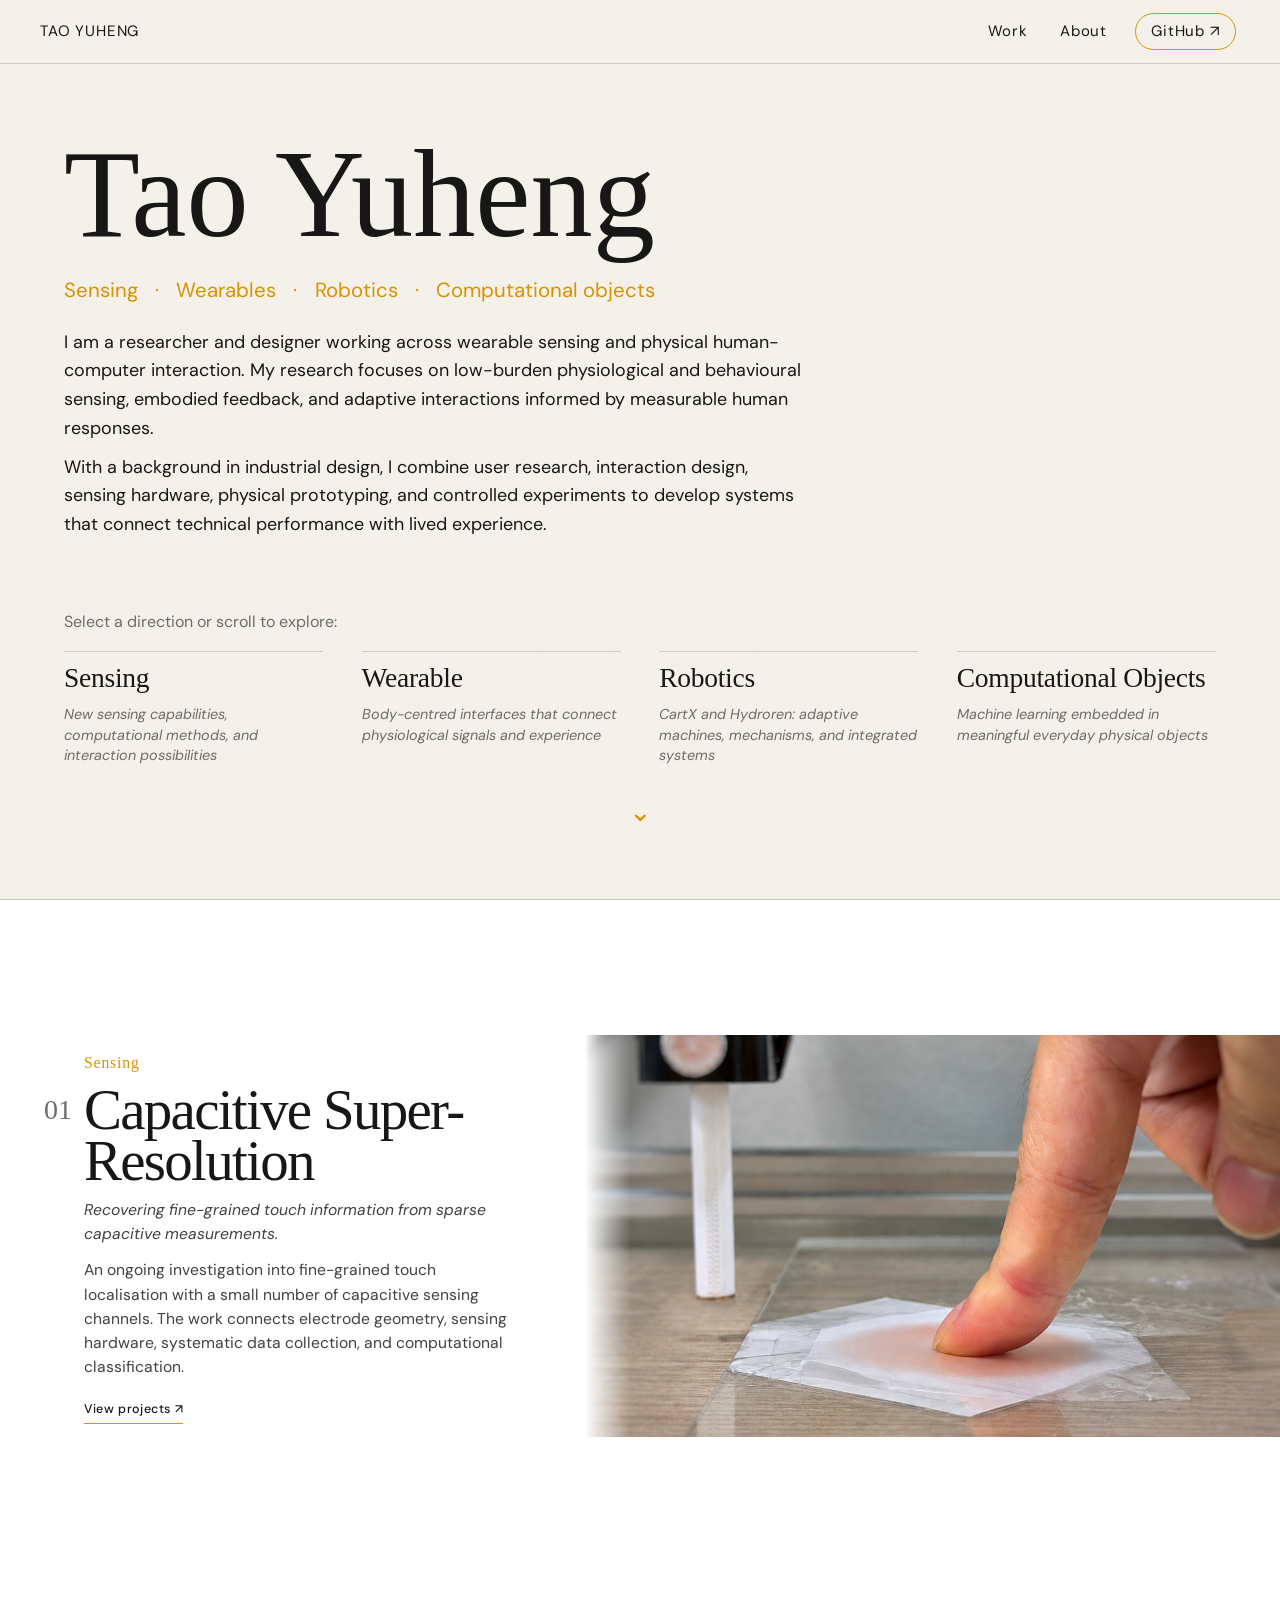
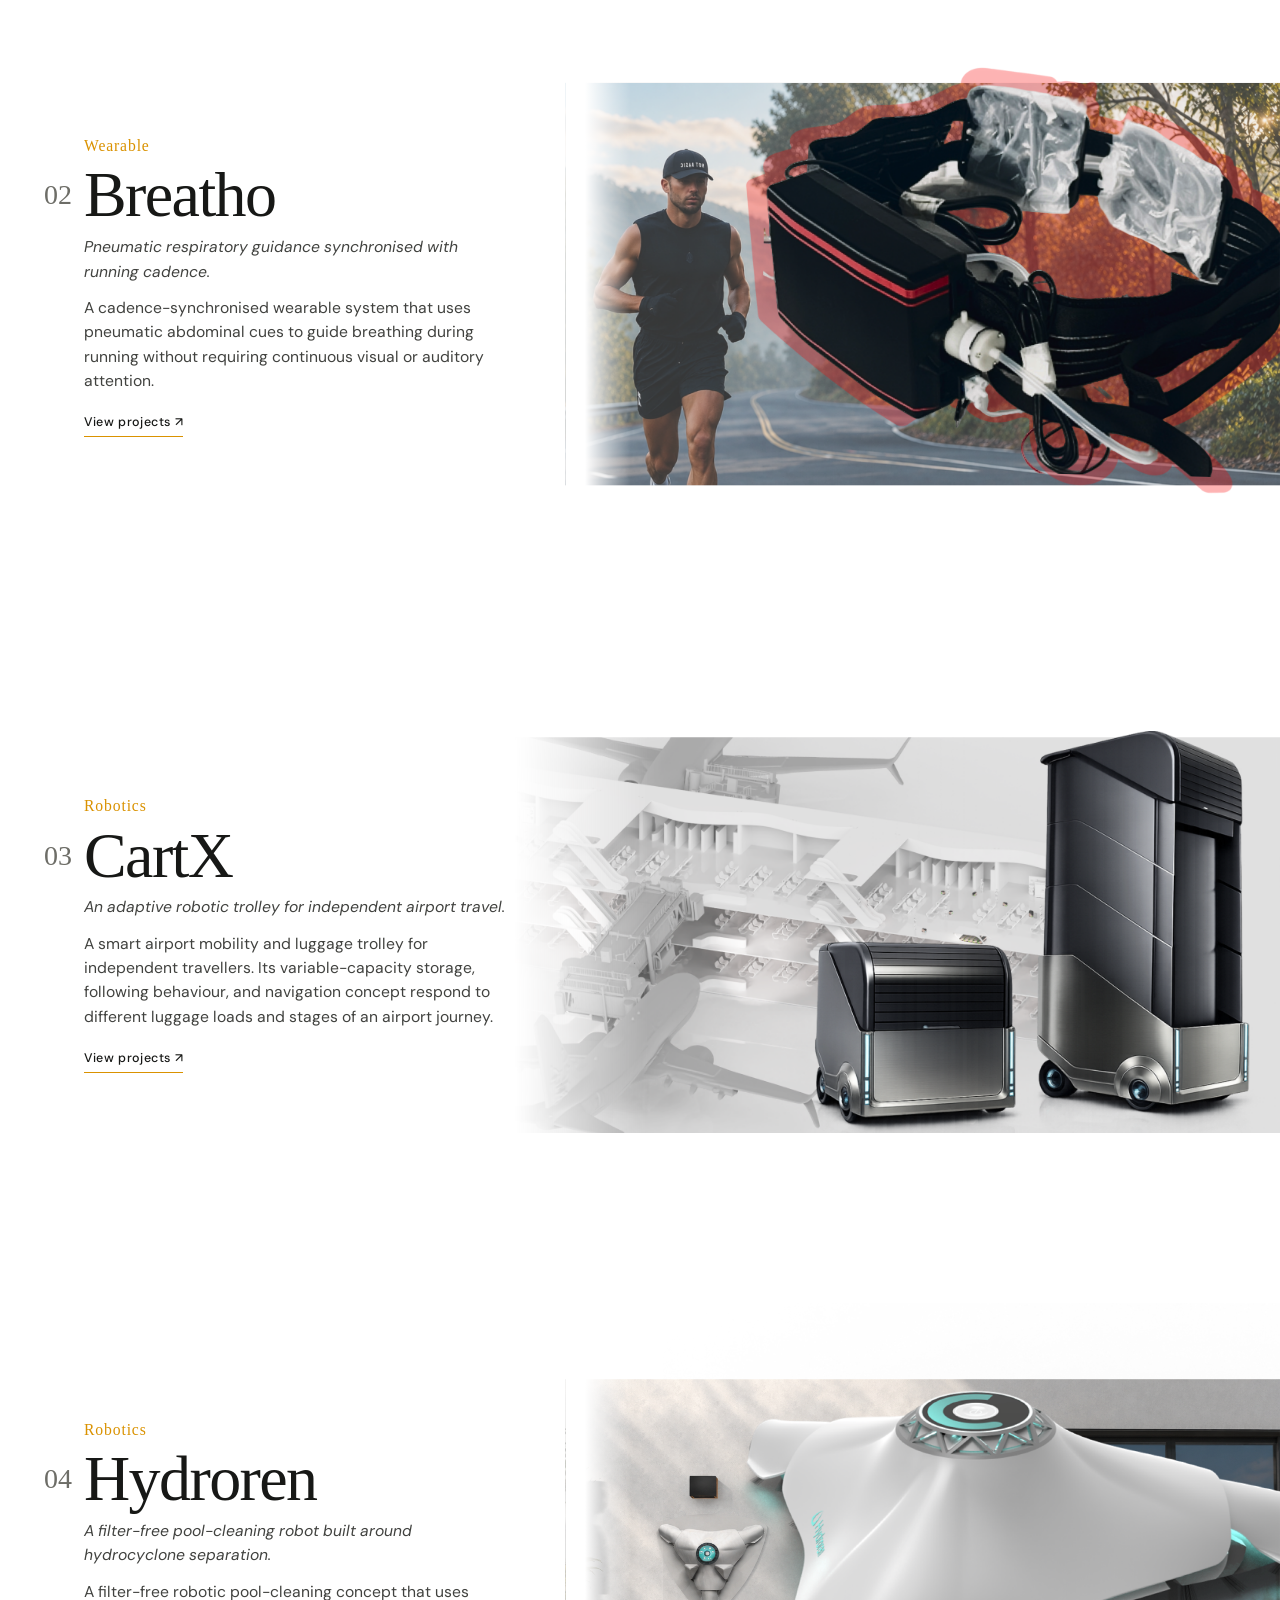
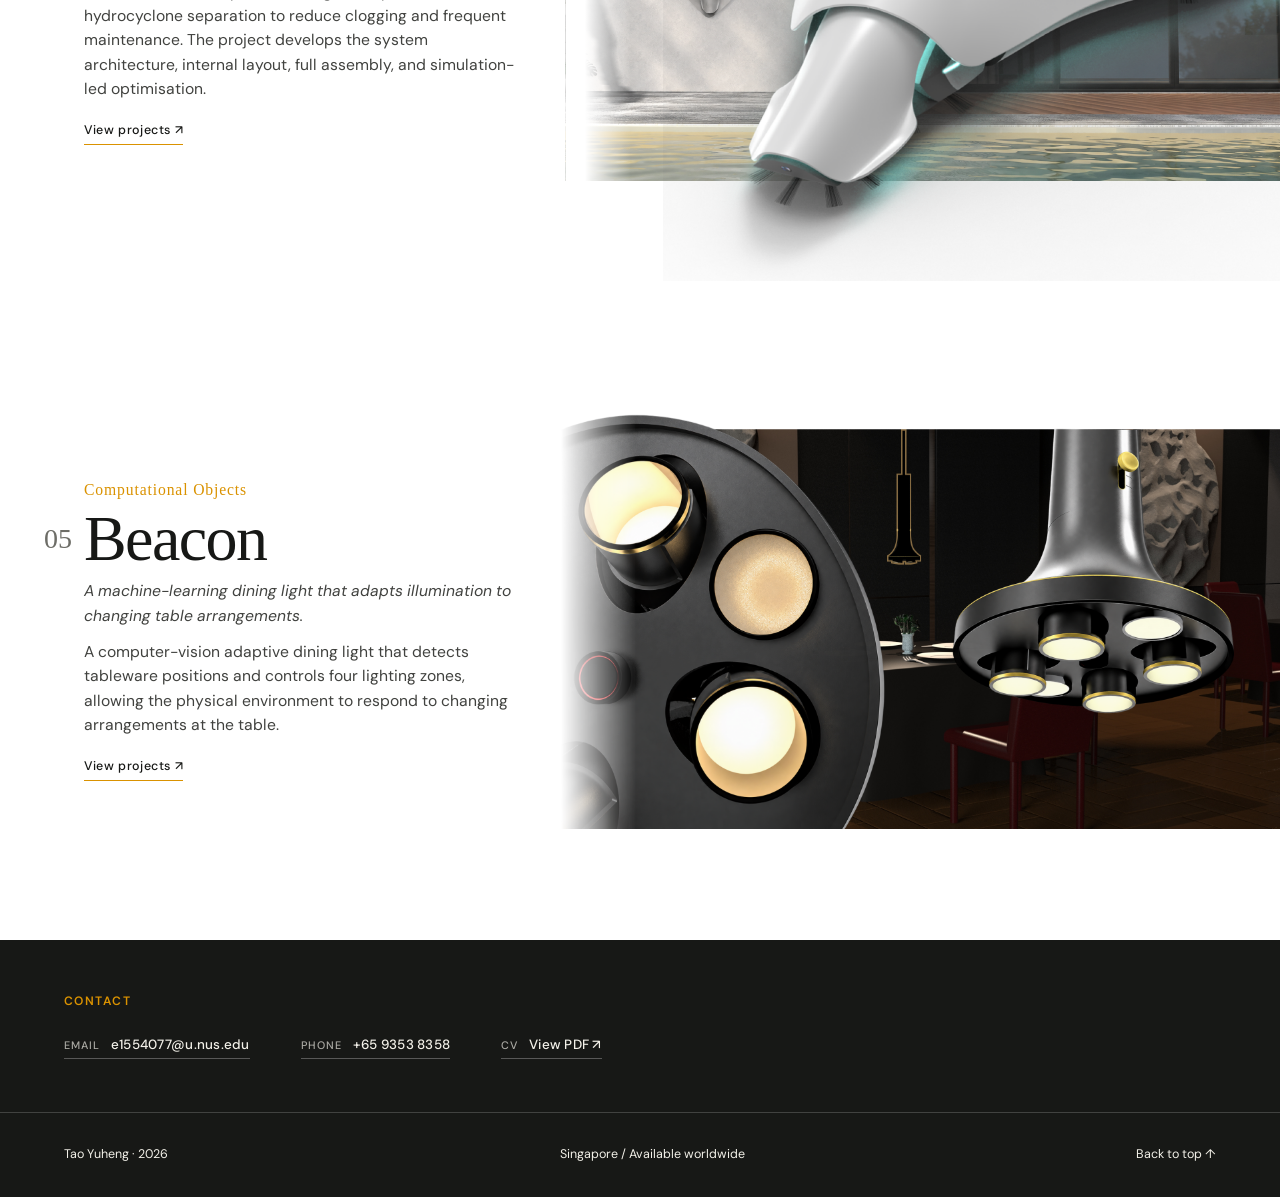
<file: index.html>
<!doctype html>
<html lang="en">
<head>
  <meta charset="utf-8">
  <meta name="viewport" content="width=device-width, initial-scale=1">
  <meta name="description" content="Tao Yuheng — designer and researcher working across wearable sensing, physical human-computer interaction, robotics, and intelligent products.">
  <title>Tao Yuheng — Design & Research</title>
  <link rel="preconnect" href="https://fonts.googleapis.com">
  <link rel="preconnect" href="https://fonts.gstatic.com" crossorigin>
  <link href="https://fonts.googleapis.com/css2?family=DM+Sans:opsz,wght@9..40,400;9..40,500;9..40,600&display=swap" rel="stylesheet">
  <link rel="stylesheet" href="styles.css?v=45">
</head>
<body>
  <header class="site-header">
    <a class="wordmark" href="#intro">TAO YUHENG</a>
    <nav aria-label="Primary navigation">
      <a href="#work">Work</a>
      <a href="#intro">About</a>
      <a class="button-link" href="https://github.com/tyh20020124-create">GitHub ↗</a>
    </nav>
  </header>

  <main>
    <section class="hero section" id="intro" data-section="0">
      <div class="hero-wash" aria-hidden="true"></div>
      <div class="hero-title-block">
        <h1>Tao Yuheng</h1>
        <p class="discipline"><span>Sensing</span><span class="discipline-separator" aria-hidden="true">·</span><span>Wearables</span><span class="discipline-separator" aria-hidden="true">·</span><span>Robotics</span><span class="discipline-separator" aria-hidden="true">·</span><span>Computational objects</span></p>
      </div>
      <div class="hero-copy">
        <p>I am a researcher and designer working across wearable sensing and physical human-computer interaction. My research focuses on low-burden physiological and behavioural sensing, embodied feedback, and adaptive interactions informed by measurable human responses.</p>
        <p>With a background in industrial design, I combine user research, interaction design, sensing hardware, physical prototyping, and controlled experiments to develop systems that connect technical performance with lived experience.</p>
      </div>
      <p class="explore-label">Select a direction or scroll to explore:</p>
      <div class="category-grid" id="work">
        <a href="#capacitive"><span class="category-title">Sensing</span><span>New sensing capabilities, computational methods, and interaction possibilities</span></a>
        <a href="#breatho"><span class="category-title">Wearable</span><span>Body-centred interfaces that connect physiological signals and experience</span></a>
        <a href="#cartx"><span class="category-title">Robotics</span><span>CartX and Hydroren: adaptive machines, mechanisms, and integrated systems</span></a>
        <a href="#beacon"><span class="category-title">Computational Objects</span><span>Machine learning embedded in meaningful everyday physical objects</span></a>
      </div>
      <a class="scroll-cue" href="#capacitive" aria-label="Scroll to selected work">⌄</a>
    </section>

    <section class="project section" id="beacon" data-section="1">
      <div class="visual-grid visual-grid--two">
        <a class="placeholder placeholder--wide project-cover beacon-home-cover" href="beacon.html"><img src="assets/beacon/web/home-hero.png?v=3" alt="Beacon adaptive pendant light shown in a restaurant interior"><span>BEACON · INTELLIGENT LIGHTING</span></a>
        <div class="placeholder placeholder--portrait"><span>DETAIL / PROCESS</span></div>
      </div>
      <div class="project-copy">
        <p class="project-number">05</p><p class="project-category">Computational Objects</p><h2>Beacon</h2>
        <p class="project-summary">A machine-learning dining light that adapts illumination to changing table arrangements.</p>
        <p class="lead">A computer-vision adaptive dining light that detects tableware positions and controls four lighting zones, allowing the physical environment to respond to changing arrangements at the table.</p>
        <div class="project-columns"><p>The project brings together design intent and production thinking, moving from exploratory form studies toward a resolved physical outcome.</p><p><strong>Focus:</strong> form development, model making, surface and detail, presentation design.</p></div>
        <a class="project-link" href="beacon.html" aria-label="View Beacon project">View projects ↗</a>
      </div>
    </section>

    <section class="project section" id="hydroren" data-section="2">
      <div class="visual-grid visual-grid--feature">
        <a class="placeholder placeholder--hero project-cover hydroren-home-cover" href="hydroren.html"><img src="assets/hydroren/web/home-hero.png?v=1" alt="Hydroren pool-cleaning robot beside a modern pool"><span>HYDROREN · ROBOTICS</span></a>
        <div class="placeholder"><span>SYSTEM / UI</span></div><div class="placeholder"><span>PHYSICAL PROTOTYPE</span></div>
      </div>
      <div class="project-copy">
        <p class="project-number">04</p><p class="project-category">Robotics</p><h2>Hydroren</h2>
        <p class="project-summary">A filter-free pool-cleaning robot built around hydrocyclone separation.</p>
        <p class="lead">A filter-free robotic pool-cleaning concept that uses hydrocyclone separation to reduce clogging and frequent maintenance. The project develops the system architecture, internal layout, full assembly, and simulation-led optimisation.</p>
        <div class="project-columns"><p>Hydroren treats maintenance as a complete experience rather than a standalone machine, considering movement, storage, control, and the pool environment together.</p><p><strong>Focus:</strong> user research, system architecture, CAD, prototyping, rendering, interface design.</p></div>
        <a class="project-link" href="hydroren.html" aria-label="View Hydroren project">View projects ↗</a>
      </div>
    </section>

    <section class="project section" id="cartx" data-section="3">
      <div class="visual-grid visual-grid--two visual-grid--reverse">
        <a class="placeholder placeholder--portrait project-cover cartx-home-cover" href="cartx.html"><img src="assets/cartx/web/home-hero.png?v=2" alt="CartX compact and expanded luggage configurations in an airport environment"></a>
        <div class="placeholder placeholder--wide"><span>FINAL CART SYSTEM</span></div>
      </div>
      <div class="project-copy">
        <p class="project-number">03</p><p class="project-category">Robotics</p><h2>CartX</h2>
        <p class="project-summary">An adaptive robotic trolley for independent airport travel.</p>
        <p class="lead">A smart airport mobility and luggage trolley for independent travellers. Its variable-capacity storage, following behaviour, and navigation concept respond to different luggage loads and stages of an airport journey.</p>
        <div class="project-columns"><p>The design was developed through research, full-system CAD, repeated component iteration, physical fabrication, and scenario-based evaluation.</p><p><strong>Focus:</strong> ergonomics, mechanisms, modularity, CAD assemblies, fabrication, testing.</p></div>
        <a class="project-link" href="cartx.html" aria-label="View CartX project">View projects ↗</a>
      </div>
    </section>

    <section class="project section" id="breatho" data-section="4">
      <div class="visual-grid visual-grid--feature">
        <a class="placeholder placeholder--hero project-cover breatho-home-cover" href="breatho.html"><img src="assets/breatho/web/home-hero.png?v=1" alt="Breatho wearable respiratory guidance system shown with a runner"><span>BREATHO · INTERACTION</span></a>
        <div class="placeholder"><span>DEVICE DETAIL</span></div><div class="placeholder"><span>STUDY / EXPERIENCE</span></div>
      </div>
      <div class="project-copy">
        <p class="project-number">02</p><p class="project-category">Wearable</p><h2>Breatho</h2>
        <p class="project-summary">Pneumatic respiratory guidance synchronised with running cadence.</p>
        <p class="lead">A cadence-synchronised wearable system that uses pneumatic abdominal cues to guide breathing during running without requiring continuous visual or auditory attention.</p>
        <div class="project-columns"><p>Breatho explores how subtle physiological signals can become perceptible through designed feedback, supporting reflection, connection, and new forms of interaction.</p><p><strong>Focus:</strong> research framing, sensing, prototyping, interaction design, study design.</p></div>
        <a class="project-link" href="breatho.html" aria-label="View Breatho project">View projects ↗</a>
      </div>
    </section>

    <section class="project section" id="capacitive" data-section="5">
      <div class="visual-grid visual-grid--two">
        <a class="placeholder placeholder--wide project-cover capacitive-home-cover" href="capacitive.html"><img src="assets/capacitive/web/home-hero.png?v=1" alt="Finger pressing a softly obscured capacitive electrode prototype"><span>CAPACITIVE SUPER-RESOLUTION · OVERVIEW</span></a>
        <div class="placeholder placeholder--portrait"><span>EXPERIMENT / DATA</span></div>
      </div>
      <div class="project-copy">
        <p class="project-number">01</p><p class="project-category">Sensing</p><h2>Capacitive Super-Resolution</h2>
        <p class="project-summary">Recovering fine-grained touch information from sparse capacitive measurements.</p>
        <p class="lead">An ongoing investigation into fine-grained touch localisation with a small number of capacitive sensing channels. The work connects electrode geometry, sensing hardware, systematic data collection, and computational classification.</p>
        <div class="project-columns"><p>The work examines the relationship between sensing hardware, data representation, and computational inference to expand the design space of touch interaction.</p><p><strong>Focus:</strong> experiments, data collection, modelling, evaluation, interaction applications.</p></div>
        <a class="project-link" href="capacitive.html" aria-label="View Capacitive Super-Resolution project">View projects ↗</a>
      </div>
    </section>

    <section class="contact section" id="contact" data-section="6">
      <p class="eyebrow">CONTACT</p>
      <div class="contact-row" aria-label="Contact information">
        <a href="mailto:e1554077@u.nus.edu"><span>Email</span><strong>e1554077@u.nus.edu</strong></a>
        <a href="tel:+6593538358"><span>Phone</span><strong>+65 9353 8358</strong></a>
        <a href="https://raw.githubusercontent.com/tyh20020124-create/tyh20020124-create.github.io/main/assets/cv/CV_Tao_Yuheng.pdf" target="_blank" rel="noreferrer"><span>CV</span><strong>View PDF ↗</strong></a>
      </div>
    </section>
  </main>

  <aside class="section-dots" aria-label="Page sections">
    <a href="#intro" aria-label="Introduction" class="is-active"></a><a href="#beacon" aria-label="Beacon"></a><a href="#hydroren" aria-label="Hydroren"></a><a href="#cartx" aria-label="CartX"></a><a href="#breatho" aria-label="Breatho"></a><a href="#capacitive" aria-label="Capacitive Super-Resolution"></a><a href="#contact" aria-label="Contact"></a>
  </aside>
  <footer><span>Tao Yuheng · 2026</span><span>Singapore / Available worldwide</span><a href="#intro">Back to top ↑</a></footer>
  <script src="script.js?v=2"></script>
</body>
</html>
</file>
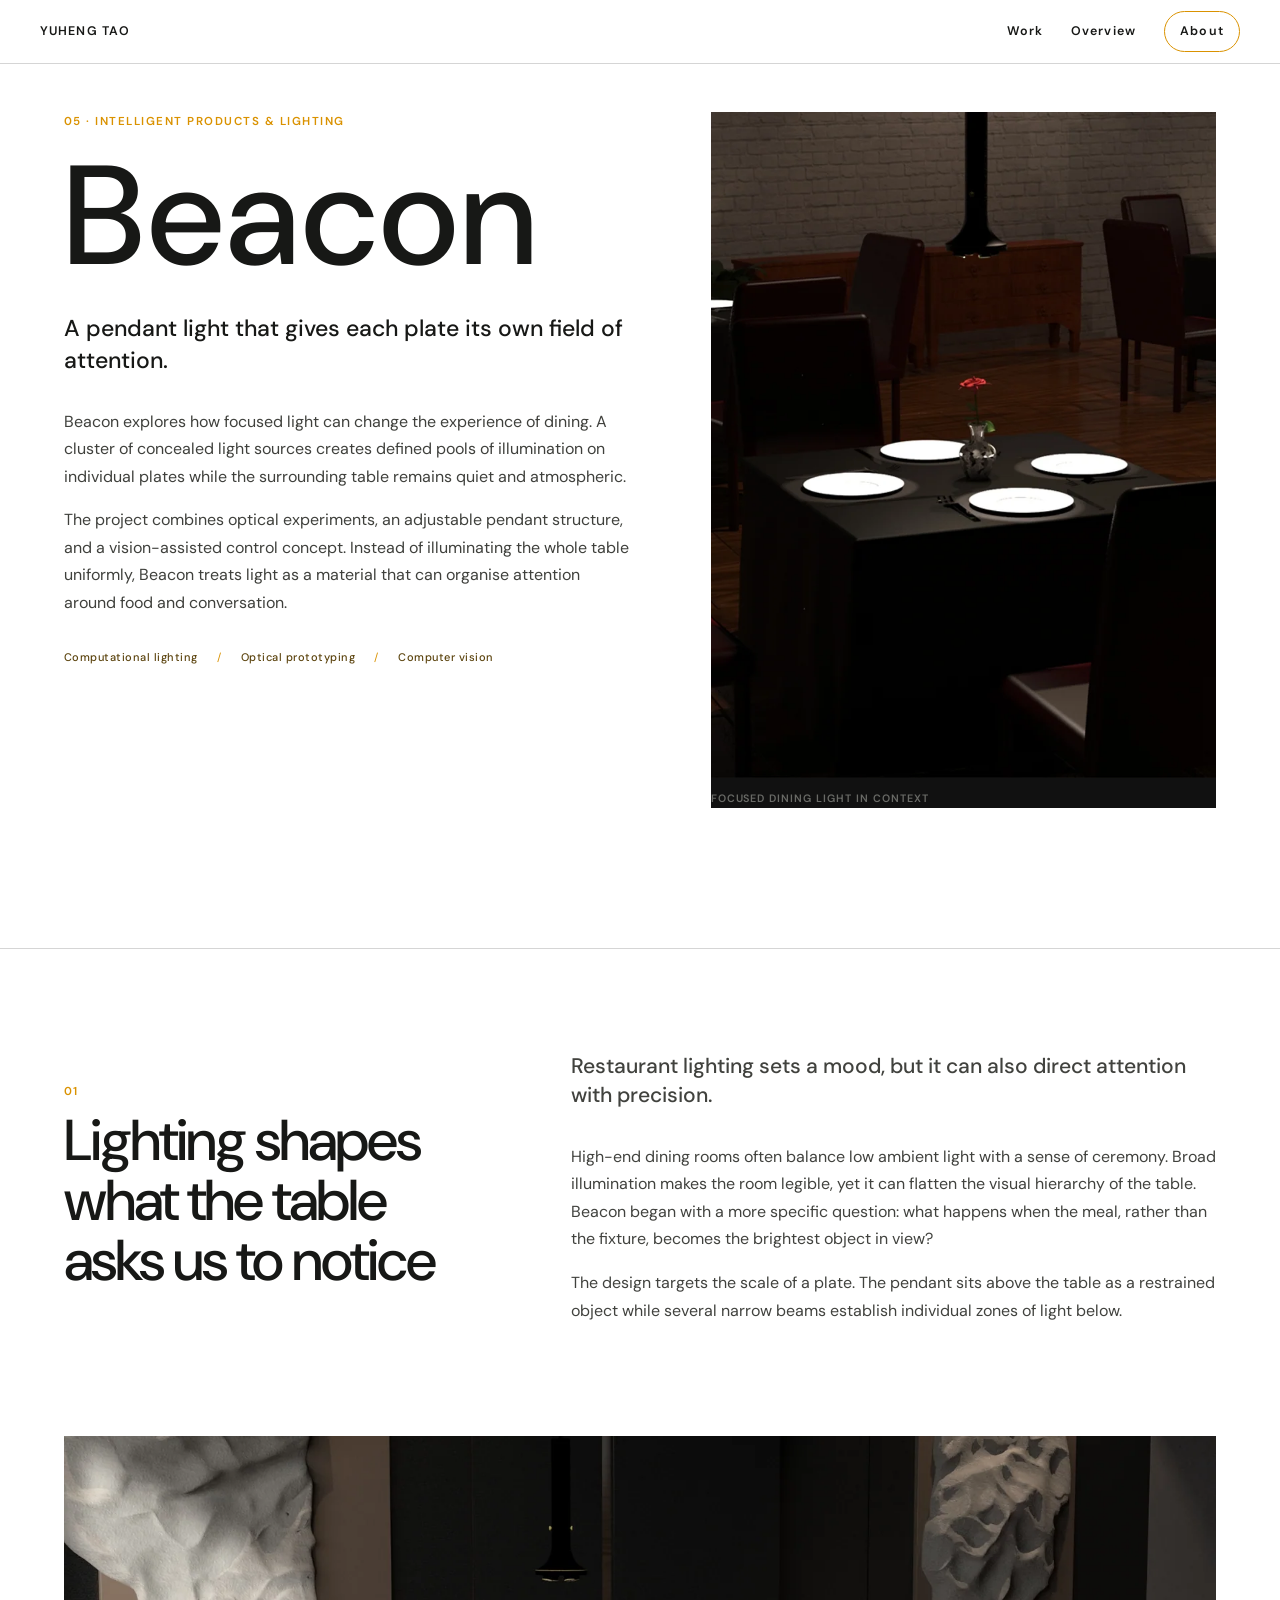
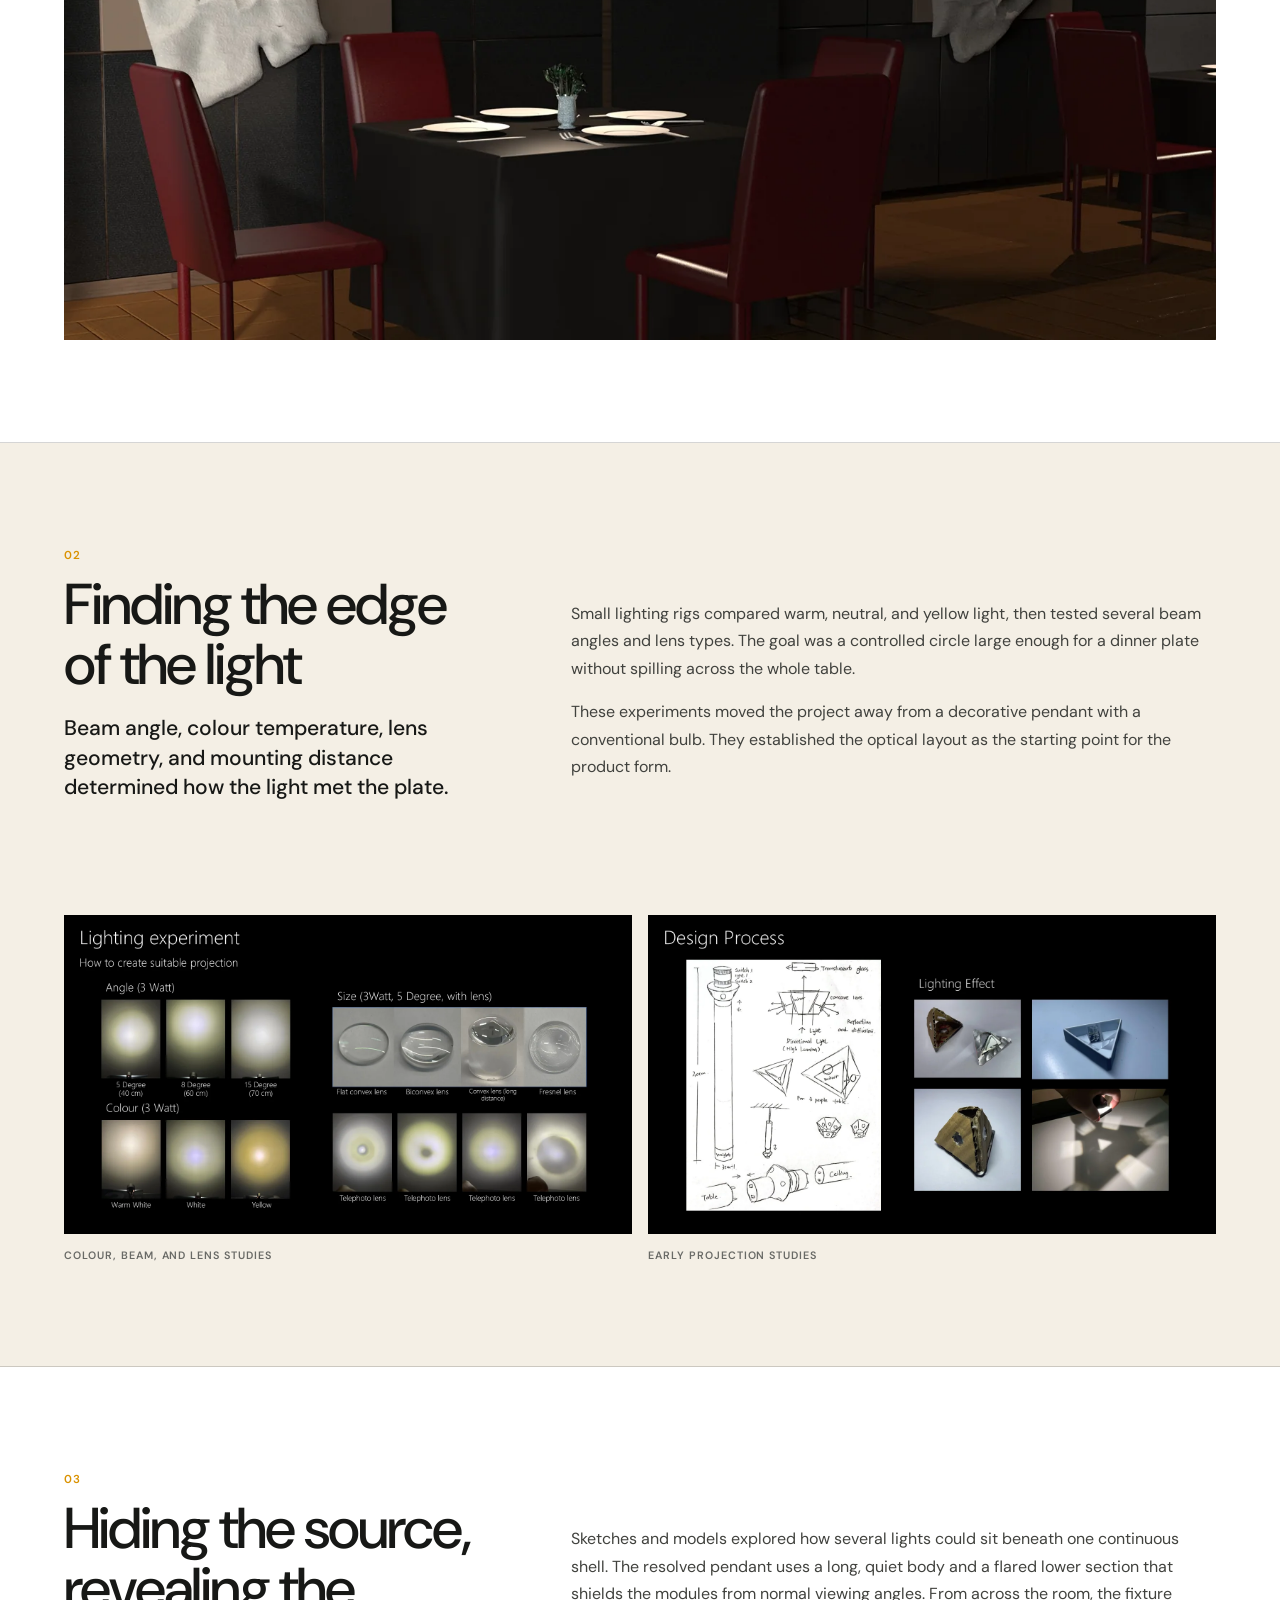
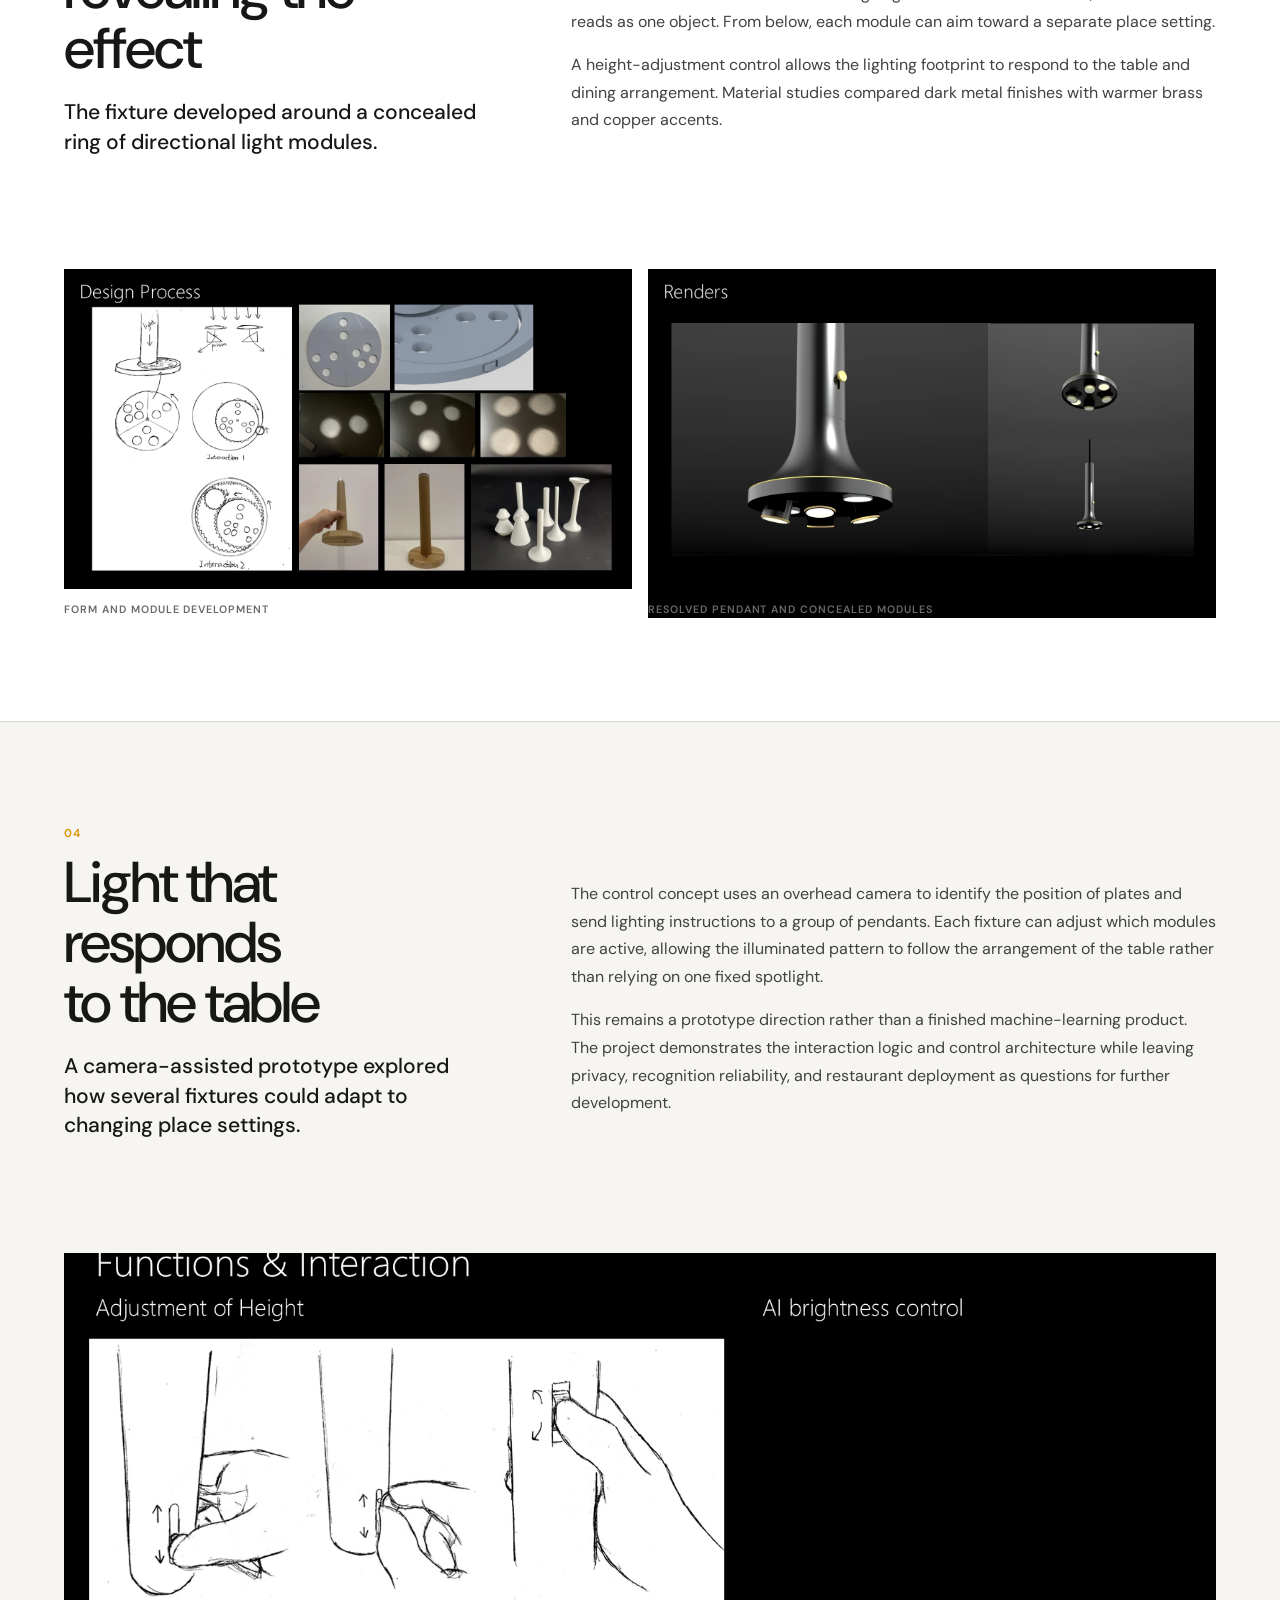
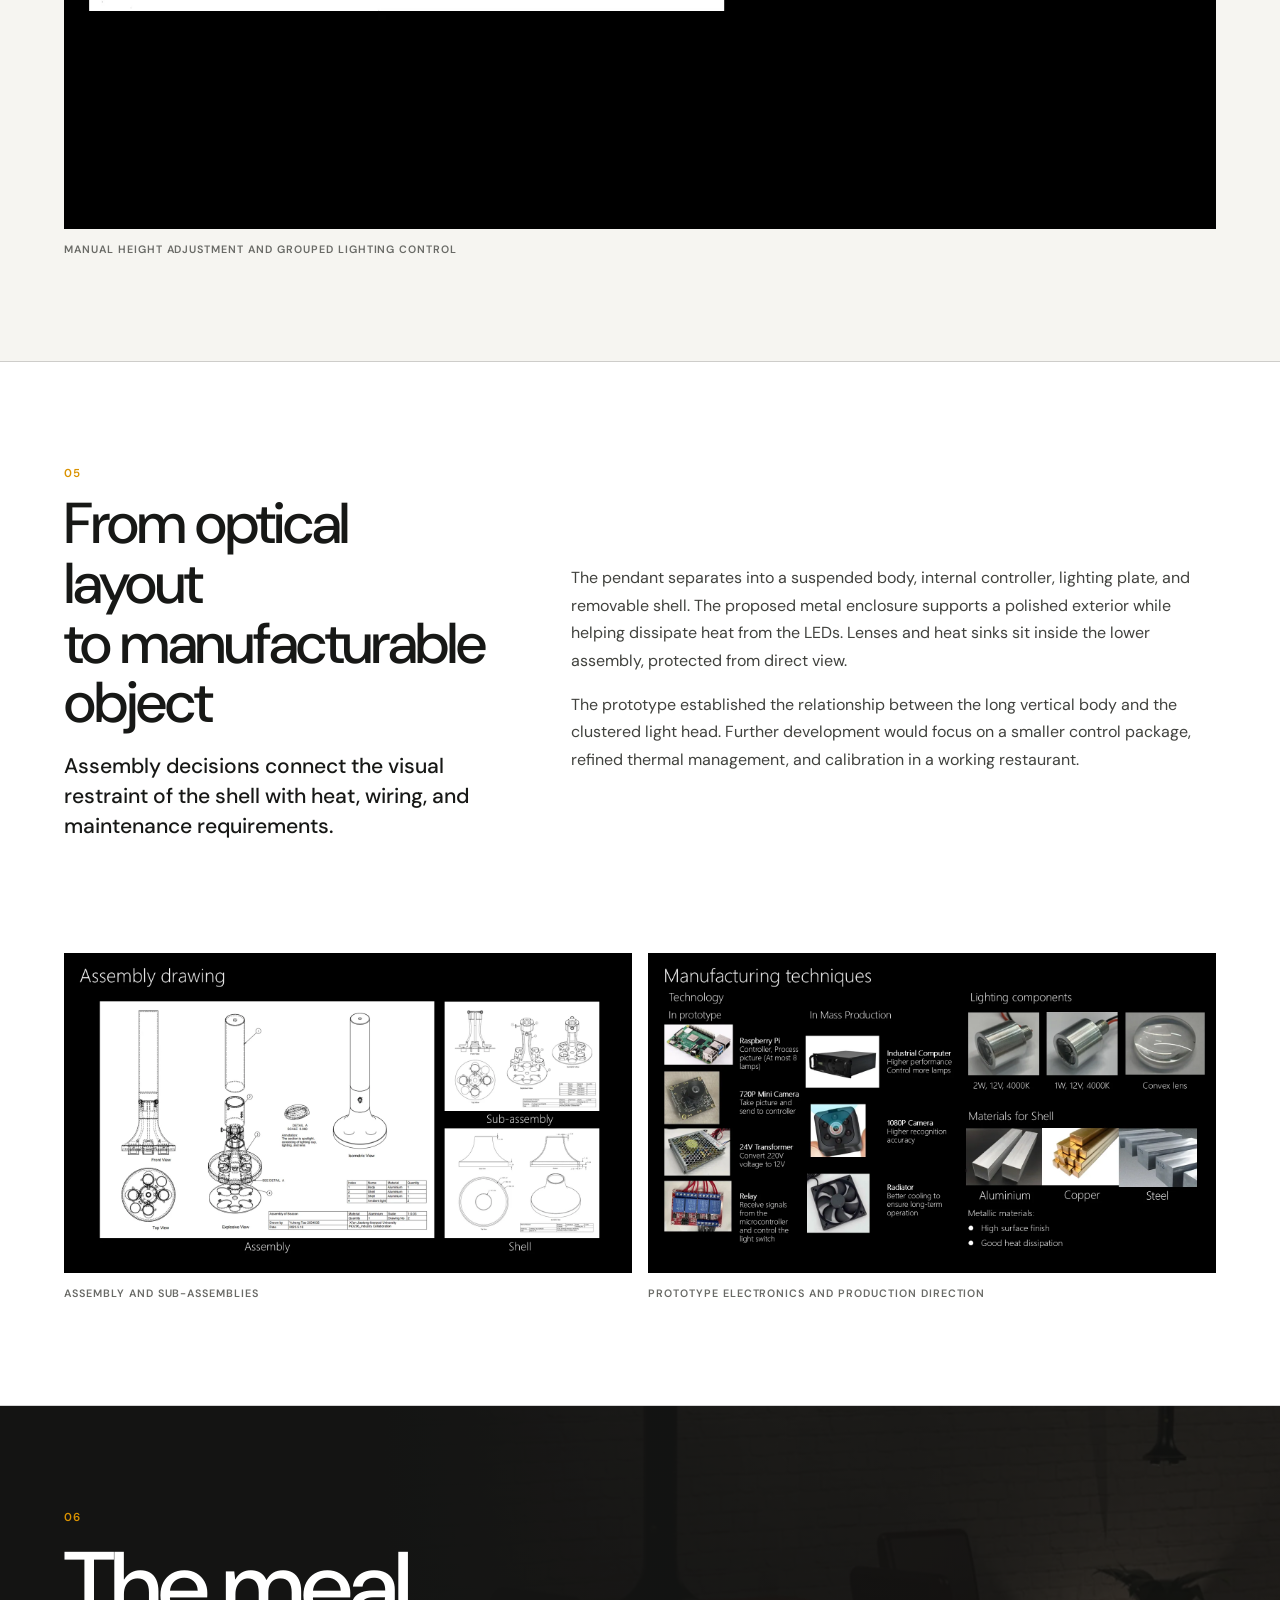
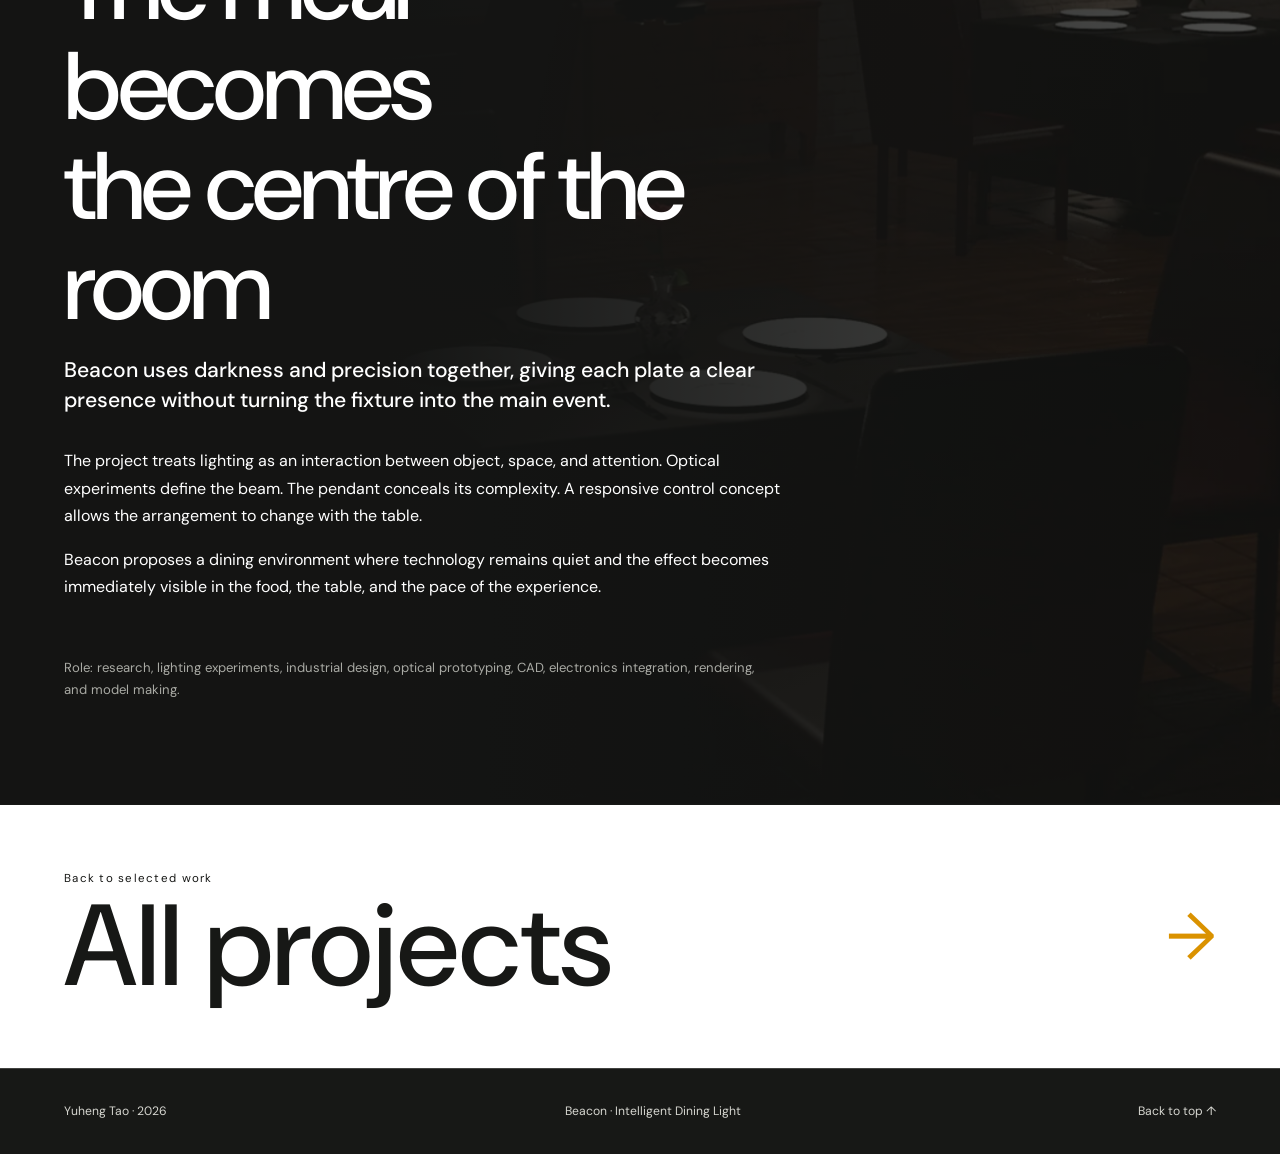
<file: beacon.html>
<!doctype html><html lang="en"><head><meta charset="utf-8"><meta name="viewport" content="width=device-width,initial-scale=1"><meta name="description" content="Beacon — a vision-assisted dining light by Yuheng Tao."><title>Beacon — Yuheng Tao</title><link rel="preconnect" href="https://fonts.googleapis.com"><link rel="preconnect" href="https://fonts.gstatic.com" crossorigin><link href="https://fonts.googleapis.com/css2?family=DM+Sans:opsz,wght@9..40,400;9..40,500;9..40,600&display=swap" rel="stylesheet"><link rel="stylesheet" href="capacitive.css?v=2"><link rel="stylesheet" href="beacon.css?v=1"></head>
<body><header class="site-header"><a class="wordmark" href="index.html">YUHENG TAO</a><nav aria-label="Project navigation"><a href="index.html#work">Work</a><a href="#overview">Overview</a><a class="button-link" href="index.html#about">About</a></nav></header><main>
<section class="project-hero beacon-hero" id="overview"><div class="hero-copy"><p class="eyebrow">05 · INTELLIGENT PRODUCTS & LIGHTING</p><h1>Beacon</h1><p class="hero-deck">A pendant light that gives each plate its own field of attention.</p><p class="hero-intro">Beacon explores how focused light can change the experience of dining. A cluster of concealed light sources creates defined pools of illumination on individual plates while the surrounding table remains quiet and atmospheric.</p><p class="hero-intro">The project combines optical experiments, an adjustable pendant structure, and a vision-assisted control concept. Instead of illuminating the whole table uniformly, Beacon treats light as a material that can organise attention around food and conversation.</p><ul class="keywords" aria-label="Project keywords"><li>Computational lighting</li><li>Optical prototyping</li><li>Computer vision</li></ul></div><figure class="hero-image"><img src="assets/beacon/web/hero-restaurant.webp" alt="Beacon pendant lights illuminating individual plates in a restaurant"><figcaption>Focused dining light in context</figcaption></figure></section>

<section class="story-section beacon-question" id="context"><div><p class="section-number">01</p><h2>Lighting shapes what the table asks us to notice</h2></div><div class="copy"><p class="subhead">Restaurant lighting sets a mood, but it can also direct attention with precision.</p><p>High-end dining rooms often balance low ambient light with a sense of ceremony. Broad illumination makes the room legible, yet it can flatten the visual hierarchy of the table. Beacon began with a more specific question: what happens when the meal, rather than the fixture, becomes the brightest object in view?</p><p>The design targets the scale of a plate. The pendant sits above the table as a restrained object while several narrow beams establish individual zones of light below.</p></div><img class="wide-image" src="assets/beacon/web/ambient-context.webp" alt="Restaurant interior with Beacon providing ambient light"></section>

<section class="story-section optics" id="optics"><div class="heading"><p class="section-number">02</p><h2>Finding the edge<br>of the light</h2><p class="subhead">Beam angle, colour temperature, lens geometry, and mounting distance determined how the light met the plate.</p></div><div class="copy"><p>Small lighting rigs compared warm, neutral, and yellow light, then tested several beam angles and lens types. The goal was a controlled circle large enough for a dinner plate without spilling across the whole table.</p><p>These experiments moved the project away from a decorative pendant with a conventional bulb. They established the optical layout as the starting point for the product form.</p></div><div class="image-pair"><figure><img src="assets/beacon/web/optical-tests.webp" alt="Beacon beam angle, colour, and lens experiments"><figcaption>Colour, beam, and lens studies</figcaption></figure><figure><img src="assets/beacon/web/light-effect-studies.webp" alt="Physical lighting-effect prototypes"><figcaption>Early projection studies</figcaption></figure></div></section>

<section class="story-section form" id="form"><div class="heading"><p class="section-number">03</p><h2>Hiding the source,<br>revealing the effect</h2><p class="subhead">The fixture developed around a concealed ring of directional light modules.</p></div><div class="copy"><p>Sketches and models explored how several lights could sit beneath one continuous shell. The resolved pendant uses a long, quiet body and a flared lower section that shields the modules from normal viewing angles. From across the room, the fixture reads as one object. From below, each module can aim toward a separate place setting.</p><p>A height-adjustment control allows the lighting footprint to respond to the table and dining arrangement. Material studies compared dark metal finishes with warmer brass and copper accents.</p></div><div class="image-pair"><figure><img src="assets/beacon/web/form-development.webp" alt="Beacon sketches and physical form models"><figcaption>Form and module development</figcaption></figure><figure class="dark"><img src="assets/beacon/web/final-render.webp" alt="Final Beacon pendant light rendering"><figcaption>Resolved pendant and concealed modules</figcaption></figure></div></section>

<section class="story-section intelligence" id="interaction"><div class="heading"><p class="section-number">04</p><h2>Light that responds<br>to the table</h2><p class="subhead">A camera-assisted prototype explored how several fixtures could adapt to changing place settings.</p></div><div class="copy"><p>The control concept uses an overhead camera to identify the position of plates and send lighting instructions to a group of pendants. Each fixture can adjust which modules are active, allowing the illuminated pattern to follow the arrangement of the table rather than relying on one fixed spotlight.</p><p>This remains a prototype direction rather than a finished machine-learning product. The project demonstrates the interaction logic and control architecture while leaving privacy, recognition reliability, and restaurant deployment as questions for further development.</p></div><figure class="wide-card"><img src="assets/beacon/web/height-and-control.webp" alt="Height adjustment and camera-assisted brightness control concept"><figcaption>Manual height adjustment and grouped lighting control</figcaption></figure></section>

<section class="story-section making" id="making"><div class="heading"><p class="section-number">05</p><h2>From optical layout<br>to manufacturable object</h2><p class="subhead">Assembly decisions connect the visual restraint of the shell with heat, wiring, and maintenance requirements.</p></div><div class="copy"><p>The pendant separates into a suspended body, internal controller, lighting plate, and removable shell. The proposed metal enclosure supports a polished exterior while helping dissipate heat from the LEDs. Lenses and heat sinks sit inside the lower assembly, protected from direct view.</p><p>The prototype established the relationship between the long vertical body and the clustered light head. Further development would focus on a smaller control package, refined thermal management, and calibration in a working restaurant.</p></div><div class="image-pair"><figure><img src="assets/beacon/web/assembly.webp" alt="Beacon assembly and technical drawings"><figcaption>Assembly and sub-assemblies</figcaption></figure><figure><img src="assets/beacon/web/manufacturing.webp" alt="Beacon prototype electronics, materials, and manufacturing plan"><figcaption>Prototype electronics and production direction</figcaption></figure></div></section>

<section class="story-section story-section--closing beacon-closing" id="closing"><div class="closing-bg"><img src="assets/beacon/web/hero-restaurant.webp" alt="Beacon lights in a dining room"></div><p class="section-number">06</p><h2>The meal becomes<br>the centre of the room</h2><p class="subhead">Beacon uses darkness and precision together, giving each plate a clear presence without turning the fixture into the main event.</p><div class="closing-copy"><p>The project treats lighting as an interaction between object, space, and attention. Optical experiments define the beam. The pendant conceals its complexity. A responsive control concept allows the arrangement to change with the table.</p><p>Beacon proposes a dining environment where technology remains quiet and the effect becomes immediately visible in the food, the table, and the pace of the experience.</p></div><p class="role">Role: research, lighting experiments, industrial design, optical prototyping, CAD, electronics integration, rendering, and model making.</p></section>
<a class="next-project" href="index.html#capacitive"><span>Back to selected work</span><strong>All projects</strong><b>→</b></a></main><footer><span>Yuheng Tao · 2026</span><span>Beacon · Intelligent Dining Light</span><a href="#overview">Back to top ↑</a></footer></body></html>
</file>
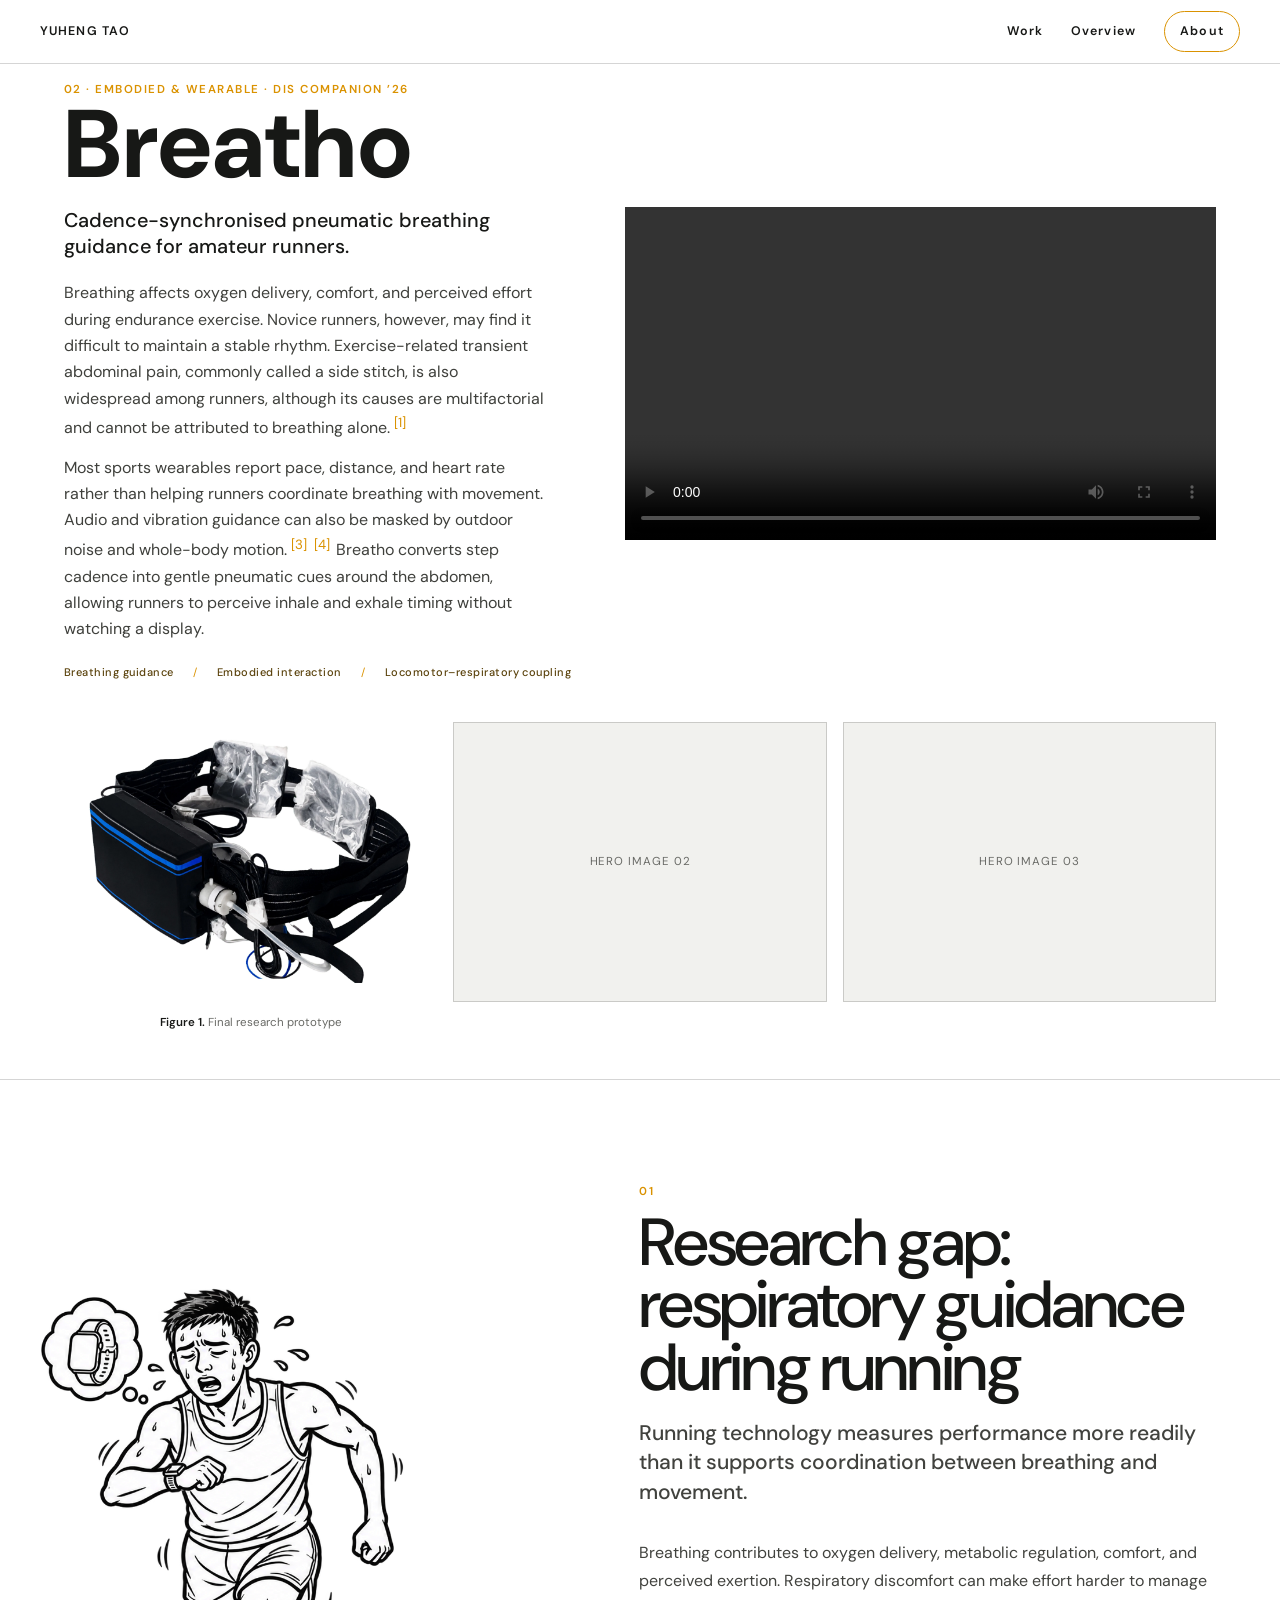
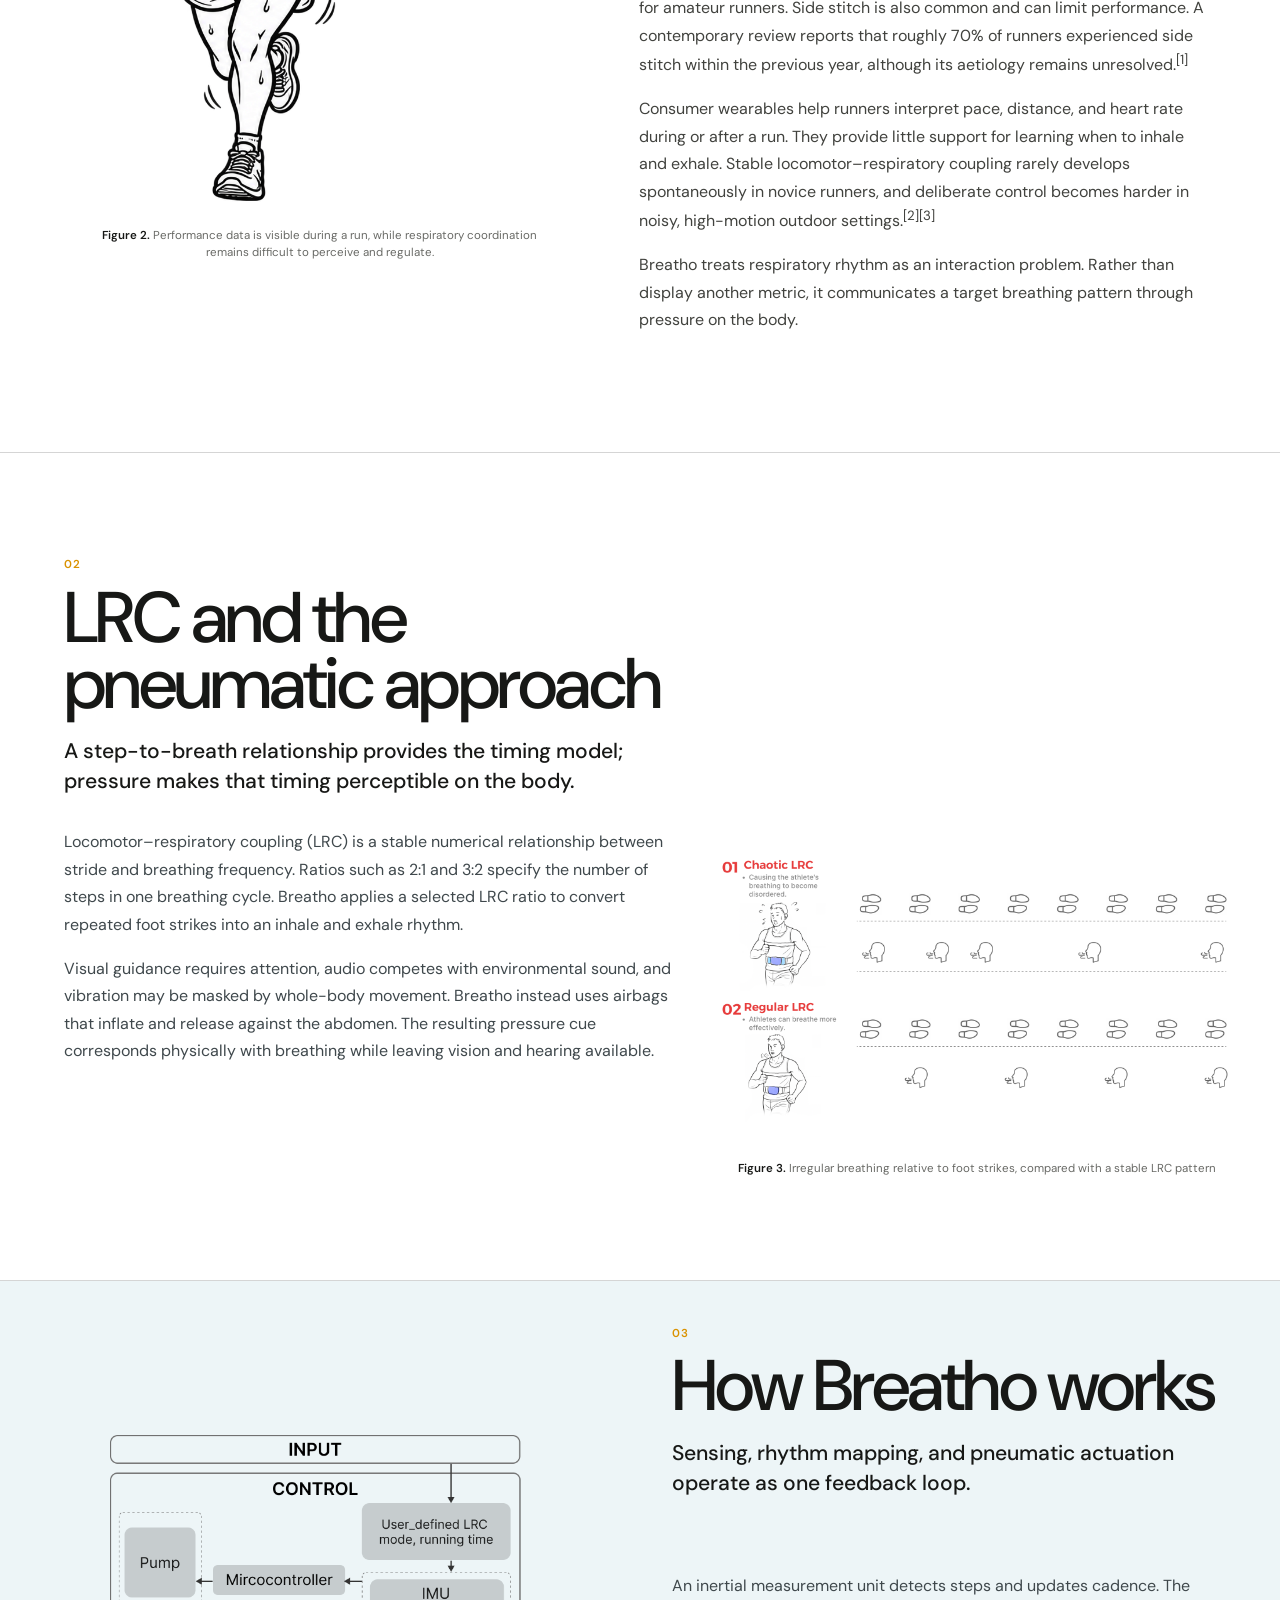
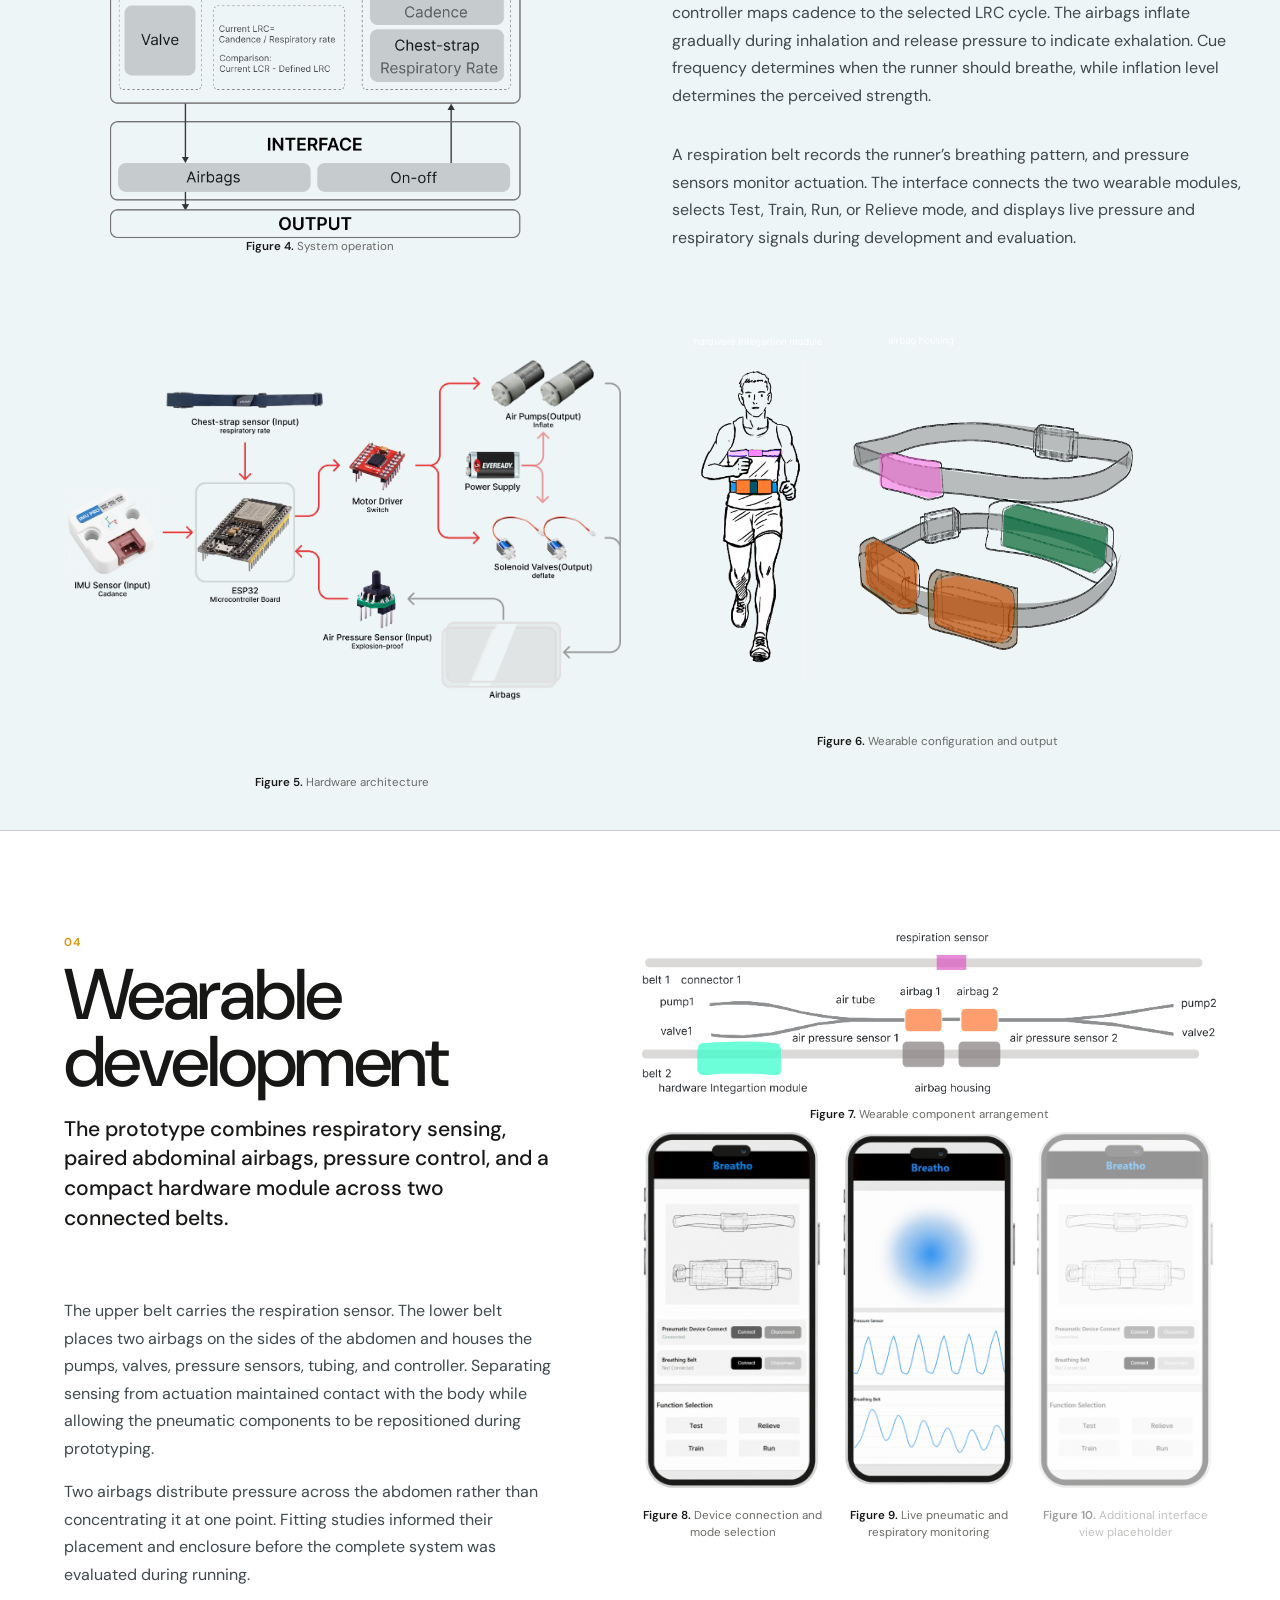
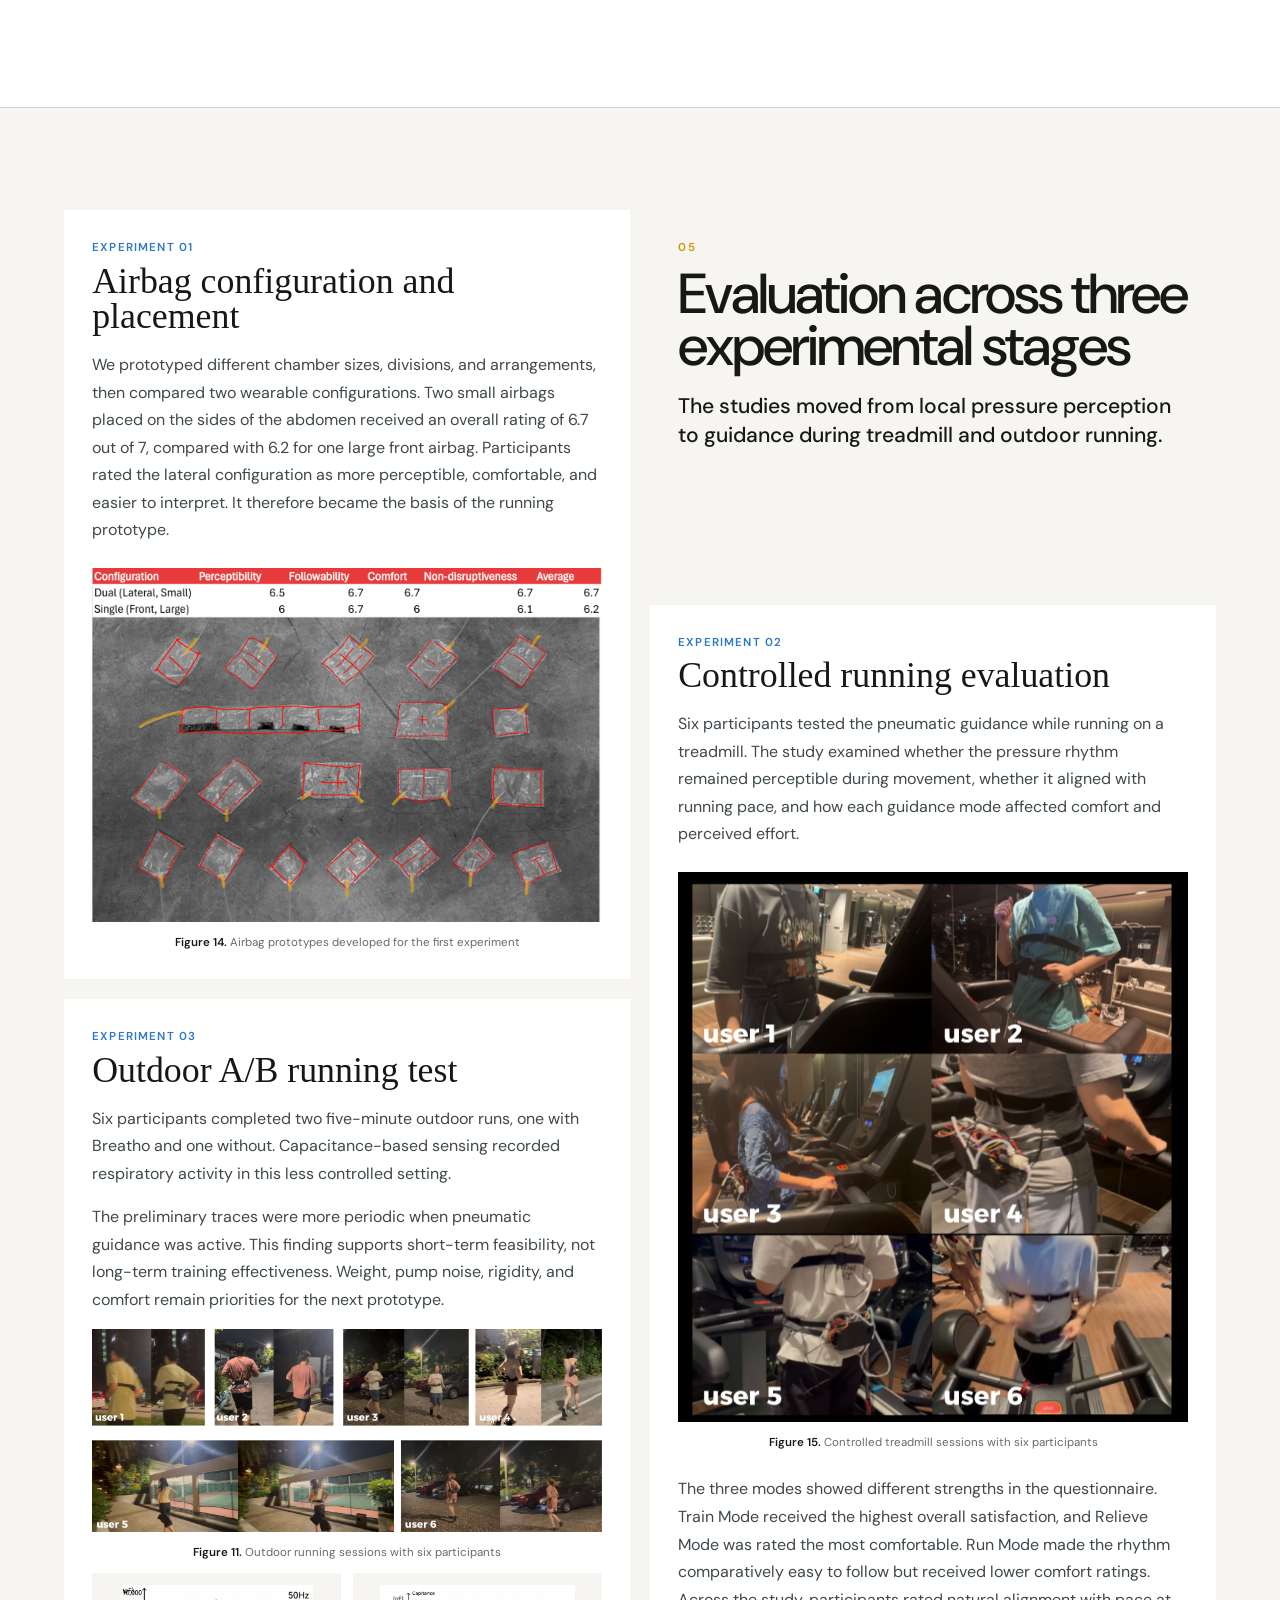
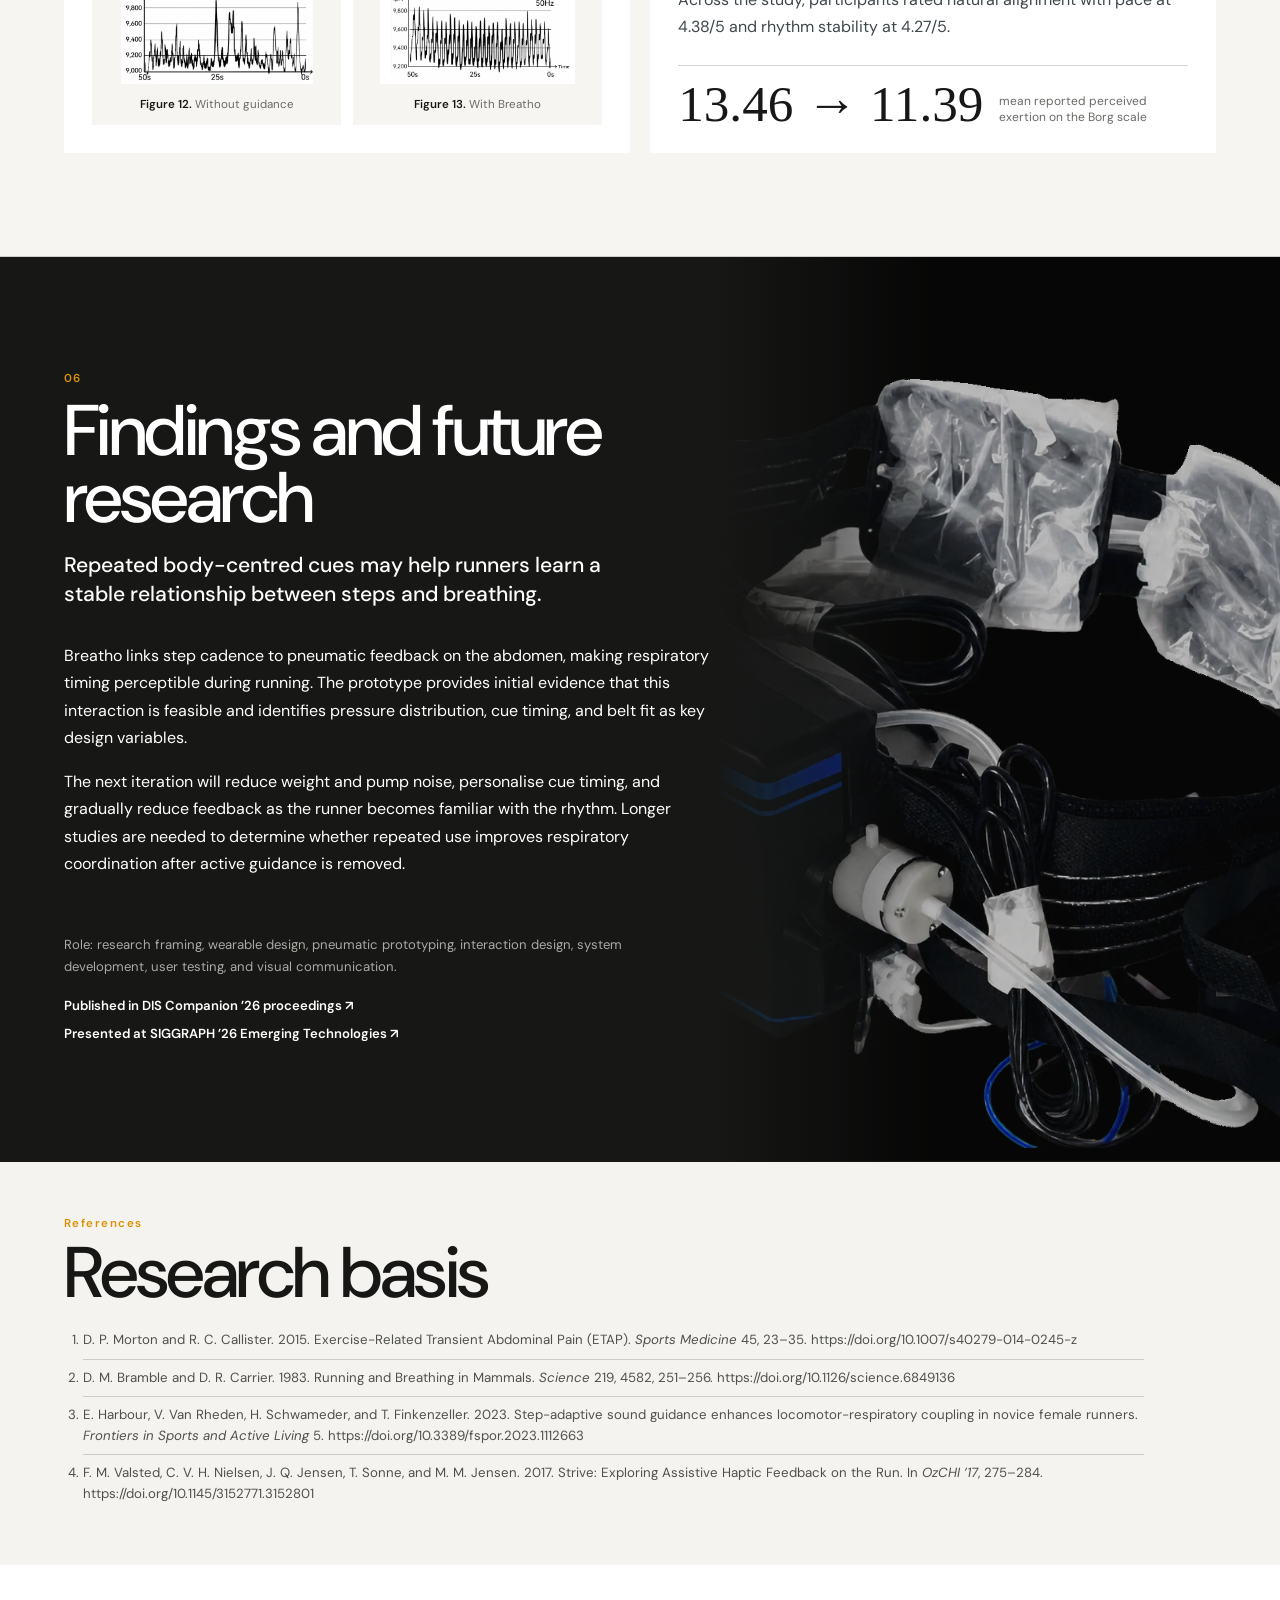
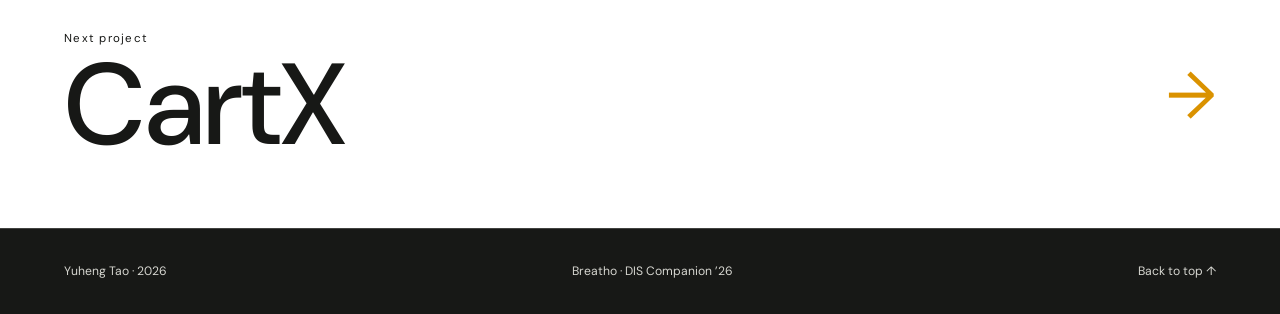
<file: breatho.html>
<!doctype html>
<html lang="en">
<head>
  <meta charset="utf-8">
  <meta name="viewport" content="width=device-width, initial-scale=1">
  <meta name="description" content="Breatho, an embodied respiratory guidance wearable for runners by Yuheng Tao.">
  <title>Breatho | Yuheng Tao</title>
  <link rel="preconnect" href="https://fonts.googleapis.com">
  <link rel="preconnect" href="https://fonts.gstatic.com" crossorigin>
  <link href="https://fonts.googleapis.com/css2?family=DM+Sans:opsz,wght@9..40,400;9..40,500;9..40,600&family=Libre+Caslon+Display&display=swap" rel="stylesheet">
  <link rel="stylesheet" href="capacitive.css?v=2">
  <link rel="stylesheet" href="breatho.css?v=2">
</head>
<body>
  <header class="site-header">
    <a class="wordmark" href="index.html">YUHENG TAO</a>
    <nav aria-label="Project navigation">
      <a href="index.html#work">Work</a>
      <a href="#overview">Overview</a>
      <a class="button-link" href="index.html#about">About</a>
    </nav>
  </header>

  <main>
    <section class="project-hero breatho-hero" id="overview">
      <div class="hero-title">
        <p class="eyebrow">02 · EMBODIED & WEARABLE · DIS COMPANION ’26</p>
        <h1>Breatho</h1>
      </div>
      <div class="hero-details">
        <p class="hero-deck">Cadence-synchronised pneumatic breathing guidance for amateur runners.</p>
        <p class="hero-intro">Breathing affects oxygen delivery, comfort, and perceived effort during endurance exercise. Novice runners, however, may find it difficult to maintain a stable rhythm. Exercise-related transient abdominal pain, commonly called a side stitch, is also widespread among runners, although its causes are multifactorial and cannot be attributed to breathing alone.<sup><a href="#breatho-ref-1">[1]</a></sup></p>
        <p class="hero-intro">Most sports wearables report pace, distance, and heart rate rather than helping runners coordinate breathing with movement. Audio and vibration guidance can also be masked by outdoor noise and whole-body motion.<sup><a href="#breatho-ref-3">[3]</a></sup><sup><a href="#breatho-ref-4">[4]</a></sup> Breatho converts step cadence into gentle pneumatic cues around the abdomen, allowing runners to perceive inhale and exhale timing without watching a display.</p>
        <ul class="keywords" aria-label="Author keywords"><li>Breathing guidance</li><li>Embodied interaction</li><li>Locomotor–respiratory coupling</li></ul>
      </div>
      <div class="hero-video" aria-label="Breatho design concept video"><video controls playsinline preload="metadata"><source src="assets/breatho/breatho-design-concept.mp4" type="video/mp4">Your browser does not support embedded video.</video></div>
      <div class="breatho-hero-gallery">
        <figure class="hero-image"><img src="assets/breatho/prototype-hero.webp" alt="Breatho respiratory guidance belt with pneumatic chambers and controller"><figcaption>Final research prototype</figcaption></figure>
        <div class="hero-placeholder" aria-label="Hero image placeholder"><span>Hero image 02</span></div>
        <div class="hero-placeholder" aria-label="Hero image placeholder"><span>Hero image 03</span></div>
      </div>
    </section>

    <section class="story-section breath-question alternating-row alternating-row--media-left">
      <figure class="gap-illustration"><img src="assets/breatho/research-gap-runner-crop.png" alt="Exhausted runner checking a professional sports watch that shows performance data but provides no direct breathing guidance"><figcaption>Performance data is visible during a run, while respiratory coordination remains difficult to perceive and regulate.</figcaption></figure>
      <div class="alternating-copy"><div class="question-heading"><p class="section-number">01</p><h2>Research gap: respiratory guidance during running</h2></div>
      <div class="question-copy"><p class="subhead">Running technology measures performance more readily than it supports coordination between breathing and movement.</p><p>Breathing contributes to oxygen delivery, metabolic regulation, comfort, and perceived exertion. Respiratory discomfort can make effort harder to manage for amateur runners. Side stitch is also common and can limit performance. A contemporary review reports that roughly 70% of runners experienced side stitch within the previous year, although its aetiology remains unresolved.<sup><a href="#breatho-ref-1">[1]</a></sup></p><p>Consumer wearables help runners interpret pace, distance, and heart rate during or after a run. They provide little support for learning when to inhale and exhale. Stable locomotor–respiratory coupling rarely develops spontaneously in novice runners, and deliberate control becomes harder in noisy, high-motion outdoor settings.<sup><a href="#breatho-ref-2">[2]</a></sup><sup><a href="#breatho-ref-3">[3]</a></sup></p><p>Breatho treats respiratory rhythm as an interaction problem. Rather than display another metric, it communicates a target breathing pattern through pressure on the body.</p></div></div>
    </section>

    <section class="story-section theory-section alternating-row alternating-row--media-right">
      <div class="alternating-copy"><div class="theory-heading"><p class="section-number">02</p><h2>LRC and the pneumatic approach</h2><p class="subhead">A step-to-breath relationship provides the timing model; pressure makes that timing perceptible on the body.</p></div>
      <div class="theory-copy"><p>Locomotor–respiratory coupling (LRC) is a stable numerical relationship between stride and breathing frequency. Ratios such as 2:1 and 3:2 specify the number of steps in one breathing cycle. Breatho applies a selected LRC ratio to convert repeated foot strikes into an inhale and exhale rhythm.</p><p>Visual guidance requires attention, audio competes with environmental sound, and vibration may be masked by whole-body movement. Breatho instead uses airbags that inflate and release against the abdomen. The resulting pressure cue corresponds physically with breathing while leaving vision and hearing available.</p></div></div>
      <figure class="lrc-figure"><img src="assets/breatho/lrc-theory.png" alt="Comparison between irregular and regular locomotor-respiratory coupling patterns"><figcaption>Irregular breathing relative to foot strikes, compared with a stable LRC pattern</figcaption></figure>
    </section>

    <section class="story-section system-section" id="how-breatho-works">
      <figure class="system-visual system-flow"><img class="diagram-invert" src="assets/breatho/system-control-flow.png" alt="Breatho input, control, interface, and output system diagram"><figcaption>System operation</figcaption></figure>
      <div class="system-narrative"><div class="system-heading"><p class="section-number">03</p><h2>How Breatho works</h2><p class="subhead">Sensing, rhythm mapping, and pneumatic actuation operate as one feedback loop.</p></div>
      <div class="system-copy"><p>An inertial measurement unit detects steps and updates cadence. The controller maps cadence to the selected LRC cycle. The airbags inflate gradually during inhalation and release pressure to indicate exhalation. Cue frequency determines when the runner should breathe, while inflation level determines the perceived strength.</p><p>A respiration belt records the runner’s breathing pattern, and pressure sensors monitor actuation. The interface connects the two wearable modules, selects Test, Train, Run, or Relieve mode, and displays live pressure and respiratory signals during development and evaluation.</p></div></div>
      <figure class="system-visual hardware-diagram"><img src="assets/breatho/hardware-architecture-clean.png" alt="Breatho hardware architecture connecting sensors, controller, pumps, valves, and airbags"><figcaption>Hardware architecture</figcaption></figure>
      <figure class="system-visual wearable-output"><img class="diagram-invert" src="assets/breatho/wearable-output.png" alt="Runner wearing Breatho alongside the two-belt pneumatic configuration"><figcaption>Wearable configuration and output</figcaption></figure>
    </section>

    <section class="story-section development-section" id="wearable-development">
      <div class="development-text"><div class="development-heading"><p class="section-number">04</p><h2>Wearable development</h2><p class="subhead">The prototype combines respiratory sensing, paired abdominal airbags, pressure control, and a compact hardware module across two connected belts.</p></div>
      <div class="development-copy"><p>The upper belt carries the respiration sensor. The lower belt places two airbags on the sides of the abdomen and houses the pumps, valves, pressure sensors, tubing, and controller. Separating sensing from actuation maintained contact with the body while allowing the pneumatic components to be repositioned during prototyping.</p><p>Two airbags distribute pressure across the abdomen rather than concentrating it at one point. Fitting studies informed their placement and enclosure before the complete system was evaluated during running.</p></div></div>
      <div class="development-media"><figure class="wearable-map"><img src="assets/breatho/wearable-architecture-clean.png" alt="Breatho wearable architecture showing two belts, respiratory sensor, airbags, pumps, valves, pressure sensors, and hardware module"><figcaption>Wearable component arrangement</figcaption></figure>
      <div class="interface-pair"><figure><img src="assets/breatho/interface-modes.png" alt="Breatho interface for connecting the wearable modules and selecting guidance modes"><figcaption>Device connection and mode selection</figcaption></figure><figure><img src="assets/breatho/interface-monitoring.png" alt="Breatho interface displaying live pressure and respiratory signals"><figcaption>Live pneumatic and respiratory monitoring</figcaption></figure><figure class="interface-placeholder"><img src="assets/breatho/interface-modes.png" alt="Placeholder for an additional Breatho interface view"><figcaption>Additional interface view placeholder</figcaption></figure></div></div>
    </section>

    <section class="story-section experiments-section" id="evaluation">
      <div class="experiments-column experiments-column--left">
        <article class="experiment-card outdoor-study"><div class="outdoor-copy"><p class="experiment-index">Experiment 03</p><h3>Outdoor A/B running test</h3><p>Six participants completed two five-minute outdoor runs, one with Breatho and one without. Capacitance-based sensing recorded respiratory activity in this less controlled setting.</p><p>The preliminary traces were more periodic when pneumatic guidance was active. This finding supports short-term feasibility, not long-term training effectiveness. Weight, pump noise, rigidity, and comfort remain priorities for the next prototype.</p></div><div class="outdoor-media"><figure class="experiment-figure outdoor-photo"><img src="assets/breatho/outdoor-test-montage.png" alt="Six participants wearing Breatho during outdoor running tests"><figcaption>Outdoor running sessions with six participants</figcaption></figure><div class="waveforms"><figure><img src="assets/breatho/breathing-without.webp" alt="Irregular respiratory trace recorded without Breatho"><figcaption>Without guidance</figcaption></figure><figure><img src="assets/breatho/breathing-with.webp" alt="More periodic respiratory trace recorded with Breatho"><figcaption>With Breatho</figcaption></figure></div></div></article>
        <article class="experiment-card placement-study"><p class="experiment-index">Experiment 01</p><h3>Airbag configuration and placement</h3><p>We prototyped different chamber sizes, divisions, and arrangements, then compared two wearable configurations. Two small airbags placed on the sides of the abdomen received an overall rating of 6.7 out of 7, compared with 6.2 for one large front airbag. Participants rated the lateral configuration as more perceptible, comfortable, and easier to interpret. It therefore became the basis of the running prototype.</p><figure class="experiment-figure"><img src="assets/breatho/airbag-configurations.png" alt="Airbag prototypes and the ratings of the two tested wearable configurations"><figcaption>Airbag prototypes developed for the first experiment</figcaption></figure></article>
      </div>
      <div class="experiments-column experiments-column--right">
        <div class="experiments-heading"><p class="section-number">05</p><h2>Evaluation across three experimental stages</h2><p class="subhead">The studies moved from local pressure perception to guidance during treadmill and outdoor running.</p></div>
        <article class="experiment-card treadmill-study"><p class="experiment-index">Experiment 02</p><h3>Controlled running evaluation</h3><p>Six participants tested the pneumatic guidance while running on a treadmill. The study examined whether the pressure rhythm remained perceptible during movement, whether it aligned with running pace, and how each guidance mode affected comfort and perceived effort.</p><figure class="experiment-figure"><img src="assets/breatho/treadmill-test-montage.png" alt="Six participants wearing Breatho during treadmill testing"><figcaption>Controlled treadmill sessions with six participants</figcaption></figure><p class="result-copy">The three modes showed different strengths in the questionnaire. Train Mode received the highest overall satisfaction, and Relieve Mode was rated the most comfortable. Run Mode made the rhythm comparatively easy to follow but received lower comfort ratings. Across the study, participants rated natural alignment with pace at 4.38/5 and rhythm stability at 4.27/5.</p><div class="mini-result"><strong>13.46 → 11.39</strong><span>mean reported perceived exertion on the Borg scale</span></div></article>
      </div>
    </section>

    <section class="story-section story-section--closing breatho-closing">
      <div class="closing-product"><img src="assets/breatho/prototype-dark.webp" alt="Breatho prototype shown on a dark background"></div>
      <p class="section-number">06</p><h2>Findings and future research</h2><p class="subhead">Repeated body-centred cues may help runners learn a stable relationship between steps and breathing.</p>
      <div class="closing-copy"><p>Breatho links step cadence to pneumatic feedback on the abdomen, making respiratory timing perceptible during running. The prototype provides initial evidence that this interaction is feasible and identifies pressure distribution, cue timing, and belt fit as key design variables.</p><p>The next iteration will reduce weight and pump noise, personalise cue timing, and gradually reduce feedback as the runner becomes familiar with the rhythm. Longer studies are needed to determine whether repeated use improves respiratory coordination after active guidance is removed.</p></div>
      <p class="role">Role: research framing, wearable design, pneumatic prototyping, interaction design, system development, user testing, and visual communication.</p>
      <p class="publication"><span>Published in <a href="https://doi.org/10.1145/3802974.3810896">DIS Companion ’26 proceedings ↗</a></span><span>Presented at <a href="https://s2026.siggraph.org/program/emerging-technologies/">SIGGRAPH ’26 Emerging Technologies ↗</a></span></p>
    </section>

    <section class="references breatho-references" aria-labelledby="breatho-references-title">
      <p class="section-number">References</p>
      <h2 id="breatho-references-title">Research basis</h2>
      <ol>
        <li id="breatho-ref-1">D. P. Morton and R. C. Callister. 2015. Exercise-Related Transient Abdominal Pain (ETAP). <em>Sports Medicine</em> 45, 23–35. <a href="https://doi.org/10.1007/s40279-014-0245-z">https://doi.org/10.1007/s40279-014-0245-z</a></li>
        <li id="breatho-ref-2">D. M. Bramble and D. R. Carrier. 1983. Running and Breathing in Mammals. <em>Science</em> 219, 4582, 251–256. <a href="https://doi.org/10.1126/science.6849136">https://doi.org/10.1126/science.6849136</a></li>
        <li id="breatho-ref-3">E. Harbour, V. Van Rheden, H. Schwameder, and T. Finkenzeller. 2023. Step-adaptive sound guidance enhances locomotor-respiratory coupling in novice female runners. <em>Frontiers in Sports and Active Living</em> 5. <a href="https://doi.org/10.3389/fspor.2023.1112663">https://doi.org/10.3389/fspor.2023.1112663</a></li>
        <li id="breatho-ref-4">F. M. Valsted, C. V. H. Nielsen, J. Q. Jensen, T. Sonne, and M. M. Jensen. 2017. Strive: Exploring Assistive Haptic Feedback on the Run. In <em>OzCHI ’17</em>, 275–284. <a href="https://doi.org/10.1145/3152771.3152801">https://doi.org/10.1145/3152771.3152801</a></li>
      </ol>
    </section>

    <a class="next-project" href="index.html#cartx"><span>Next project</span><strong>CartX</strong><b>→</b></a>
  </main>
  <footer><span>Yuheng Tao · 2026</span><span>Breatho · DIS Companion ’26</span><a href="#overview">Back to top ↑</a></footer>
</body>
</html>
</file>
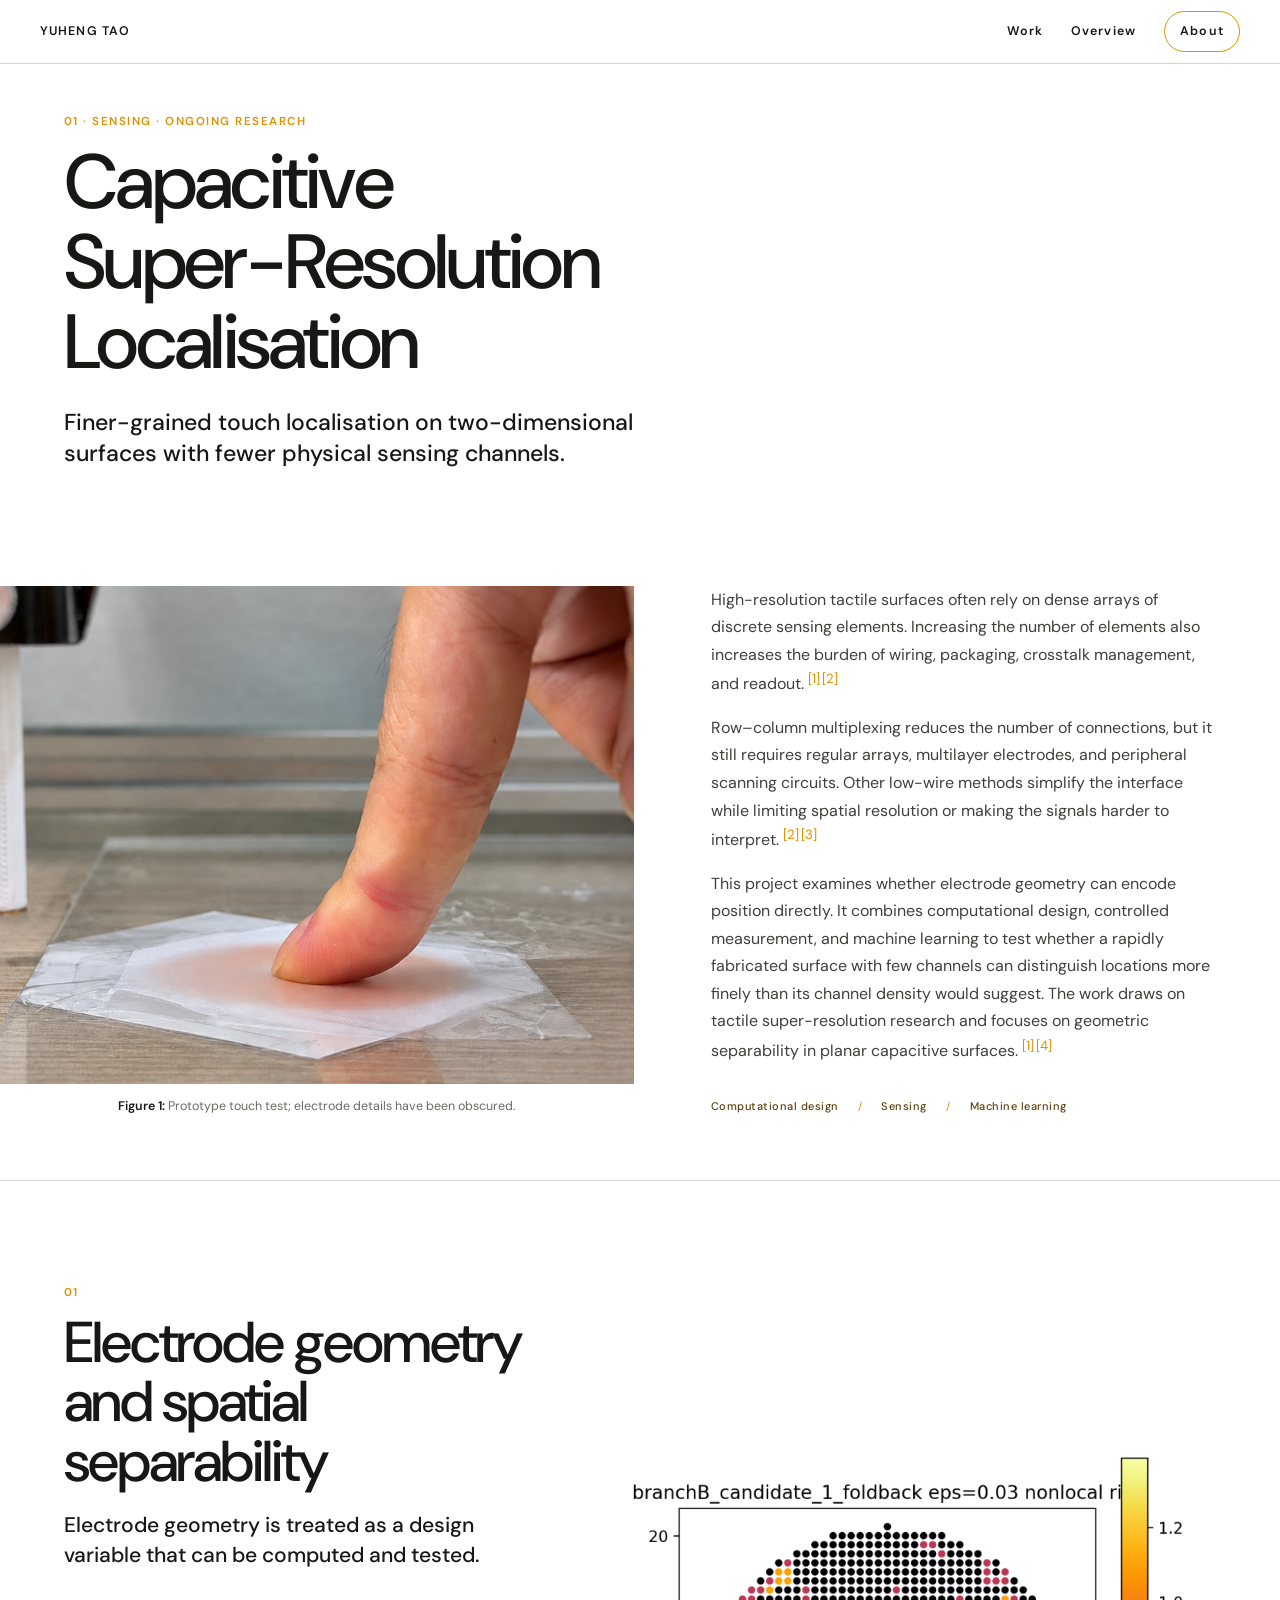
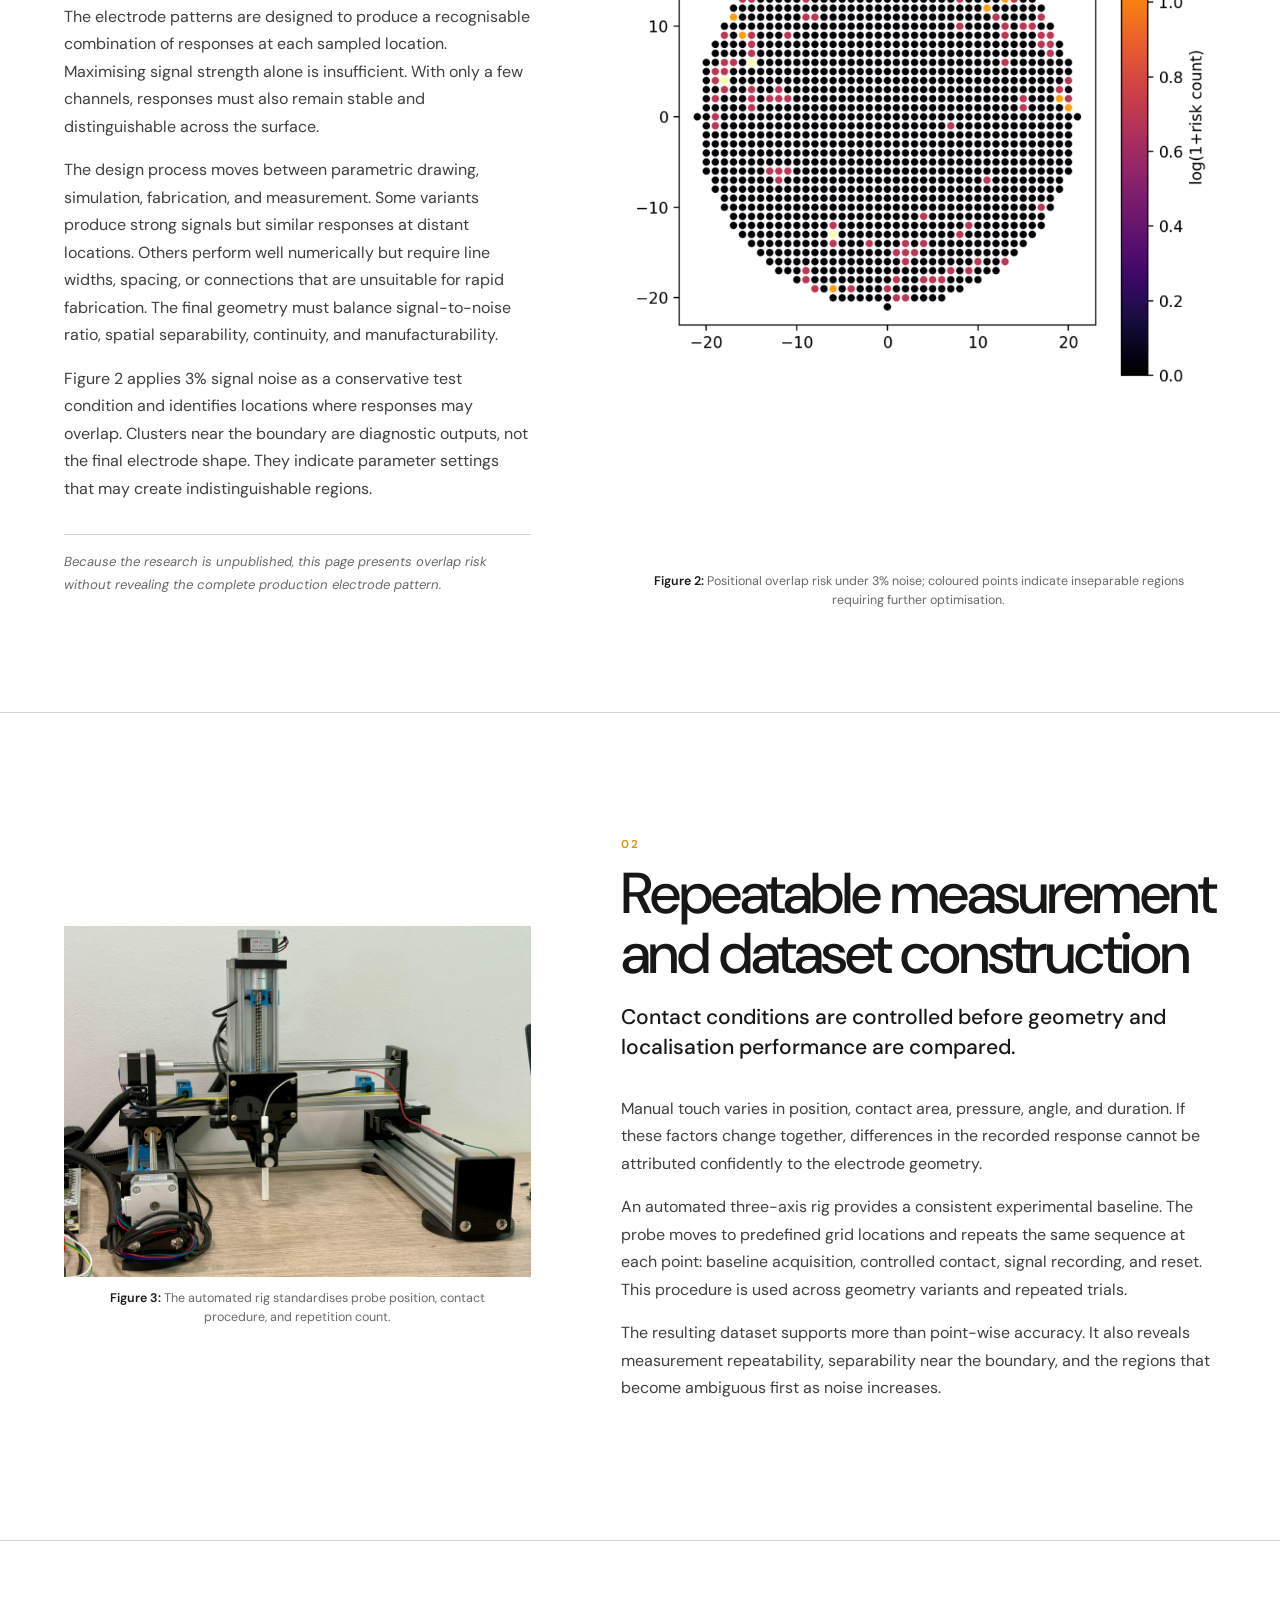
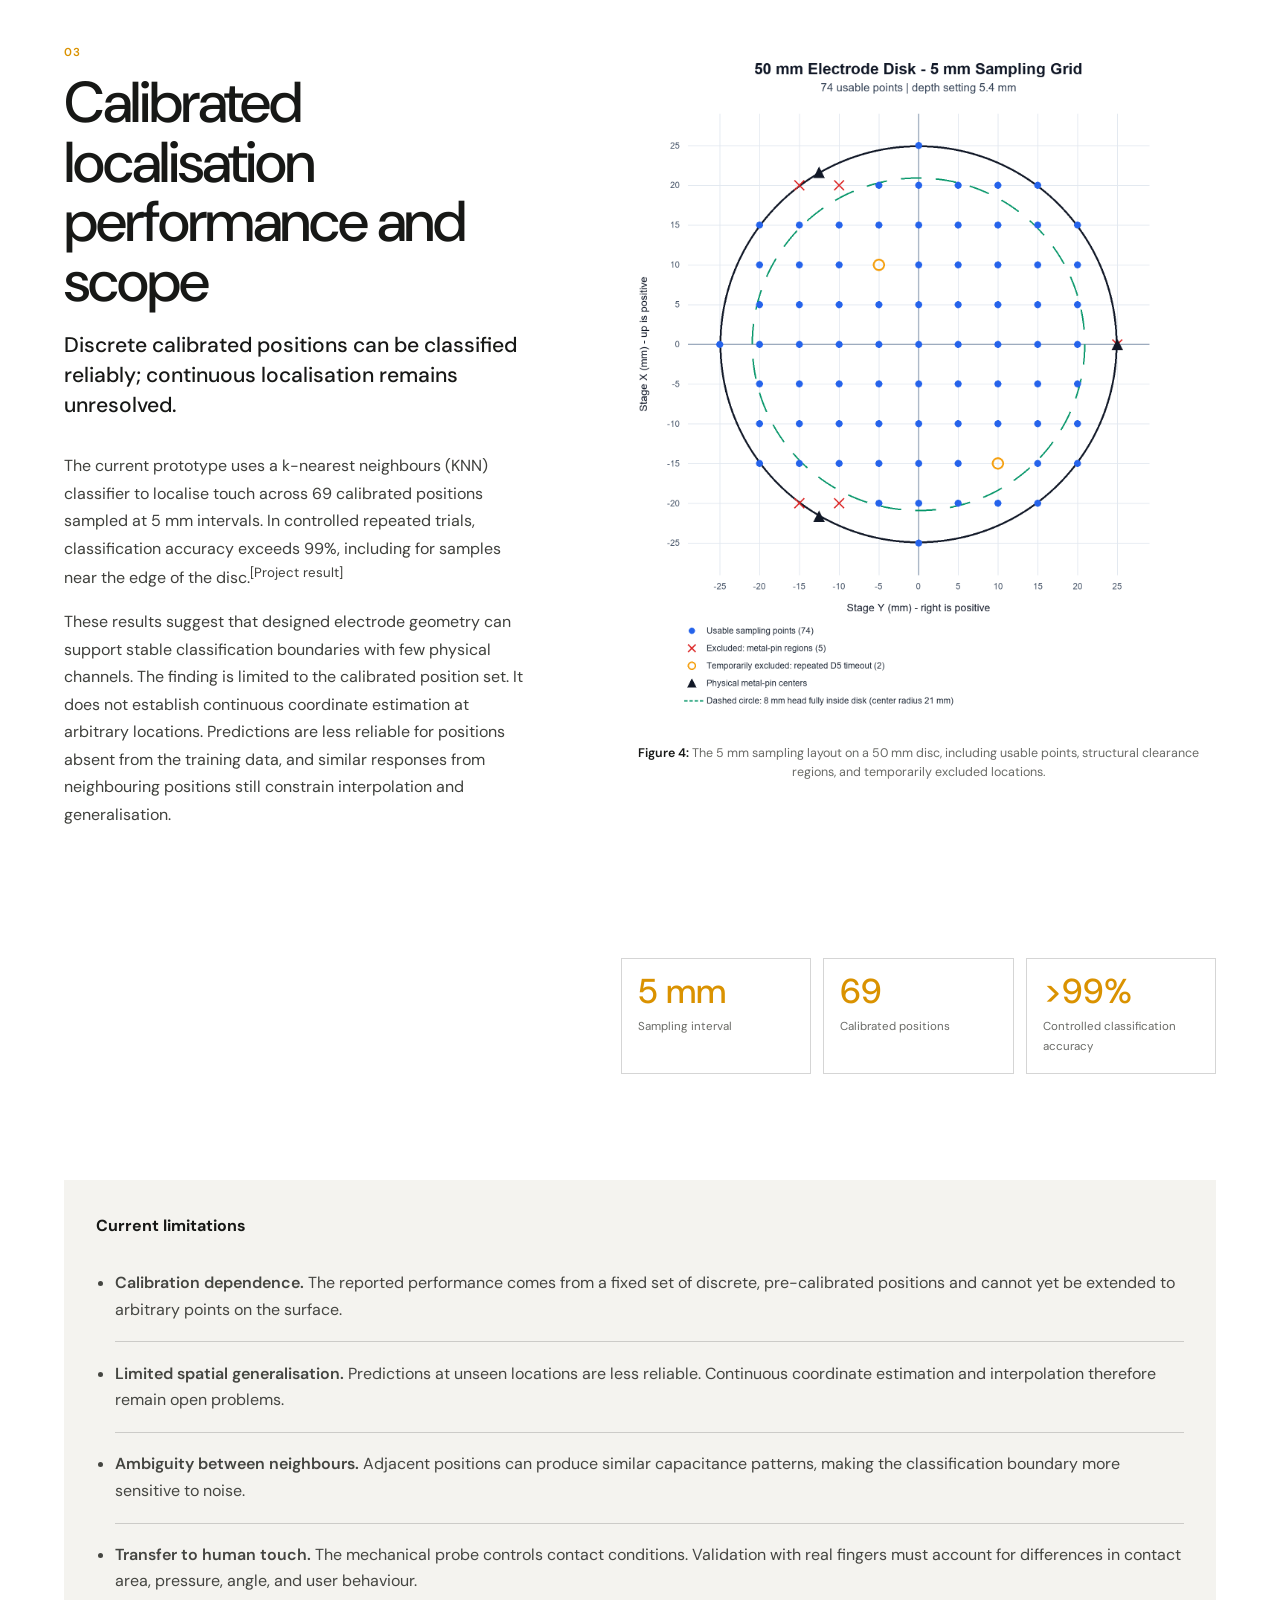
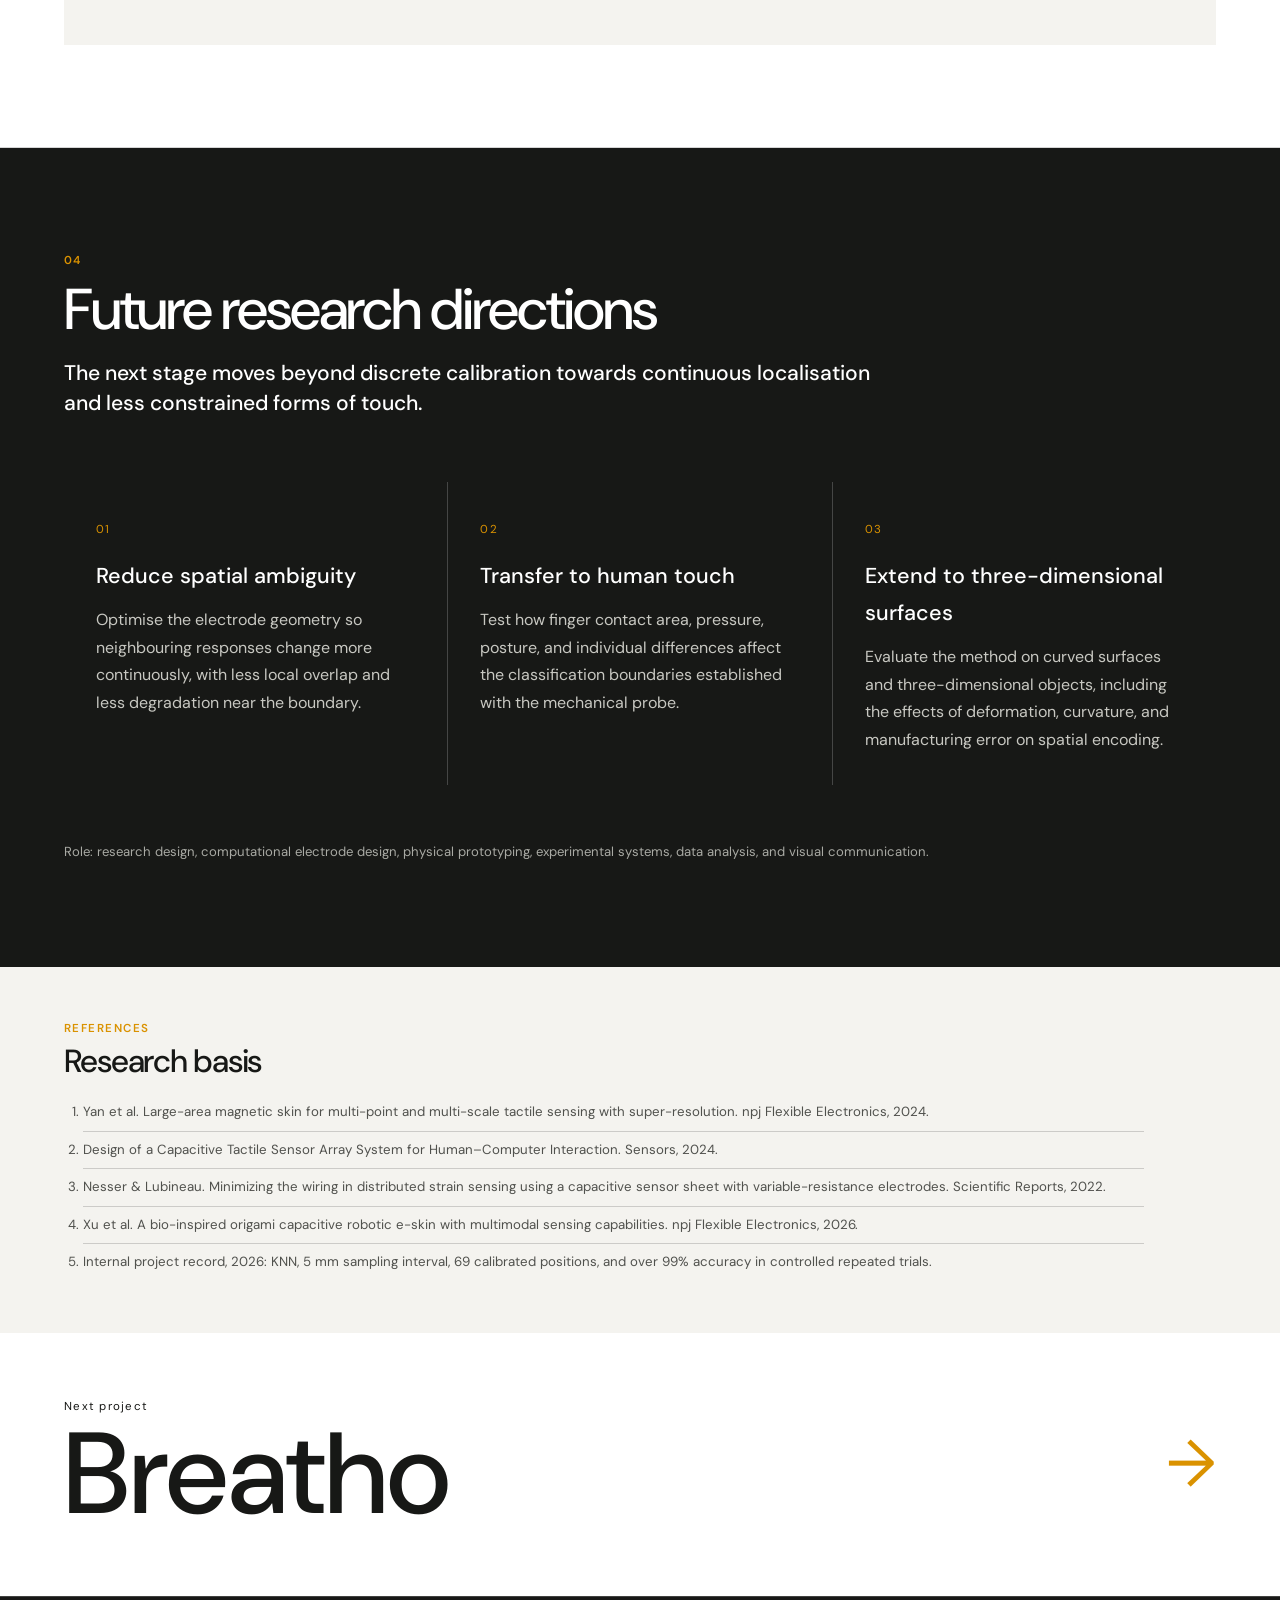
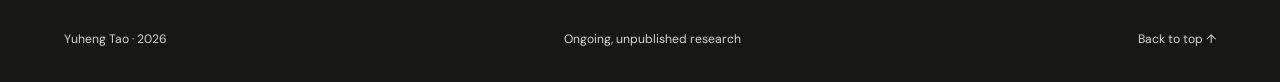
<file: capacitive.html>
<!doctype html>
<html lang="en">
<head>
  <meta charset="utf-8">
  <meta name="viewport" content="width=device-width, initial-scale=1">
  <meta name="description" content="Capacitive super-resolution localisation, an ongoing sensing research project by Yuheng Tao.">
  <title>Capacitive Super-Resolution Localisation | Yuheng Tao</title>
  <link rel="preconnect" href="https://fonts.googleapis.com">
  <link rel="preconnect" href="https://fonts.gstatic.com" crossorigin>
  <link href="https://fonts.googleapis.com/css2?family=DM+Sans:opsz,wght@9..40,400;9..40,500;9..40,600&family=Noto+Sans+SC:wght@400;500;600&display=swap" rel="stylesheet">
  <link rel="stylesheet" href="capacitive.css?v=6">
</head>
<body>
  <header class="site-header">
    <a class="wordmark" href="index.html">YUHENG TAO</a>
    <nav aria-label="Project navigation"><a href="index.html#work">Work</a><a href="#overview">Overview</a><a class="button-link" href="index.html#about">About</a></nav>
  </header>
  <main>
    <section class="project-hero" id="overview">
      <div class="hero-heading">
        <p class="eyebrow">01 · SENSING · ONGOING RESEARCH</p>
        <h1>Capacitive<br>Super-Resolution Localisation</h1>
        <p class="hero-deck">Finer-grained touch localisation on two-dimensional surfaces with fewer physical sensing channels.</p>
      </div>
      <figure class="project-media project-media--hero"><img src="assets/capacitive/web/home-hero.png?v=1" alt="A finger pressing a capacitive electrode prototype with sensitive details obscured"><figcaption><strong>Figure 1:</strong> Prototype touch test; electrode details have been obscured.</figcaption></figure>
      <div class="hero-copy hero-details">
        <p>High-resolution tactile surfaces often rely on dense arrays of discrete sensing elements. Increasing the number of elements also increases the burden of wiring, packaging, crosstalk management, and readout.<sup><a href="#ref-1">[1]</a><a href="#ref-2">[2]</a></sup></p>
        <p>Row–column multiplexing reduces the number of connections, but it still requires regular arrays, multilayer electrodes, and peripheral scanning circuits. Other low-wire methods simplify the interface while limiting spatial resolution or making the signals harder to interpret.<sup><a href="#ref-2">[2]</a><a href="#ref-3">[3]</a></sup></p>
        <p>This project examines whether electrode geometry can encode position directly. It combines computational design, controlled measurement, and machine learning to test whether a rapidly fabricated surface with few channels can distinguish locations more finely than its channel density would suggest. The work draws on tactile super-resolution research and focuses on geometric separability in planar capacitive surfaces.<sup><a href="#ref-1">[1]</a><a href="#ref-4">[4]</a></sup></p>
        <ul class="keywords" aria-label="Project keywords"><li>Computational design</li><li>Sensing</li><li>Machine learning</li></ul>
      </div>
    </section>

    <section class="story-section story-section--text-left" id="geometry">
      <div class="story-copy"><p class="section-number">01</p><h2>Electrode geometry and spatial separability</h2><p class="subhead">Electrode geometry is treated as a design variable that can be computed and tested.</p><p>The electrode patterns are designed to produce a recognisable combination of responses at each sampled location. Maximising signal strength alone is insufficient. With only a few channels, responses must also remain stable and distinguishable across the surface.</p><p>The design process moves between parametric drawing, simulation, fabrication, and measurement. Some variants produce strong signals but similar responses at distant locations. Others perform well numerically but require line widths, spacing, or connections that are unsuitable for rapid fabrication. The final geometry must balance signal-to-noise ratio, spatial separability, continuity, and manufacturability.</p><p>Figure 2 applies 3% signal noise as a conservative test condition and identifies locations where responses may overlap. Clusters near the boundary are diagnostic outputs, not the final electrode shape. They indicate parameter settings that may create indistinguishable regions.</p><p class="note">Because the research is unpublished, this page presents overlap risk without revealing the complete production electrode pattern.</p></div>
      <figure class="project-media project-media--analysis"><img src="assets/capacitive/web/overlap-risk-map.png" alt="Circular sampling map evaluating positional overlap risk under three percent noise"><figcaption><strong>Figure 2:</strong> Positional overlap risk under 3% noise; coloured points indicate inseparable regions requiring further optimisation.</figcaption></figure>
    </section>

    <section class="story-section story-section--media-left" id="measurement">
      <figure class="project-media project-media--rig"><img src="assets/capacitive/web/measurement-rig.jpg" alt="Three-axis automated measurement rig for capacitive surface localisation experiments"><figcaption><strong>Figure 3:</strong> The automated rig standardises probe position, contact procedure, and repetition count.</figcaption></figure>
      <div class="story-copy"><p class="section-number">02</p><h2>Repeatable measurement and dataset construction</h2><p class="subhead">Contact conditions are controlled before geometry and localisation performance are compared.</p><p>Manual touch varies in position, contact area, pressure, angle, and duration. If these factors change together, differences in the recorded response cannot be attributed confidently to the electrode geometry.</p><p>An automated three-axis rig provides a consistent experimental baseline. The probe moves to predefined grid locations and repeats the same sequence at each point: baseline acquisition, controlled contact, signal recording, and reset. This procedure is used across geometry variants and repeated trials.</p><p>The resulting dataset supports more than point-wise accuracy. It also reveals measurement repeatability, separability near the boundary, and the regions that become ambiguous first as noise increases.</p></div>
    </section>

    <section class="story-section story-section--text-left" id="results">
      <div class="story-copy"><p class="section-number">03</p><h2>Calibrated localisation performance and scope</h2><p class="subhead">Discrete calibrated positions can be classified reliably; continuous localisation remains unresolved.</p><p>The current prototype uses a k-nearest neighbours (KNN) classifier to localise touch across 69 calibrated positions sampled at 5 mm intervals. In controlled repeated trials, classification accuracy exceeds 99%, including for samples near the edge of the disc.<sup><a href="#internal-result">[Project result]</a></sup></p><p>These results suggest that designed electrode geometry can support stable classification boundaries with few physical channels. The finding is limited to the calibrated position set. It does not establish continuous coordinate estimation at arbitrary locations. Predictions are less reliable for positions absent from the training data, and similar responses from neighbouring positions still constrain interpolation and generalisation.</p></div>
      <figure class="project-media project-media--result"><img src="assets/capacitive/web/sampling-grid.png" alt="Five-millimetre sampling grid and usable positions on a 50-millimetre electrode disc"><figcaption><strong>Figure 4:</strong> The 5 mm sampling layout on a 50 mm disc, including usable points, structural clearance regions, and temporarily excluded locations.</figcaption></figure>
      <div class="metric-row" aria-label="Current experimental results"><div><strong>5 mm</strong><span>Sampling interval</span></div><div><strong>69</strong><span>Calibrated positions</span></div><div><strong>&gt;99%</strong><span>Controlled classification accuracy</span></div></div>
      <div class="limitations"><h3>Current limitations</h3><ul><li><strong>Calibration dependence.</strong> The reported performance comes from a fixed set of discrete, pre-calibrated positions and cannot yet be extended to arbitrary points on the surface.</li><li><strong>Limited spatial generalisation.</strong> Predictions at unseen locations are less reliable. Continuous coordinate estimation and interpolation therefore remain open problems.</li><li><strong>Ambiguity between neighbours.</strong> Adjacent positions can produce similar capacitance patterns, making the classification boundary more sensitive to noise.</li><li><strong>Transfer to human touch.</strong> The mechanical probe controls contact conditions. Validation with real fingers must account for differences in contact area, pressure, angle, and user behaviour.</li></ul></div>
    </section>

    <section class="story-section story-section--closing" id="direction">
      <p class="section-number">04</p><h2>Future research directions</h2><p class="subhead">The next stage moves beyond discrete calibration towards continuous localisation and less constrained forms of touch.</p>
      <div class="closing-grid"><article><span>01</span><h3>Reduce spatial ambiguity</h3><p>Optimise the electrode geometry so neighbouring responses change more continuously, with less local overlap and less degradation near the boundary.</p></article><article><span>02</span><h3>Transfer to human touch</h3><p>Test how finger contact area, pressure, posture, and individual differences affect the classification boundaries established with the mechanical probe.</p></article><article><span>03</span><h3>Extend to three-dimensional surfaces</h3><p>Evaluate the method on curved surfaces and three-dimensional objects, including the effects of deformation, curvature, and manufacturing error on spatial encoding.</p></article></div>
      <p class="role">Role: research design, computational electrode design, physical prototyping, experimental systems, data analysis, and visual communication.</p>
    </section>

    <section class="references" aria-labelledby="references-title"><p class="section-number">REFERENCES</p><h2 id="references-title">Research basis</h2><ol><li id="ref-1"><a href="https://www.nature.com/articles/s41528-024-00325-z" target="_blank" rel="noreferrer">Yan et al. Large-area magnetic skin for multi-point and multi-scale tactile sensing with super-resolution. npj Flexible Electronics, 2024.</a></li><li id="ref-2"><a href="https://www.mdpi.com/1424-8220/24/20/6629" target="_blank" rel="noreferrer">Design of a Capacitive Tactile Sensor Array System for Human–Computer Interaction. Sensors, 2024.</a></li><li id="ref-3"><a href="https://www.nature.com/articles/s41598-022-18265-x" target="_blank" rel="noreferrer">Nesser &amp; Lubineau. Minimizing the wiring in distributed strain sensing using a capacitive sensor sheet with variable-resistance electrodes. Scientific Reports, 2022.</a></li><li id="ref-4"><a href="https://www.nature.com/articles/s41528-026-00563-3" target="_blank" rel="noreferrer">Xu et al. A bio-inspired origami capacitive robotic e-skin with multimodal sensing capabilities. npj Flexible Electronics, 2026.</a></li><li id="internal-result"><span>Internal project record, 2026: KNN, 5 mm sampling interval, 69 calibrated positions, and over 99% accuracy in controlled repeated trials.</span></li></ol></section>
    <a class="next-project" href="index.html#breatho"><span>Next project</span><strong>Breatho</strong><b>→</b></a>
  </main>
  <footer><span>Yuheng Tao · 2026</span><span>Ongoing, unpublished research</span><a href="#overview">Back to top ↑</a></footer>
</body>
</html>
</file>
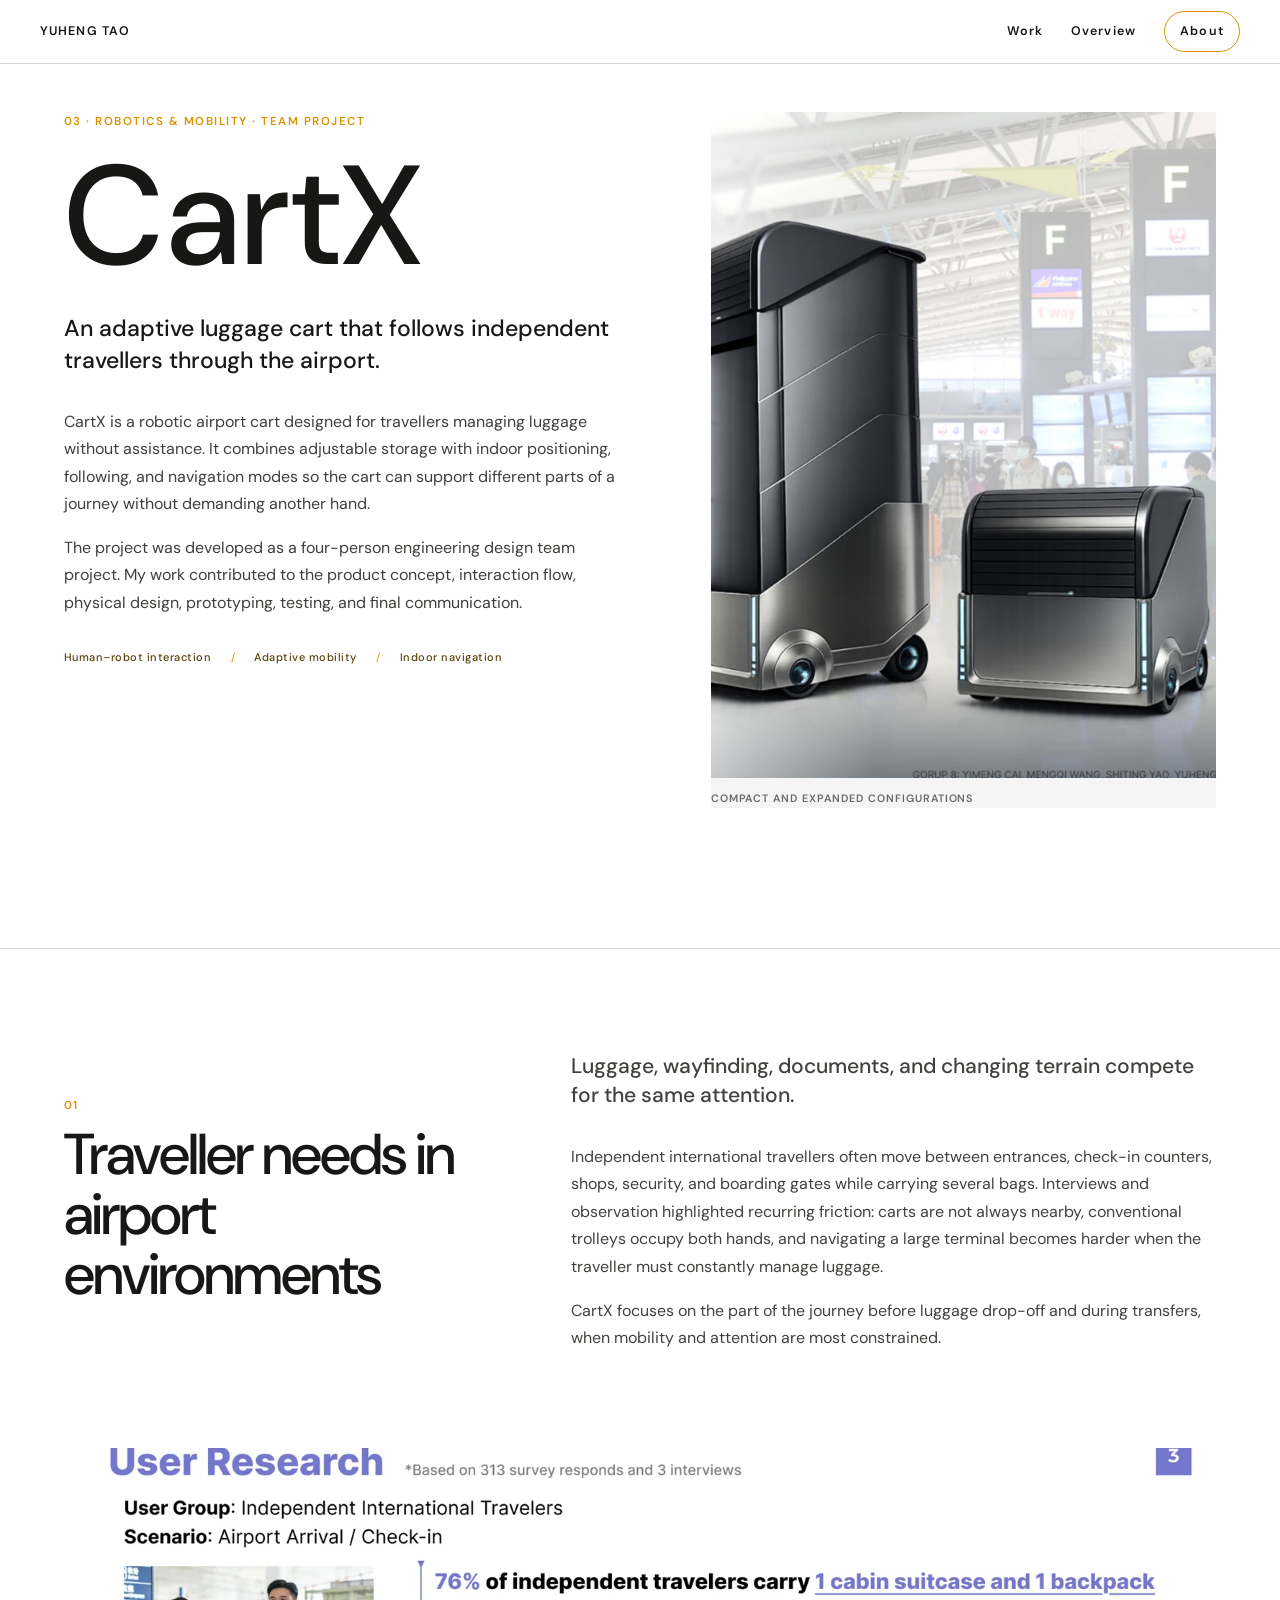
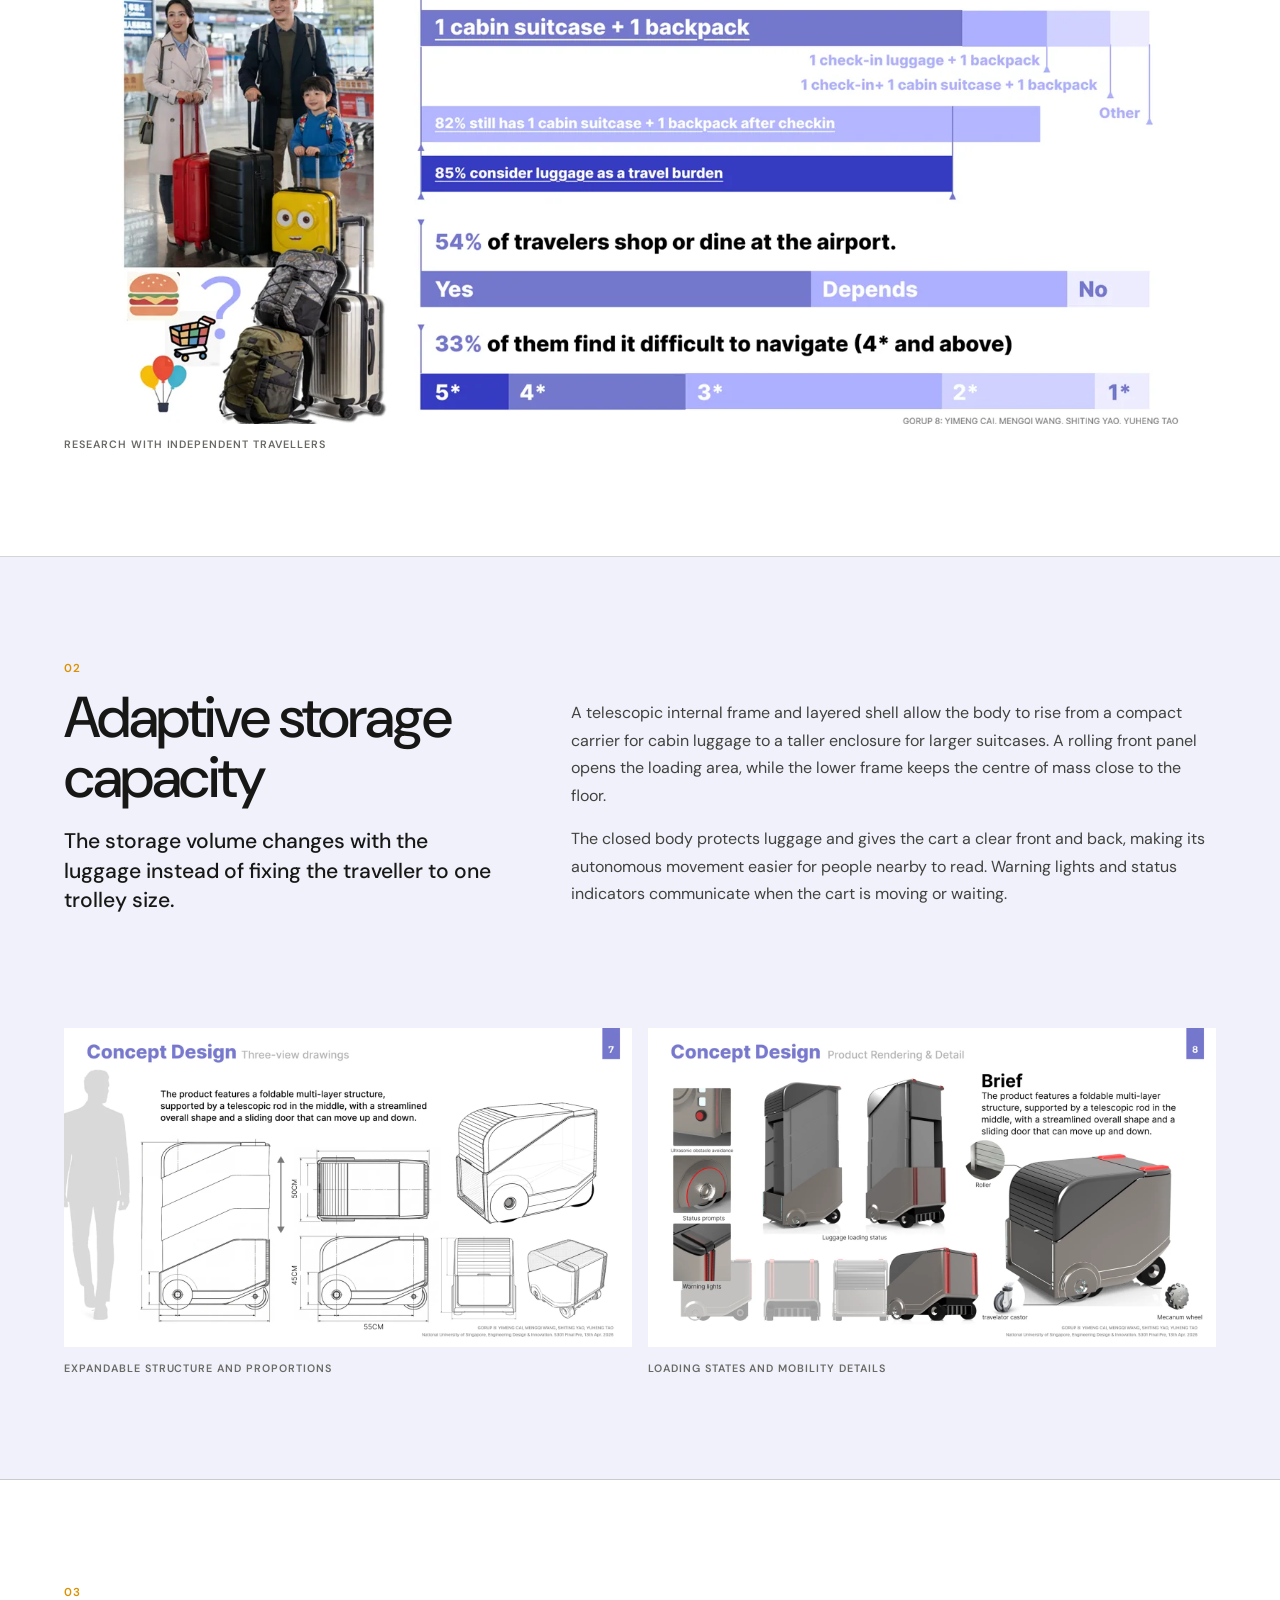
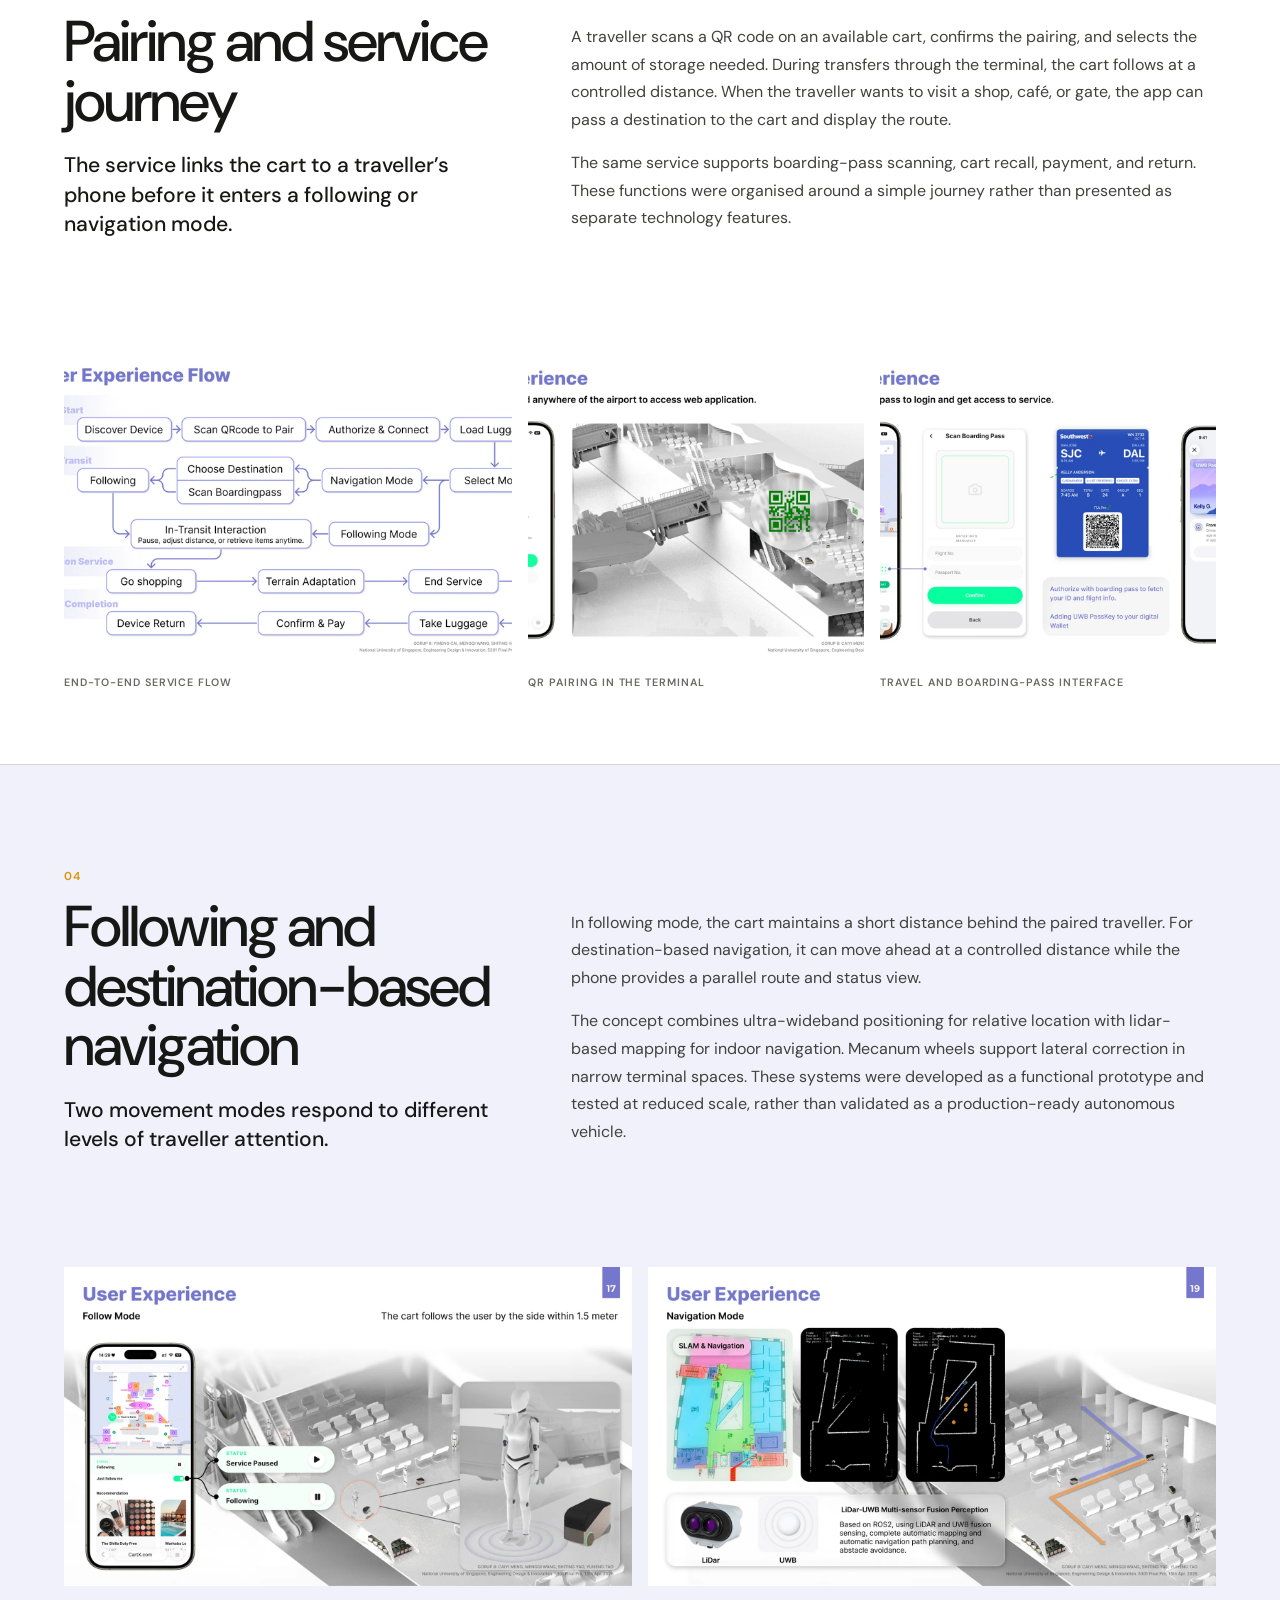
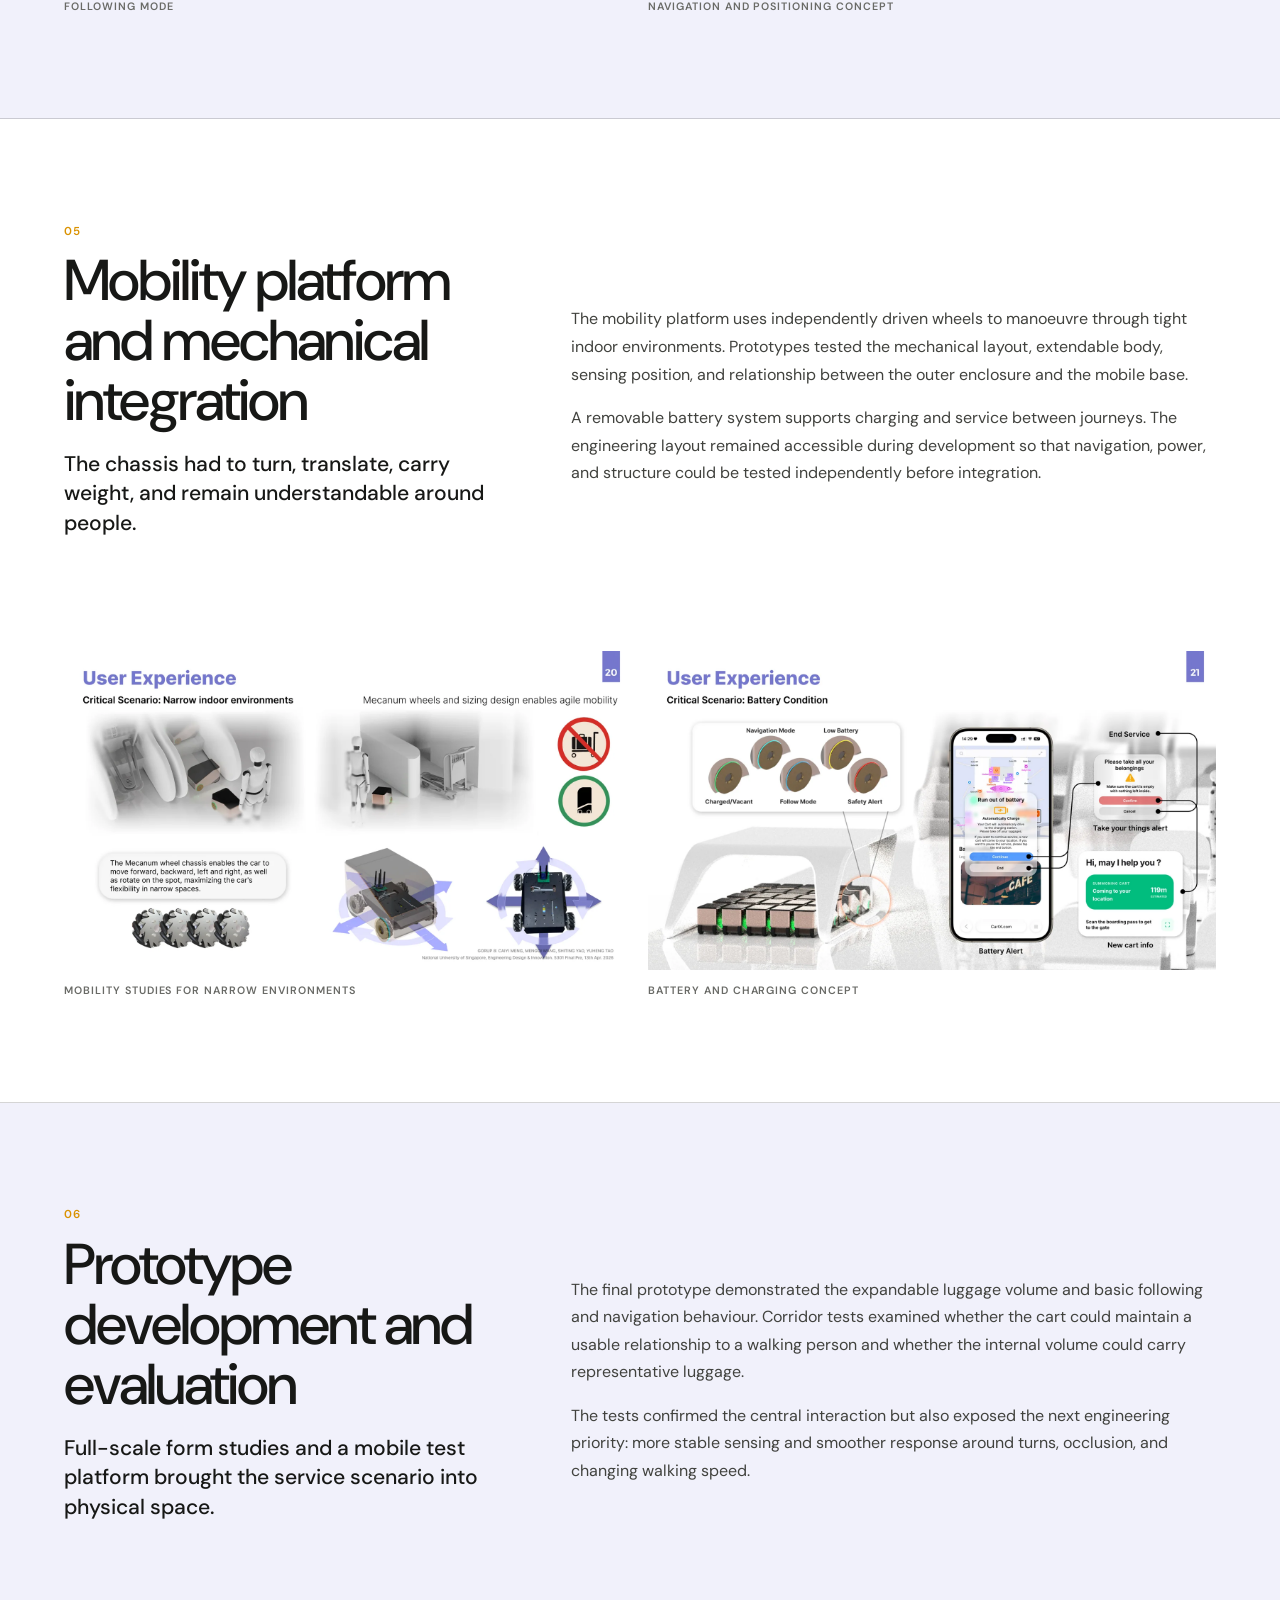
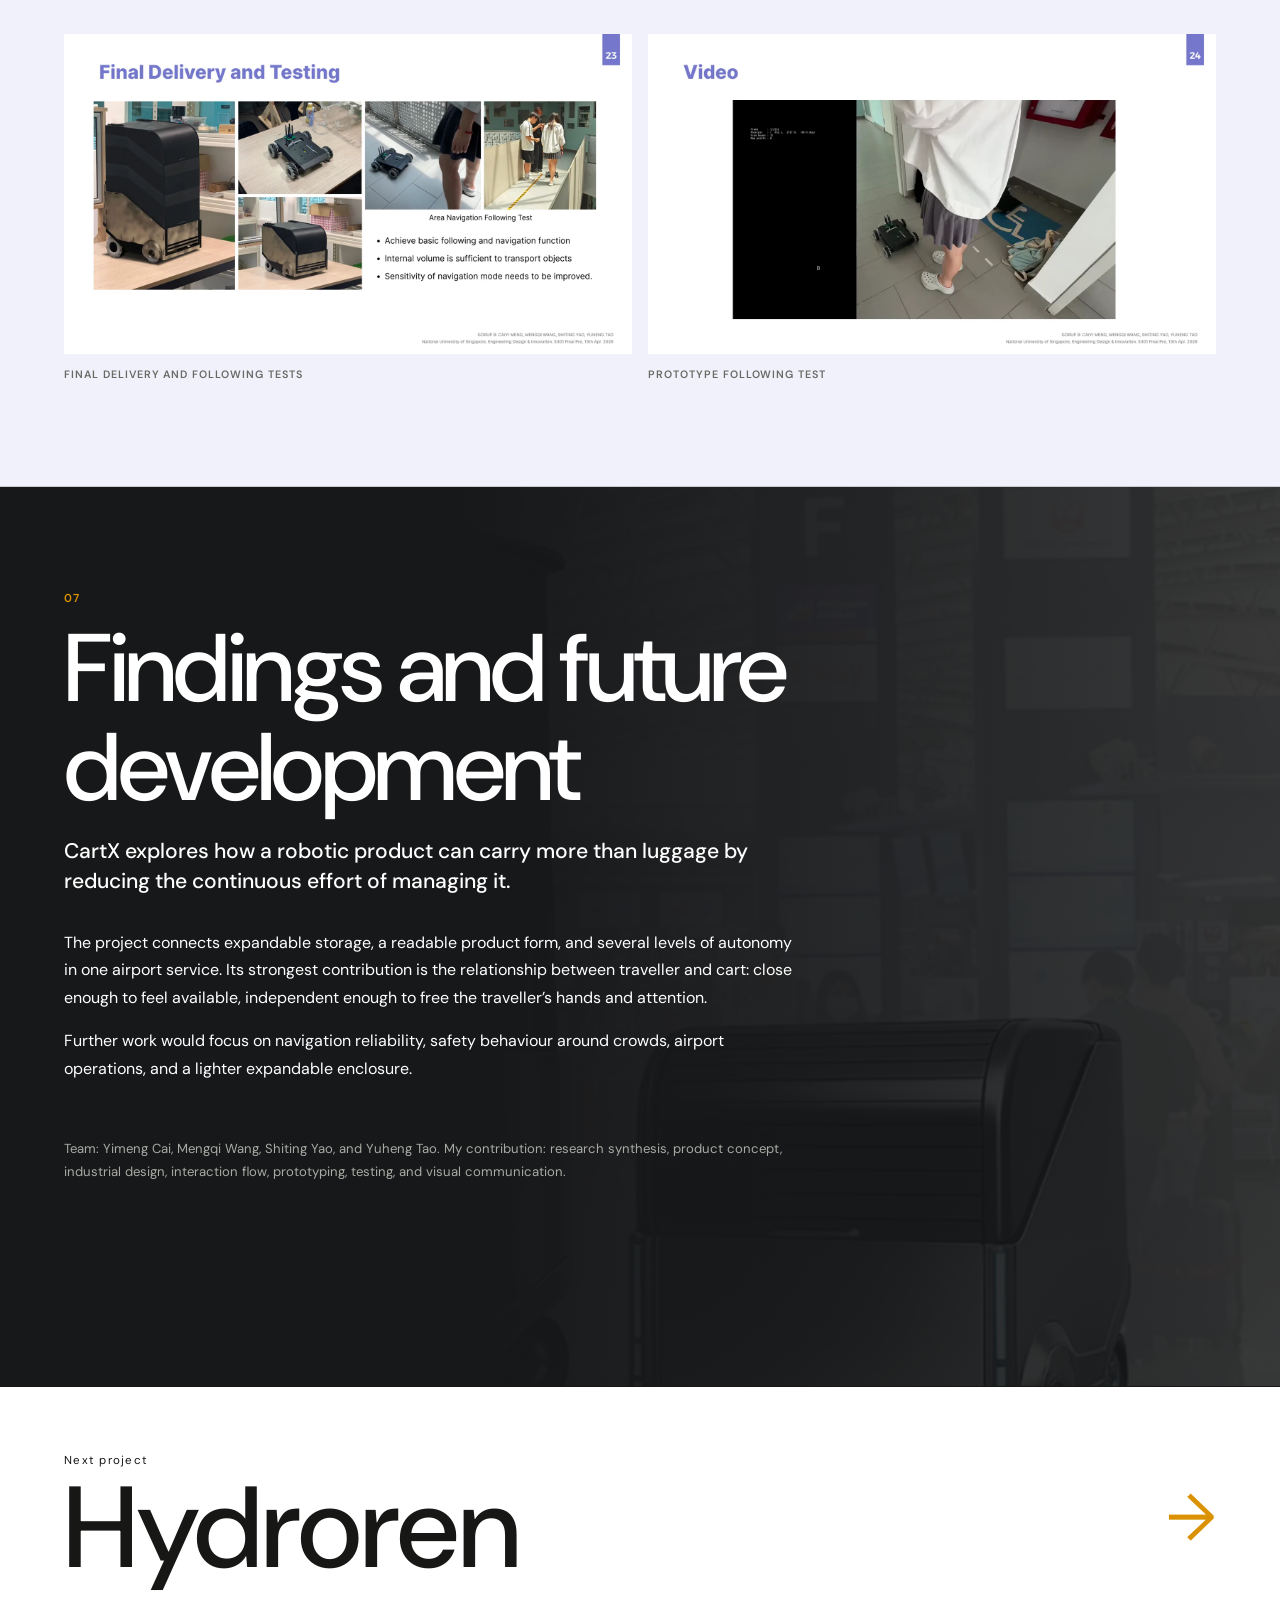
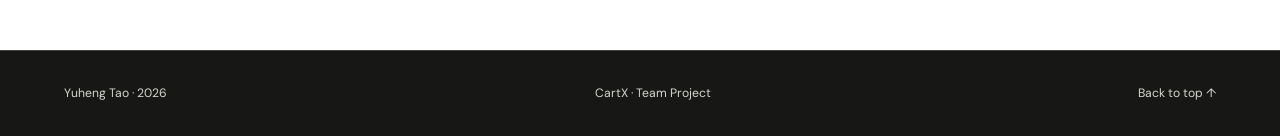
<file: cartx.html>
<!doctype html><html lang="en"><head><meta charset="utf-8"><meta name="viewport" content="width=device-width,initial-scale=1"><meta name="description" content="CartX — an adaptive robotic luggage cart for independent airport travellers."><title>CartX — Yuheng Tao</title><link rel="preconnect" href="https://fonts.googleapis.com"><link rel="preconnect" href="https://fonts.gstatic.com" crossorigin><link href="https://fonts.googleapis.com/css2?family=DM+Sans:opsz,wght@9..40,400;9..40,500;9..40,600&display=swap" rel="stylesheet"><link rel="stylesheet" href="capacitive.css?v=2"><link rel="stylesheet" href="cartx.css?v=1"></head>
<body><header class="site-header"><a class="wordmark" href="index.html">YUHENG TAO</a><nav aria-label="Project navigation"><a href="index.html#work">Work</a><a href="#overview">Overview</a><a class="button-link" href="index.html#about">About</a></nav></header><main>
<section class="project-hero cartx-hero" id="overview"><div class="hero-copy"><p class="eyebrow">03 · ROBOTICS & MOBILITY · TEAM PROJECT</p><h1>CartX</h1><p class="hero-deck">An adaptive luggage cart that follows independent travellers through the airport.</p><p class="hero-intro">CartX is a robotic airport cart designed for travellers managing luggage without assistance. It combines adjustable storage with indoor positioning, following, and navigation modes so the cart can support different parts of a journey without demanding another hand.</p><p class="hero-intro">The project was developed as a four-person engineering design team project. My work contributed to the product concept, interaction flow, physical design, prototyping, testing, and final communication.</p><ul class="keywords" aria-label="Project keywords"><li>Human–robot interaction</li><li>Adaptive mobility</li><li>Indoor navigation</li></ul></div><figure class="hero-image"><img src="assets/cartx/web/hero-product.webp" alt="CartX shown in compact and expanded luggage configurations"><figcaption>Compact and expanded configurations</figcaption></figure></section>

<section class="story-section traveller" id="context"><div class="heading"><p class="section-number">01</p><h2>Traveller needs in airport environments</h2></div><div class="copy"><p class="subhead">Luggage, wayfinding, documents, and changing terrain compete for the same attention.</p><p>Independent international travellers often move between entrances, check-in counters, shops, security, and boarding gates while carrying several bags. Interviews and observation highlighted recurring friction: carts are not always nearby, conventional trolleys occupy both hands, and navigating a large terminal becomes harder when the traveller must constantly manage luggage.</p><p>CartX focuses on the part of the journey before luggage drop-off and during transfers, when mobility and attention are most constrained.</p></div><figure class="wide-card"><img src="assets/cartx/web/user-research.webp" alt="CartX research with luggage patterns and traveller survey results"><figcaption>Research with independent travellers</figcaption></figure></section>

<section class="story-section adaptable" id="capacity"><div class="heading"><p class="section-number">02</p><h2>Adaptive storage capacity</h2><p class="subhead">The storage volume changes with the luggage instead of fixing the traveller to one trolley size.</p></div><div class="copy"><p>A telescopic internal frame and layered shell allow the body to rise from a compact carrier for cabin luggage to a taller enclosure for larger suitcases. A rolling front panel opens the loading area, while the lower frame keeps the centre of mass close to the floor.</p><p>The closed body protects luggage and gives the cart a clear front and back, making its autonomous movement easier for people nearby to read. Warning lights and status indicators communicate when the cart is moving or waiting.</p></div><div class="image-pair"><figure><img src="assets/cartx/web/concept-architecture.webp" alt="CartX dimensional concept and expandable structure"><figcaption>Expandable structure and proportions</figcaption></figure><figure><img src="assets/cartx/web/product-details.webp" alt="CartX details, wheels, and loading configurations"><figcaption>Loading states and mobility details</figcaption></figure></div></section>

<section class="story-section journey" id="journey"><div class="heading"><p class="section-number">03</p><h2>Pairing and service journey</h2><p class="subhead">The service links the cart to a traveller’s phone before it enters a following or navigation mode.</p></div><div class="copy"><p>A traveller scans a QR code on an available cart, confirms the pairing, and selects the amount of storage needed. During transfers through the terminal, the cart follows at a controlled distance. When the traveller wants to visit a shop, café, or gate, the app can pass a destination to the cart and display the route.</p><p>The same service supports boarding-pass scanning, cart recall, payment, and return. These functions were organised around a simple journey rather than presented as separate technology features.</p></div><div class="journey-grid"><figure><img src="assets/cartx/web/service-flow.webp" alt="CartX service flow from discovery to return"><figcaption>End-to-end service flow</figcaption></figure><figure><img src="assets/cartx/web/qr-pairing.webp" alt="Pairing CartX by scanning a QR code"><figcaption>QR pairing in the terminal</figcaption></figure><figure><img src="assets/cartx/web/travel-app.webp" alt="CartX travel application screens"><figcaption>Travel and boarding-pass interface</figcaption></figure></div></section>

<section class="story-section movement" id="movement"><div class="heading"><p class="section-number">04</p><h2>Following and destination-based navigation</h2><p class="subhead">Two movement modes respond to different levels of traveller attention.</p></div><div class="copy"><p>In following mode, the cart maintains a short distance behind the paired traveller. For destination-based navigation, it can move ahead at a controlled distance while the phone provides a parallel route and status view.</p><p>The concept combines ultra-wideband positioning for relative location with lidar-based mapping for indoor navigation. Mecanum wheels support lateral correction in narrow terminal spaces. These systems were developed as a functional prototype and tested at reduced scale, rather than validated as a production-ready autonomous vehicle.</p></div><div class="image-pair"><figure><img src="assets/cartx/web/following-mode.webp" alt="CartX following mode in an airport"><figcaption>Following mode</figcaption></figure><figure><img src="assets/cartx/web/navigation-mode.webp" alt="CartX navigation mode with indoor mapping"><figcaption>Navigation and positioning concept</figcaption></figure></div></section>

<section class="story-section engineering" id="engineering"><div class="heading"><p class="section-number">05</p><h2>Mobility platform and mechanical integration</h2><p class="subhead">The chassis had to turn, translate, carry weight, and remain understandable around people.</p></div><div class="copy"><p>The mobility platform uses independently driven wheels to manoeuvre through tight indoor environments. Prototypes tested the mechanical layout, extendable body, sensing position, and relationship between the outer enclosure and the mobile base.</p><p>A removable battery system supports charging and service between journeys. The engineering layout remained accessible during development so that navigation, power, and structure could be tested independently before integration.</p></div><div class="image-pair"><figure><img src="assets/cartx/web/mobility-engineering.webp" alt="CartX wheel and constrained-space mobility studies"><figcaption>Mobility studies for narrow environments</figcaption></figure><figure><img src="assets/cartx/web/battery-system.webp" alt="CartX removable battery and charging interface"><figcaption>Battery and charging concept</figcaption></figure></div></section>

<section class="story-section testing" id="testing"><div class="heading"><p class="section-number">06</p><h2>Prototype development and evaluation</h2><p class="subhead">Full-scale form studies and a mobile test platform brought the service scenario into physical space.</p></div><div class="copy"><p>The final prototype demonstrated the expandable luggage volume and basic following and navigation behaviour. Corridor tests examined whether the cart could maintain a usable relationship to a walking person and whether the internal volume could carry representative luggage.</p><p>The tests confirmed the central interaction but also exposed the next engineering priority: more stable sensing and smoother response around turns, occlusion, and changing walking speed.</p></div><div class="image-pair"><figure><img src="assets/cartx/web/prototype-testing.webp" alt="CartX appearance prototype and mobile chassis testing"><figcaption>Final delivery and following tests</figcaption></figure><figure><img src="assets/cartx/web/following-test.webp" alt="CartX following a participant during testing"><figcaption>Prototype following test</figcaption></figure></div></section>

<section class="story-section story-section--closing cartx-closing" id="closing"><div class="closing-bg"><img src="assets/cartx/web/hero-product.webp" alt="CartX product configurations"></div><p class="section-number">07</p><h2>Findings and future development</h2><p class="subhead">CartX explores how a robotic product can carry more than luggage by reducing the continuous effort of managing it.</p><div class="closing-copy"><p>The project connects expandable storage, a readable product form, and several levels of autonomy in one airport service. Its strongest contribution is the relationship between traveller and cart: close enough to feel available, independent enough to free the traveller’s hands and attention.</p><p>Further work would focus on navigation reliability, safety behaviour around crowds, airport operations, and a lighter expandable enclosure.</p></div><p class="role">Team: Yimeng Cai, Mengqi Wang, Shiting Yao, and Yuheng Tao. My contribution: research synthesis, product concept, industrial design, interaction flow, prototyping, testing, and visual communication.</p></section>
<a class="next-project" href="hydroren.html"><span>Next project</span><strong>Hydroren</strong><b>→</b></a></main><footer><span>Yuheng Tao · 2026</span><span>CartX · Team Project</span><a href="#overview">Back to top ↑</a></footer></body></html>
</file>
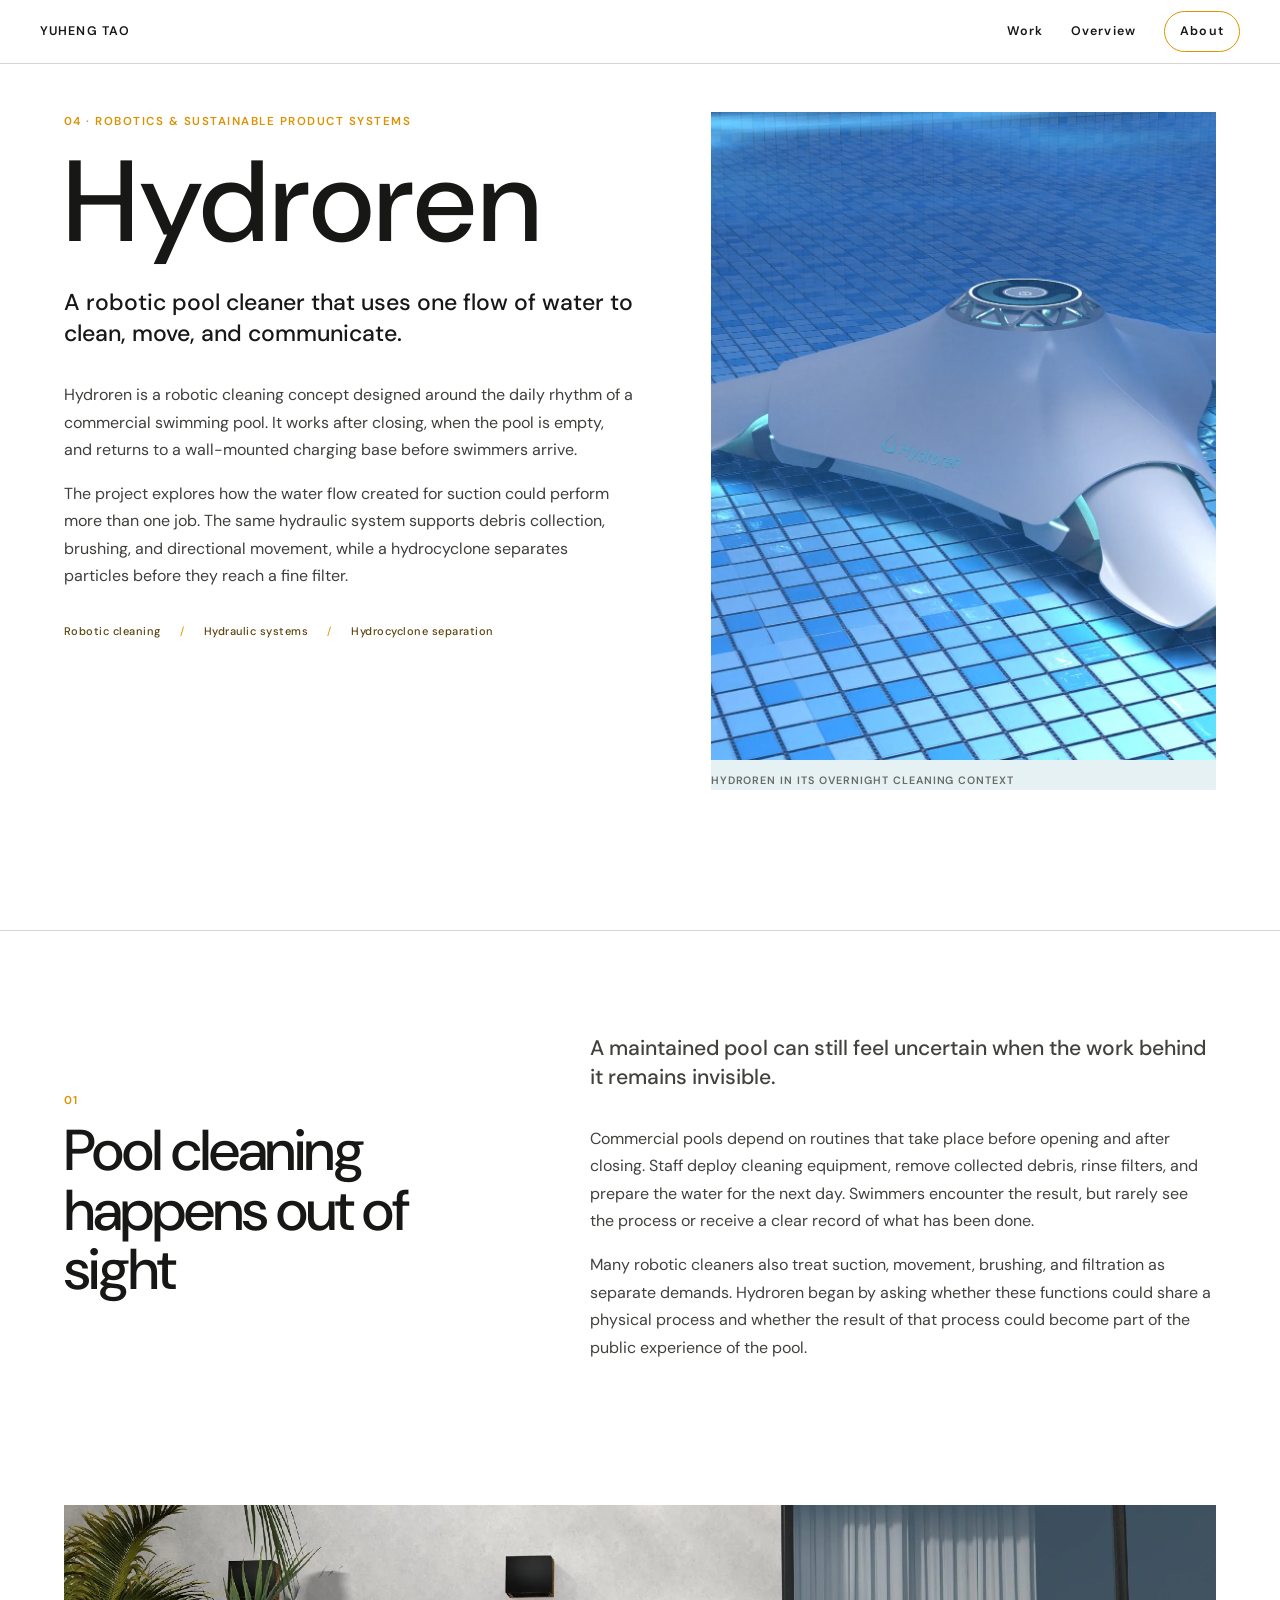
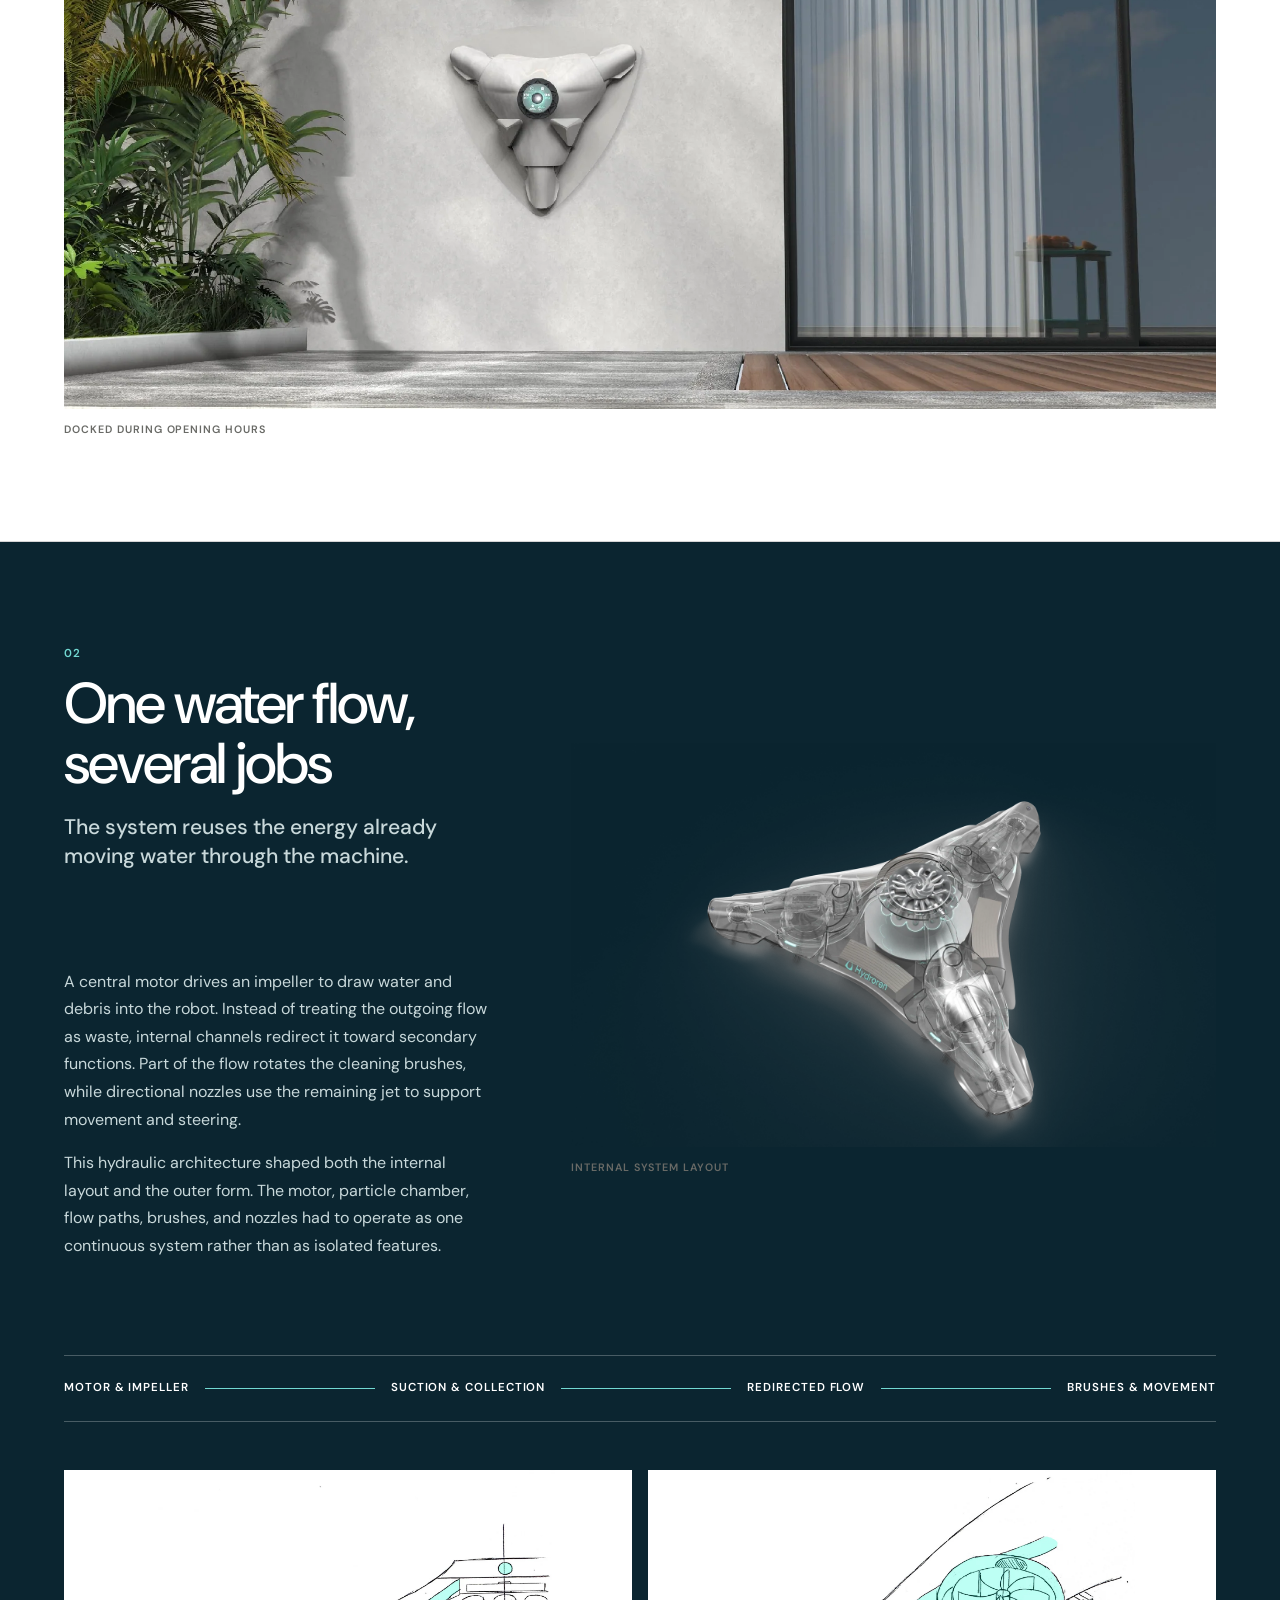
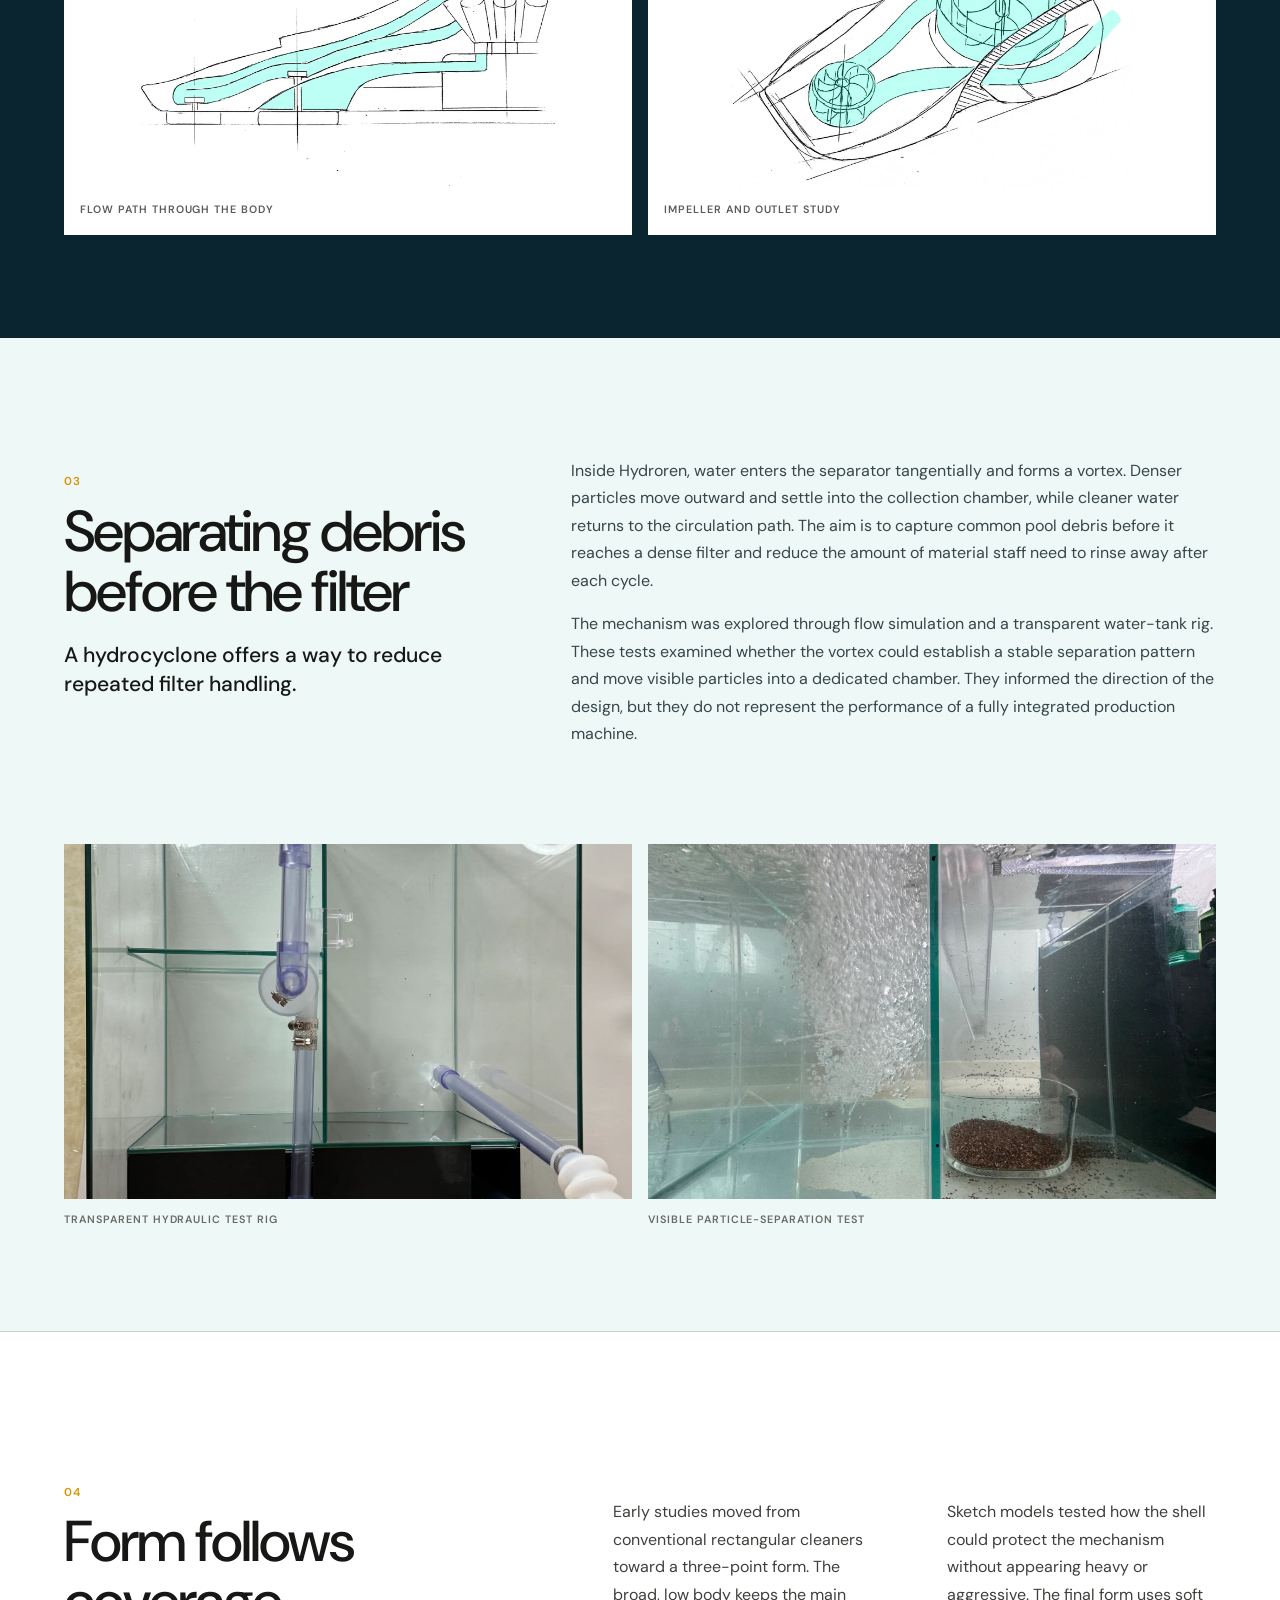
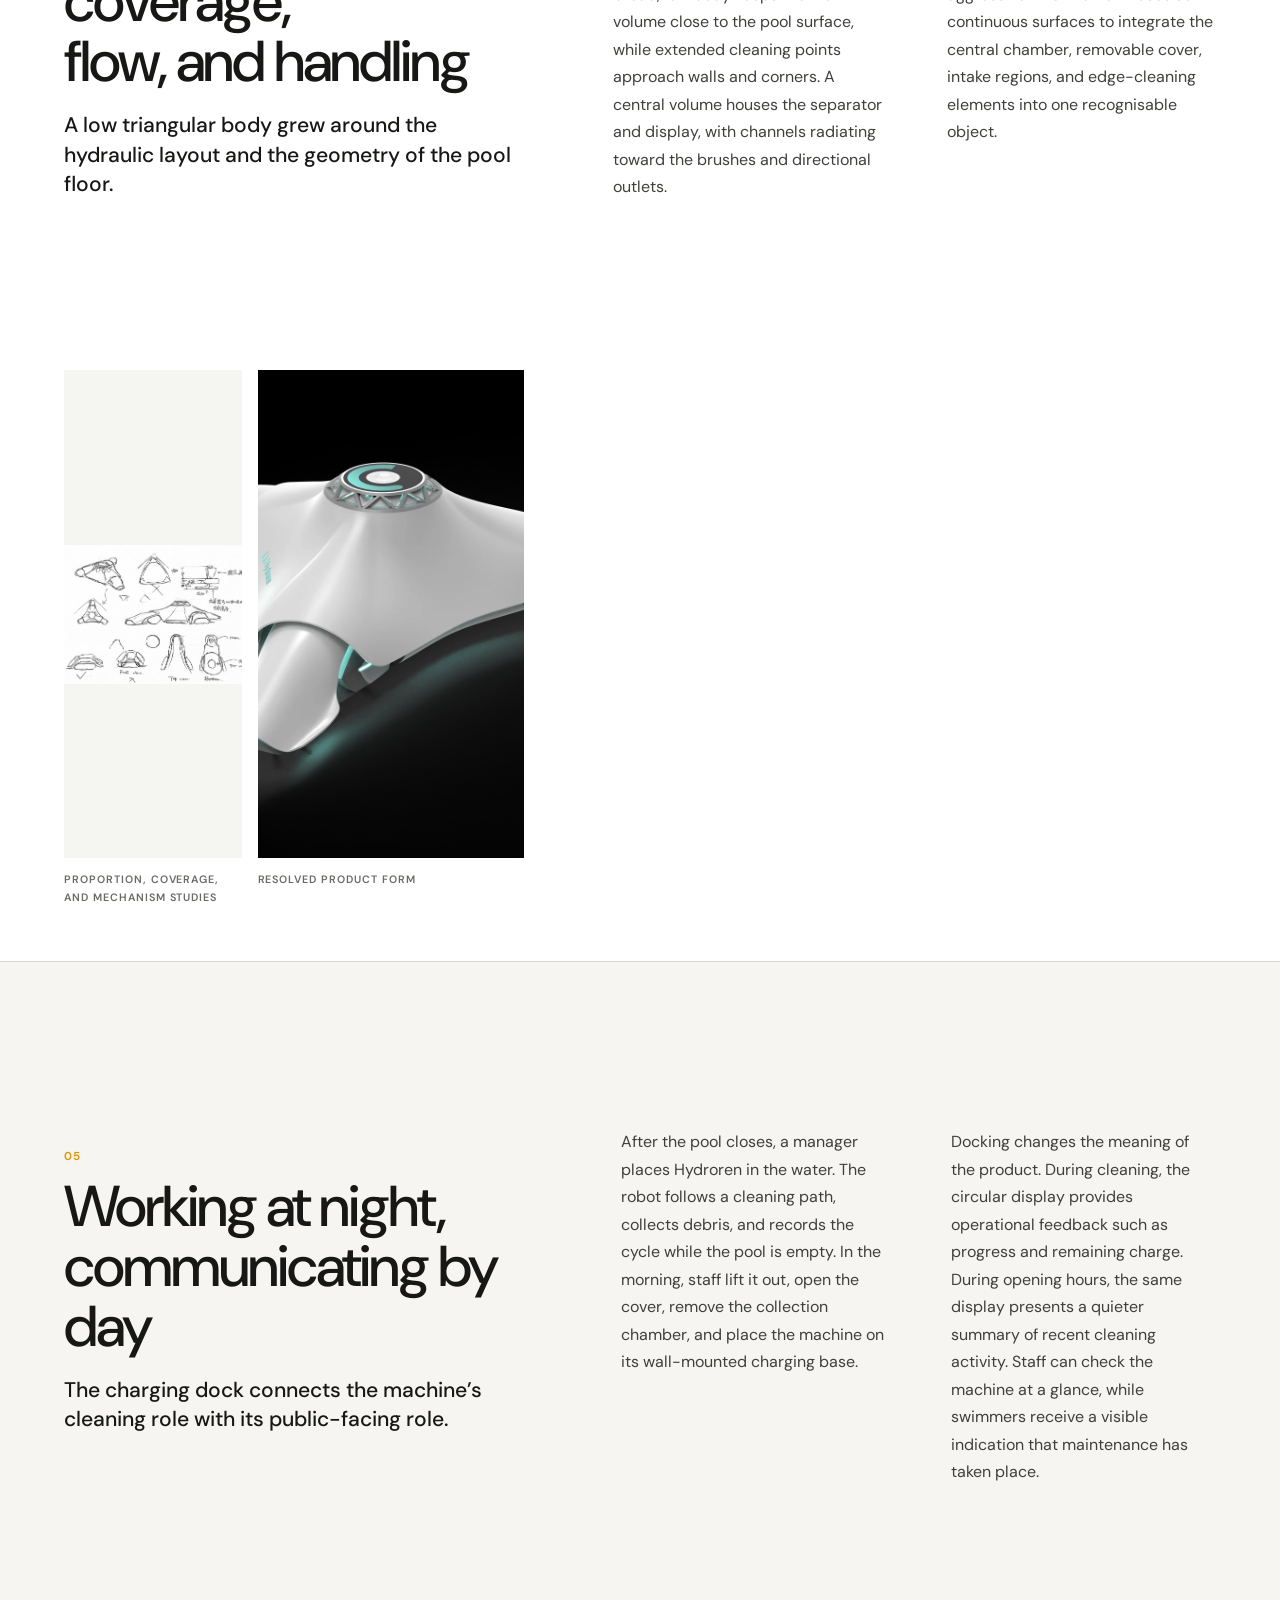
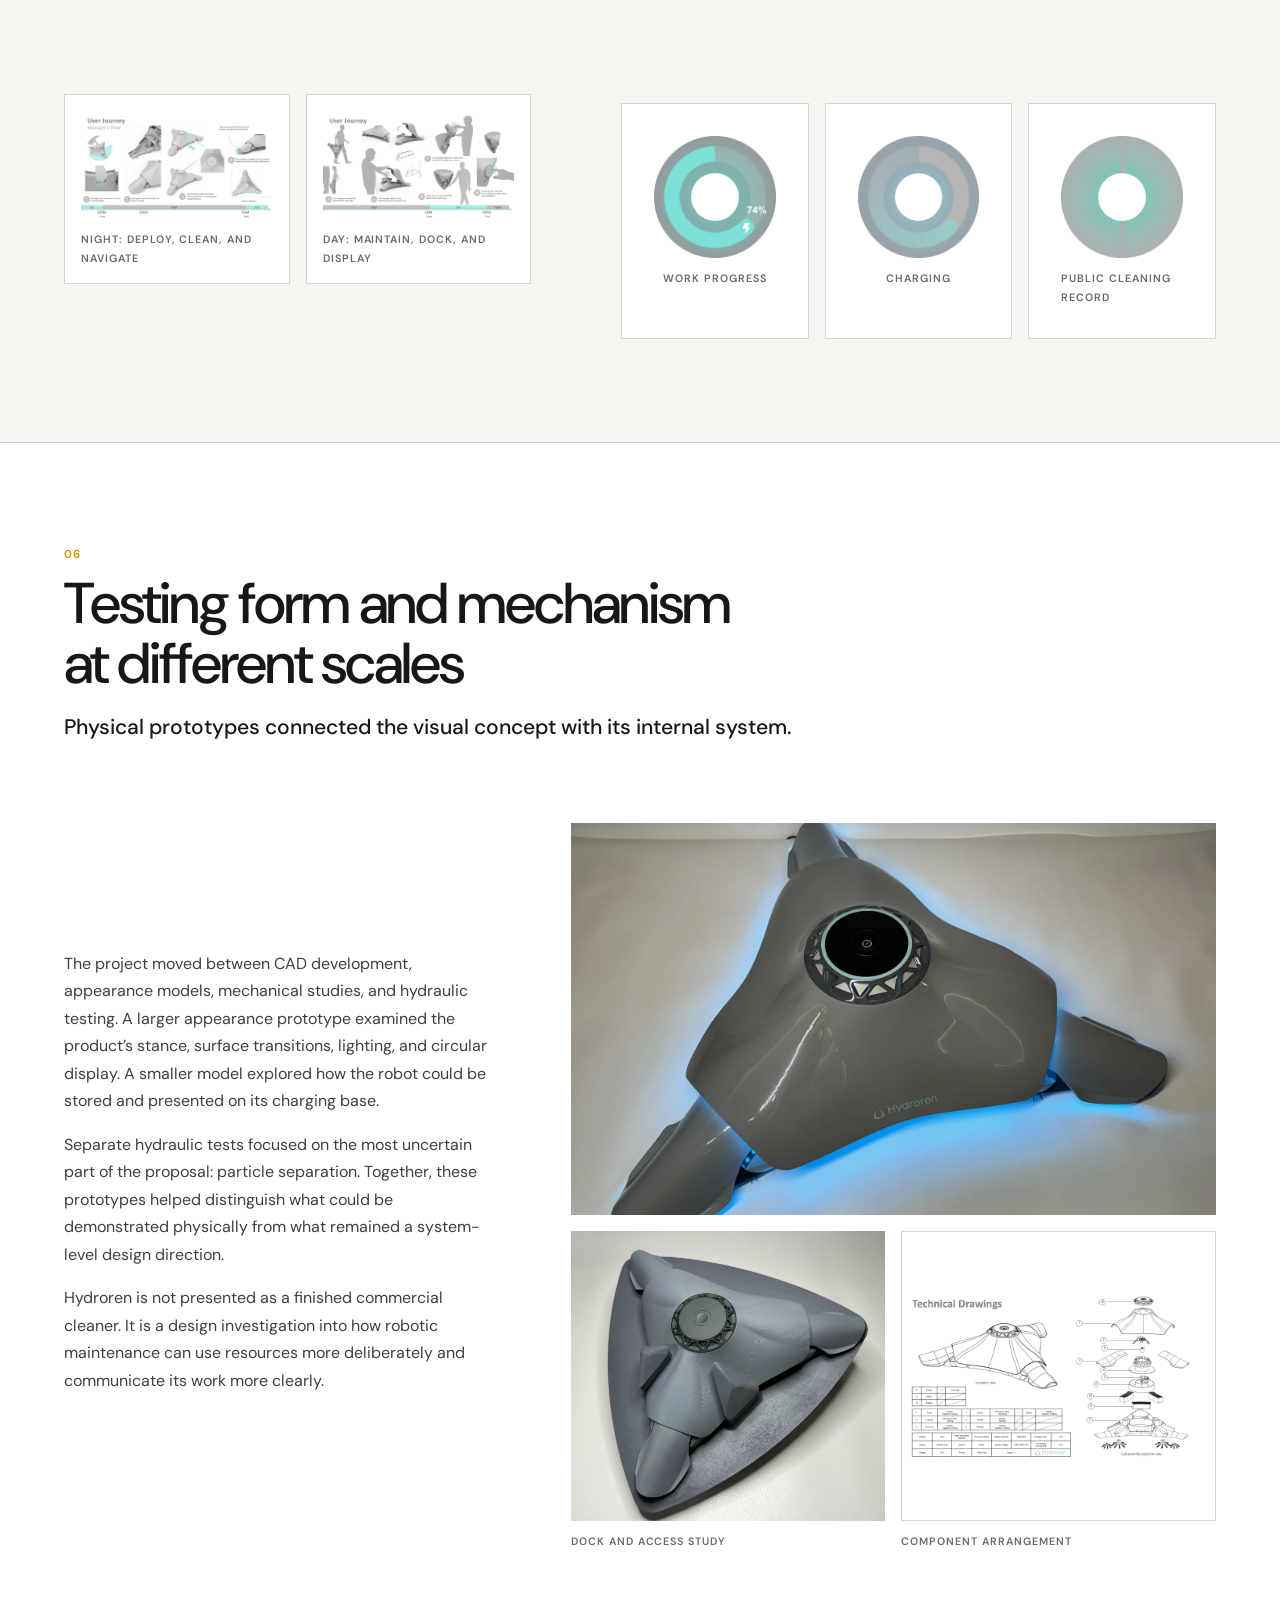
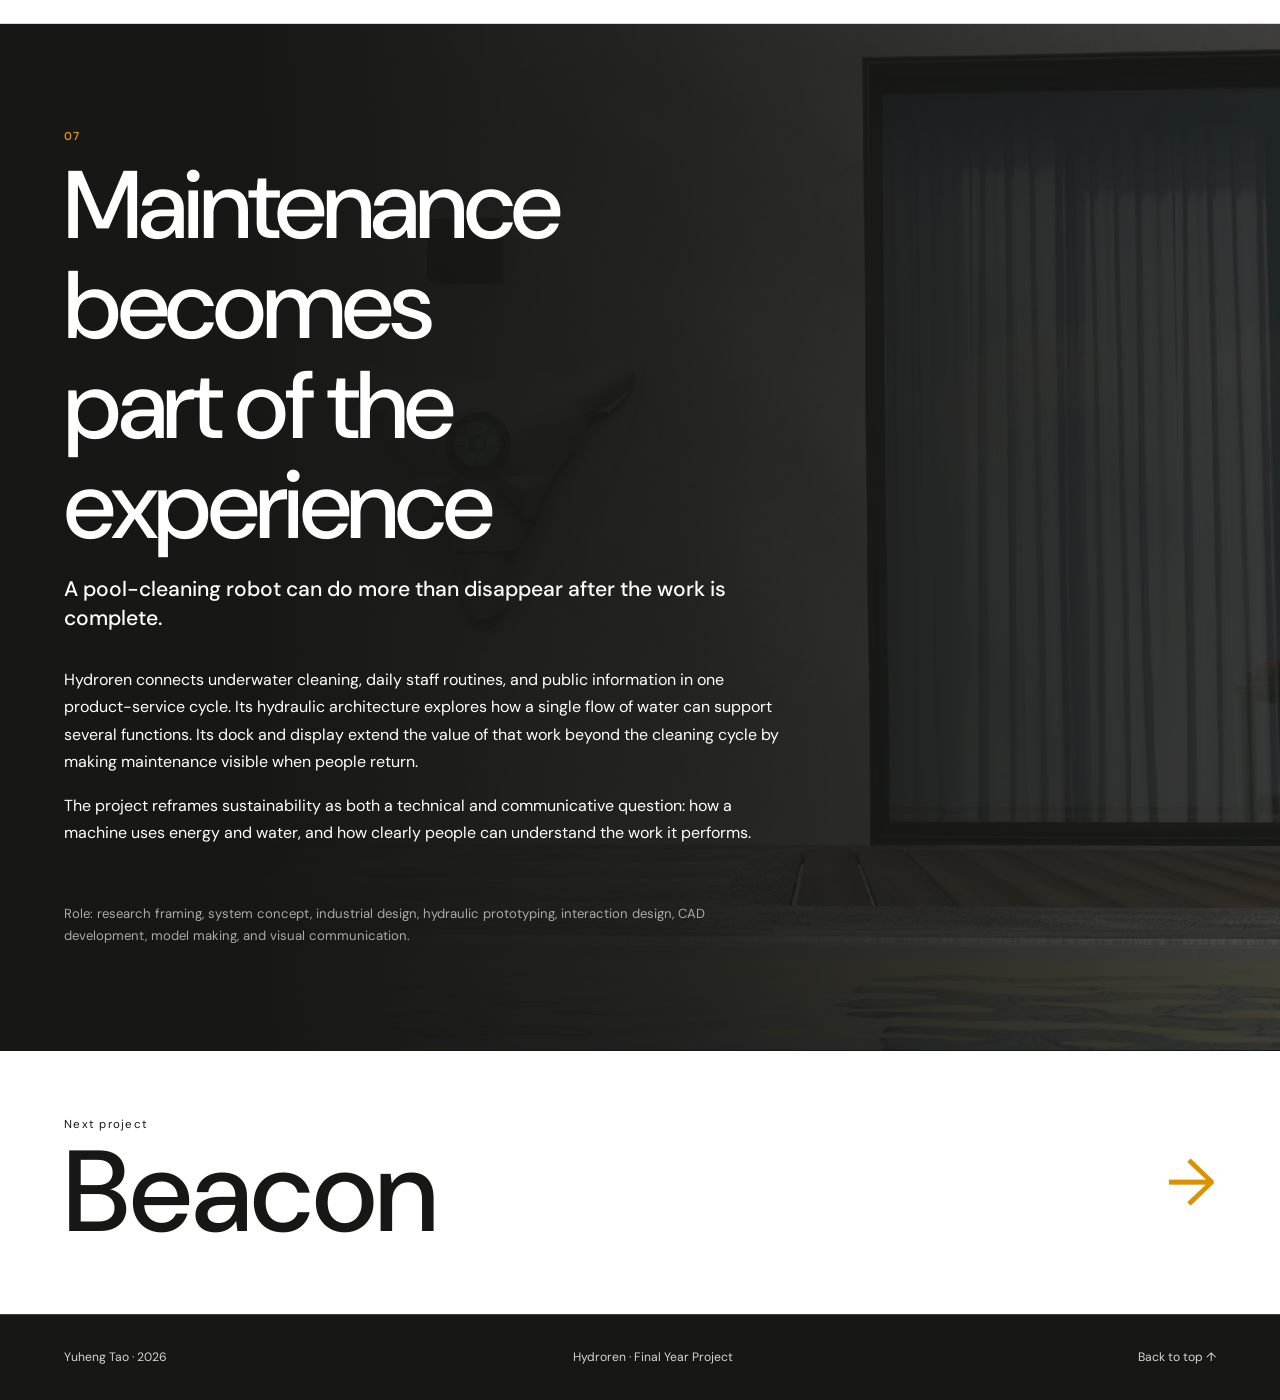
<file: hydroren.html>
<!doctype html>
<html lang="en">
<head>
  <meta charset="utf-8">
  <meta name="viewport" content="width=device-width, initial-scale=1">
  <meta name="description" content="Hydroren — a robotic pool-cleaning system by Yuheng Tao.">
  <title>Hydroren — Yuheng Tao</title>
  <link rel="preconnect" href="https://fonts.googleapis.com">
  <link rel="preconnect" href="https://fonts.gstatic.com" crossorigin>
  <link href="https://fonts.googleapis.com/css2?family=DM+Sans:opsz,wght@9..40,400;9..40,500;9..40,600&display=swap" rel="stylesheet">
  <link rel="stylesheet" href="capacitive.css?v=2">
  <link rel="stylesheet" href="hydroren.css?v=1">
</head>
<body>
  <header class="site-header">
    <a class="wordmark" href="index.html">YUHENG TAO</a>
    <nav aria-label="Project navigation">
      <a href="index.html#work">Work</a>
      <a href="#overview">Overview</a>
      <a class="button-link" href="index.html#about">About</a>
    </nav>
  </header>

  <main>
    <section class="project-hero hydroren-hero" id="overview">
      <div class="hero-copy">
        <p class="eyebrow">04 · ROBOTICS & SUSTAINABLE PRODUCT SYSTEMS</p>
        <h1>Hydroren</h1>
        <p class="hero-deck">A robotic pool cleaner that uses one flow of water to clean, move, and communicate.</p>
        <p class="hero-intro">Hydroren is a robotic cleaning concept designed around the daily rhythm of a commercial swimming pool. It works after closing, when the pool is empty, and returns to a wall-mounted charging base before swimmers arrive.</p>
        <p class="hero-intro">The project explores how the water flow created for suction could perform more than one job. The same hydraulic system supports debris collection, brushing, and directional movement, while a hydrocyclone separates particles before they reach a fine filter.</p>
        <ul class="keywords" aria-label="Project keywords"><li>Robotic cleaning</li><li>Hydraulic systems</li><li>Hydrocyclone separation</li></ul>
      </div>
      <figure class="hero-image"><img src="assets/hydroren/web/hero-underwater.webp" alt="Hydroren robotic pool cleaner operating underwater"><figcaption>Hydroren in its overnight cleaning context</figcaption></figure>
    </section>

    <section class="story-section hidden-work" id="context">
      <div class="section-heading"><p class="section-number">01</p><h2>Pool cleaning happens out of sight</h2></div>
      <div class="section-copy"><p class="subhead">A maintained pool can still feel uncertain when the work behind it remains invisible.</p><p>Commercial pools depend on routines that take place before opening and after closing. Staff deploy cleaning equipment, remove collected debris, rinse filters, and prepare the water for the next day. Swimmers encounter the result, but rarely see the process or receive a clear record of what has been done.</p><p>Many robotic cleaners also treat suction, movement, brushing, and filtration as separate demands. Hydroren began by asking whether these functions could share a physical process and whether the result of that process could become part of the public experience of the pool.</p></div>
      <figure class="full-visual"><img src="assets/hydroren/web/wall-display.webp" alt="Hydroren docked on a wall beside a swimming pool"><figcaption>Docked during opening hours</figcaption></figure>
    </section>

    <section class="story-section flow-section" id="system">
      <div class="flow-heading"><p class="section-number">02</p><h2>One water flow,<br>several jobs</h2><p class="subhead">The system reuses the energy already moving water through the machine.</p></div>
      <figure class="transparent-robot"><img src="assets/hydroren/web/transparent-system.webp" alt="Transparent rendering showing the internal components of Hydroren"><figcaption>Internal system layout</figcaption></figure>
      <div class="flow-copy"><p>A central motor drives an impeller to draw water and debris into the robot. Instead of treating the outgoing flow as waste, internal channels redirect it toward secondary functions. Part of the flow rotates the cleaning brushes, while directional nozzles use the remaining jet to support movement and steering.</p><p>This hydraulic architecture shaped both the internal layout and the outer form. The motor, particle chamber, flow paths, brushes, and nozzles had to operate as one continuous system rather than as isolated features.</p></div>
      <div class="system-line" aria-label="Hydroren hydraulic process"><span>Motor & impeller</span><i></i><span>Suction & collection</span><i></i><span>Redirected flow</span><i></i><span>Brushes & movement</span></div>
      <div class="sketch-pair"><figure><img src="assets/hydroren/web/flow-section-sketch.webp" alt="Section sketch of the water channels inside Hydroren"><figcaption>Flow path through the body</figcaption></figure><figure><img src="assets/hydroren/web/hydraulic-layout-sketch.webp" alt="Sketch of impellers and hydraulic routing"><figcaption>Impeller and outlet study</figcaption></figure></div>
    </section>

    <section class="story-section separator-section" id="separation">
      <div class="separator-heading"><p class="section-number">03</p><h2>Separating debris<br>before the filter</h2><p class="subhead">A hydrocyclone offers a way to reduce repeated filter handling.</p></div>
      <div class="separator-copy"><p>Inside Hydroren, water enters the separator tangentially and forms a vortex. Denser particles move outward and settle into the collection chamber, while cleaner water returns to the circulation path. The aim is to capture common pool debris before it reaches a dense filter and reduce the amount of material staff need to rinse away after each cycle.</p><p>The mechanism was explored through flow simulation and a transparent water-tank rig. These tests examined whether the vortex could establish a stable separation pattern and move visible particles into a dedicated chamber. They informed the direction of the design, but they do not represent the performance of a fully integrated production machine.</p></div>
      <div class="test-grid"><figure><img src="assets/hydroren/web/separator-test-rig.webp" alt="Transparent water-tank rig for testing particle separation"><figcaption>Transparent hydraulic test rig</figcaption></figure><figure><img src="assets/hydroren/web/separation-test.webp" alt="Particles moving through the separation test tank"><figcaption>Visible particle-separation test</figcaption></figure></div>
    </section>

    <section class="story-section form-section" id="form">
      <div class="form-heading"><p class="section-number">04</p><h2>Form follows coverage,<br>flow, and handling</h2><p class="subhead">A low triangular body grew around the hydraulic layout and the geometry of the pool floor.</p></div>
      <div class="form-copy"><p>Early studies moved from conventional rectangular cleaners toward a three-point form. The broad, low body keeps the main volume close to the pool surface, while extended cleaning points approach walls and corners. A central volume houses the separator and display, with channels radiating toward the brushes and directional outlets.</p><p>Sketch models tested how the shell could protect the mechanism without appearing heavy or aggressive. The final form uses soft continuous surfaces to integrate the central chamber, removable cover, intake regions, and edge-cleaning elements into one recognisable object.</p></div>
      <div class="form-images"><figure class="form-sketch"><img src="assets/hydroren/web/form-sketches.webp" alt="Sketches showing the development of Hydroren's triangular body"><figcaption>Proportion, coverage, and mechanism studies</figcaption></figure><figure class="dark-render"><img src="assets/hydroren/web/final-render.webp" alt="Final Hydroren product rendering on a dark background"><figcaption>Resolved product form</figcaption></figure></div>
    </section>

    <section class="story-section service-section" id="service">
      <div class="service-heading"><p class="section-number">05</p><h2>Working at night,<br>communicating by day</h2><p class="subhead">The charging dock connects the machine’s cleaning role with its public-facing role.</p></div>
      <div class="service-copy"><p>After the pool closes, a manager places Hydroren in the water. The robot follows a cleaning path, collects debris, and records the cycle while the pool is empty. In the morning, staff lift it out, open the cover, remove the collection chamber, and place the machine on its wall-mounted charging base.</p><p>Docking changes the meaning of the product. During cleaning, the circular display provides operational feedback such as progress and remaining charge. During opening hours, the same display presents a quieter summary of recent cleaning activity. Staff can check the machine at a glance, while swimmers receive a visible indication that maintenance has taken place.</p></div>
      <div class="journey-grid"><figure><img src="assets/hydroren/web/night-journey.webp" alt="Manager journey showing Hydroren cleaning a pool overnight"><figcaption>Night: deploy, clean, and navigate</figcaption></figure><figure><img src="assets/hydroren/web/day-journey.webp" alt="Morning journey showing debris removal, charging, and public display"><figcaption>Day: maintain, dock, and display</figcaption></figure></div>
      <div class="ui-grid"><figure><img src="assets/hydroren/web/ui-work-progress.webp" alt="Circular interface showing cleaning progress"><figcaption>Work progress</figcaption></figure><figure><img src="assets/hydroren/web/ui-charging.webp" alt="Circular interface showing charging progress"><figcaption>Charging</figcaption></figure><figure><img src="assets/hydroren/web/ui-cleaning-record.webp" alt="Circular interface showing a cleaning record"><figcaption>Public cleaning record</figcaption></figure></div>
    </section>

    <section class="story-section prototype-section" id="prototype">
      <div class="prototype-heading"><p class="section-number">06</p><h2>Testing form and mechanism<br>at different scales</h2><p class="subhead">Physical prototypes connected the visual concept with its internal system.</p></div>
      <div class="prototype-copy"><p>The project moved between CAD development, appearance models, mechanical studies, and hydraulic testing. A larger appearance prototype examined the product’s stance, surface transitions, lighting, and circular display. A smaller model explored how the robot could be stored and presented on its charging base.</p><p>Separate hydraulic tests focused on the most uncertain part of the proposal: particle separation. Together, these prototypes helped distinguish what could be demonstrated physically from what remained a system-level design direction.</p><p>Hydroren is not presented as a finished commercial cleaner. It is a design investigation into how robotic maintenance can use resources more deliberately and communicate its work more clearly.</p></div>
      <div class="prototype-grid"><figure class="prototype-main"><img src="assets/hydroren/web/appearance-prototype.webp" alt="Large Hydroren appearance prototype with illuminated display"><figcaption>Appearance prototype</figcaption></figure><figure><img src="assets/hydroren/web/dock-model.webp" alt="Smaller Hydroren model placed on its charging dock"><figcaption>Dock and access study</figcaption></figure><figure><img src="assets/hydroren/web/exploded-view.webp" alt="Exploded technical drawing of Hydroren"><figcaption>Component arrangement</figcaption></figure></div>
    </section>

    <section class="story-section story-section--closing hydroren-closing" id="closing">
      <div class="closing-image"><img src="assets/hydroren/web/wall-display.webp" alt="Hydroren displayed on its wall-mounted charging base"></div>
      <p class="section-number">07</p><h2>Maintenance becomes<br>part of the experience</h2><p class="subhead">A pool-cleaning robot can do more than disappear after the work is complete.</p>
      <div class="closing-copy"><p>Hydroren connects underwater cleaning, daily staff routines, and public information in one product-service cycle. Its hydraulic architecture explores how a single flow of water can support several functions. Its dock and display extend the value of that work beyond the cleaning cycle by making maintenance visible when people return.</p><p>The project reframes sustainability as both a technical and communicative question: how a machine uses energy and water, and how clearly people can understand the work it performs.</p></div>
      <p class="role">Role: research framing, system concept, industrial design, hydraulic prototyping, interaction design, CAD development, model making, and visual communication.</p>
    </section>

    <a class="next-project" href="index.html#beacon"><span>Next project</span><strong>Beacon</strong><b>→</b></a>
  </main>
  <footer><span>Yuheng Tao · 2026</span><span>Hydroren · Final Year Project</span><a href="#overview">Back to top ↑</a></footer>
</body>
</html>
</file>
<file: styles.css>
:root{--paper:#f3f1e9;--ink:#171816;--muted:#6d6d67;--accent:#da9200;--line:rgba(23,24,22,.18);--sans:"DM Sans",Arial,sans-serif;--serif:"Libre Caslon Display",Georgia,serif}
*{box-sizing:border-box}html{scroll-behavior:smooth}body{margin:0;background:var(--paper);color:var(--ink);font-family:var(--sans);font-size:16px;line-height:1.6}a{color:inherit;text-decoration:none}
.site-header{position:fixed;inset:0 0 auto;z-index:20;display:flex;align-items:center;justify-content:space-between;min-height:64px;padding:0 2.5rem;border-bottom:1px solid var(--line);background:rgba(243,241,233,.9);backdrop-filter:blur(14px)}
.wordmark,nav a{font-size:.94rem;font-weight:400;letter-spacing:.055em}nav{display:flex;align-items:center;gap:2rem}.button-link{display:inline-flex;align-items:center;justify-content:center;padding:.62rem .95rem;border:1px solid var(--accent);border-radius:999px;background:transparent;line-height:1;transform:translateX(-4px)}
.section{min-height:100vh;padding:7rem 5vw 5rem;border-bottom:1px solid var(--line)}.hero{position:relative;overflow:hidden;display:flex;flex-direction:column;justify-content:center;padding-bottom:calc(5rem - 20px)}.hero-wash{position:absolute;inset:64px 0 0;z-index:-1;background:linear-gradient(90deg,rgba(243,241,233,.96),rgba(243,241,233,.79) 48%,rgba(243,241,233,.9)),repeating-linear-gradient(135deg,transparent 0 48px,rgba(23,24,22,.035) 49px 50px)}
.eyebrow{margin:0 0 1rem;color:var(--accent);font-size:.76rem;font-weight:600;letter-spacing:.12em}h1,h2{font-family:var(--serif);font-weight:400;line-height:.96}h1{margin:.2rem 0 1rem;font-size:clamp(5rem,11vw,10.5rem);letter-spacing:-.055em}h2{margin:.35rem 0 1rem;font-size:clamp(4rem,8vw,8rem);letter-spacing:-.045em}
.hero-title-block{width:max-content;max-width:100%}.discipline{display:flex;align-items:center;justify-content:space-between;width:100%;margin:1.4rem 0 1.3rem;color:var(--accent);font-size:clamp(1rem,1.6vw,1.35rem);transform:translateY(-8px)}.discipline-separator{display:inline-block;margin:0}.hero-copy{width:clamp(620px,58vw,1120px);max-width:100%;font-size:clamp(1rem,1.4vw,1.2rem);transform:translateY(-8px)}.hero-copy p{margin:0 0 calc(.9rem - 4px)}.explore-label{margin:calc(2.5rem + 12px) 0 1rem;color:var(--muted)}
.category-grid{display:grid;grid-template-columns:repeat(4,1fr);gap:2.4rem}.category-grid a{padding-top:.8rem;border-top:1px solid var(--line);transition:transform .25s,border-color .25s}.category-grid a:hover{transform:translateY(-5px);border-color:var(--accent)}.category-title{display:block;margin-bottom:.65rem;font-family:var(--serif);font-size:clamp(1.4rem,2vw,2rem);line-height:1.1}.category-grid a>span:last-child{display:block;color:var(--muted);font-size:.9rem;font-style:italic;line-height:1.45}.scroll-cue{align-self:center;margin-top:calc(2.2rem - 20px);color:var(--accent);font-size:1.7rem;transform:translateY(8px)}
.project{display:grid;grid-template-columns:minmax(0,1.1fr) minmax(340px,.9fr);gap:clamp(3rem,7vw,8rem);align-items:center}.visual-grid{display:grid;gap:1rem;min-height:62vh}.visual-grid--two{grid-template-columns:1.35fr .65fr}.visual-grid--reverse{grid-template-columns:.65fr 1.35fr}.visual-grid--feature{grid-template-columns:1fr 1fr;grid-template-rows:1.65fr .75fr}
.placeholder{position:relative;min-height:220px;overflow:hidden;border:1px solid rgba(23,24,22,.28);background:linear-gradient(135deg,transparent 49.7%,rgba(23,24,22,.12) 50%,transparent 50.3%),linear-gradient(45deg,transparent 49.7%,rgba(23,24,22,.12) 50%,transparent 50.3%),#d9d6cb}.placeholder::after{content:"";position:absolute;inset:10px;border:1px solid rgba(23,24,22,.11)}.placeholder span{position:absolute;left:1rem;bottom:.8rem;z-index:1;font-size:.66rem;font-weight:600;letter-spacing:.1em}.placeholder--hero{grid-column:1/-1}
.project-copy{max-width:650px}.project-meta{margin:0 0 2rem;color:var(--muted);font-size:.84rem;letter-spacing:.04em}.lead{font-family:var(--serif);font-size:clamp(1.35rem,2vw,2.1rem);line-height:1.32}.project-columns{display:grid;grid-template-columns:1fr 1fr;gap:2rem;margin-top:1.5rem}.project-columns p{margin:0;color:#3c3d39}.project-link{display:inline-block;margin-top:2.2rem;padding-bottom:.2rem;border-bottom:1px solid var(--accent);font-size:.84rem;font-weight:600;letter-spacing:.04em}
.contact{min-height:auto;padding-top:3.25rem;padding-bottom:3.25rem;background:var(--ink);color:var(--paper)}.contact .eyebrow{margin-bottom:1.4rem}.contact-row{display:flex;flex-wrap:nowrap;align-items:center;gap:clamp(1.25rem,4vw,4rem);white-space:nowrap}.contact-row a{display:flex;align-items:baseline;gap:.65rem;padding-bottom:.15rem;border-bottom:1px solid rgba(255,255,255,.28);transition:border-color .2s,color .2s}.contact-row a:hover{border-color:var(--accent);color:var(--accent)}.contact-row span{color:#aaa9a3;font-size:.68rem;font-weight:500;letter-spacing:.1em;text-transform:uppercase}.contact-row strong{font-size:clamp(.78rem,1.05vw,1rem);font-weight:500;letter-spacing:.02em}

/* Compact project index: editorial list with consistent 16:9 imagery. */
.project{min-height:100vh;padding:4.5rem 0 2rem 3.75vw;grid-template-columns:minmax(430px,42%) minmax(0,58%);gap:0;overflow:hidden;border-bottom:0;background:#fff!important;color:var(--ink)!important;align-items:center}
.project .project-copy{grid-column:1;grid-row:1;display:grid;grid-template-columns:max-content minmax(0,1fr);column-gap:8px;min-width:0;max-width:760px;padding-right:clamp(2rem,4vw,5rem)}
.project .project-number{grid-column:1;grid-row:2;align-self:start;margin:0;color:var(--muted);font-family:var(--serif);font-size:clamp(calc(1.5rem + 4px),calc(1.7vw + 4px),calc(2rem + 4px));line-height:1;letter-spacing:0;transform:translate(-4px,calc((clamp(3.5rem,5vw,6.25rem)*.9 - clamp(calc(1.5rem + 4px),calc(1.7vw + 4px),calc(2rem + 4px)))/2))}
.project .project-category{grid-column:2;grid-row:1;margin:0 0 .55rem;color:var(--accent);font-size:.76rem;font-weight:500;letter-spacing:.12em;text-transform:uppercase}
.project h2{grid-column:2;grid-row:2;margin:0 0 .7rem;font-size:clamp(3.25rem,4.7vw,6rem);line-height:.94;letter-spacing:.018em;overflow-wrap:anywhere}
.project .project-status{grid-column:2;margin:0 0 1rem;color:var(--muted);font-size:clamp(.8rem,.86vw,.95rem);line-height:1.45;letter-spacing:.025em}
.project .project-summary{grid-column:2;margin:0 0 .75rem;max-width:660px;color:#41423f;font-size:clamp(.98rem,1.08vw,1.2rem);font-style:italic;line-height:1.55}
.project .lead{grid-column:2;margin:0;max-width:660px;color:#41423f;font-family:var(--sans);font-size:clamp(.98rem,1.08vw,1.2rem);font-weight:400;line-height:1.55;letter-spacing:0}
.project .project-recognition{grid-column:2;display:flex;flex-direction:column;align-items:flex-start;gap:.28rem;margin:1rem 0 0;max-width:660px;color:var(--ink);font-size:clamp(.78rem,.84vw,.92rem);font-weight:600;line-height:1.5}.project .project-recognition a{border-bottom:1px solid transparent;transition:color .2s,border-color .2s}.project .project-recognition a:hover{color:var(--accent);border-color:var(--accent)}
.project .project-meta,.project .project-columns,.project .project-link{display:none}
.project .project-link,#capacitive .project-link,#breatho .project-link,#hydroren .project-link,#cartx .project-link,#beacon .project-link{display:inline-block;grid-column:2;justify-self:start;width:auto;height:auto;margin-top:1.25rem;padding:0 0 .18rem;border:0;border-bottom:1px solid var(--accent);font-size:.78rem;font-weight:500;letter-spacing:.05em}
.project .visual-grid{grid-column:2;grid-row:1;display:block;justify-self:stretch;width:100%;height:auto;min-width:0;min-height:0;aspect-ratio:16/9;transform:none;-webkit-mask-image:linear-gradient(to right,transparent 0 20px,#000 calc(12% - 20px));mask-image:linear-gradient(to right,transparent 0 20px,#000 calc(12% - 20px))}
.project .visual-grid .placeholder{display:none}
.project .visual-grid .placeholder:first-child{display:block;width:100%;height:100%;min-height:0;background-color:#e2e0d8}
.project .visual-grid .placeholder:first-child span{background:rgba(255,255,255,.9);color:var(--ink)}
.project-cover img{display:block;width:100%;height:100%;object-fit:cover}.project-cover:after{display:none}
#capacitive .capacitive-home-cover img{object-position:right center}
#cartx .visual-grid{aspect-ratio:16/9;overflow:visible;-webkit-mask-image:none;mask-image:none}
#cartx .cartx-home-cover{position:relative;overflow:visible;border:0;background:transparent!important}
#cartx .cartx-home-cover img{position:absolute;inset:0 0 0 auto;width:auto;height:100%;max-width:none;object-fit:contain;-webkit-mask-image:linear-gradient(to right,transparent 0 42%,#000 52%);mask-image:linear-gradient(to right,transparent 0 42%,#000 52%)}
#hydroren .visual-grid{position:relative;overflow:visible;clip-path:inset(-21% 0 -26% 0);-webkit-mask-image:none;mask-image:none}
#hydroren .visual-grid::after{content:"";position:absolute;z-index:2;inset:-21% 0 -26%;pointer-events:none;background:linear-gradient(to right,#fff 0 20px,transparent calc(12% - 20px))}
#hydroren .hydroren-home-cover{position:relative;overflow:visible;background:transparent!important}
/* The opaque background rectangle occupies source y:300–1878. Scale that
   rectangle to the card; the robot's transparent overflow remains visible. */
#hydroren .hydroren-home-cover img{position:absolute;right:0;top:-19.0114%;width:auto;height:143.98%;max-width:none;object-fit:contain;-webkit-mask-image:none;mask-image:none}
#breatho .visual-grid{position:relative;overflow:visible;clip-path:inset(-5% 0 -4% 0);-webkit-mask-image:none;mask-image:none}
#breatho .visual-grid::after{content:"";position:absolute;z-index:2;inset:-5% 0 -4%;pointer-events:none;background:linear-gradient(to right,#fff 0 20px,transparent calc(12% - 20px))}
#breatho .breatho-home-cover{position:relative;overflow:visible;background:transparent!important}
/* The opaque background rectangle occupies source y:96–2226. Scale that
   rectangle to the card while keeping the wearable's vertical overflow. */
#breatho .breatho-home-cover img{position:absolute;right:0;top:-4.507%;width:auto;height:107.6995%;max-width:none;object-fit:contain;-webkit-mask-image:none;mask-image:none}
#beacon .visual-grid{overflow:visible;-webkit-mask-image:none;mask-image:none}
#beacon .beacon-home-cover{position:relative;overflow:visible;background:transparent!important}
/* Scale from the restaurant background rectangle (y:52–1258), not the
   transparent/overflowing full-image bounds. The rectangle stays flush right. */
#beacon .beacon-home-cover img{position:absolute;right:0;top:-4.3118%;width:auto;height:104.3118%;max-width:none;object-fit:contain;-webkit-mask-image:linear-gradient(to right,transparent 0 4%,#000 14%);mask-image:linear-gradient(to right,transparent 0 4%,#000 14%)}
.section-dots{display:none}
.section-dots{display:none}.section-dots a{width:9px;height:9px;border:1px solid var(--ink);border-radius:50%;transition:background .2s}.section-dots a.is-active{border-color:var(--accent);background:var(--accent)}
footer{display:flex;justify-content:space-between;gap:1rem;padding:2rem 5vw;background:var(--ink);color:var(--paper);font-size:.78rem;border-top:1px solid rgba(255,255,255,.18)}
@media(max-width:900px){.site-header{padding:0 1.25rem}nav a:not(.button-link){display:none}.section{padding:6.5rem 1.25rem 4rem}.category-grid{grid-template-columns:1fr 1fr;gap:1.5rem}.project{grid-template-columns:1fr;gap:3rem}.visual-grid{min-height:52vh}.section-dots{display:none}.contact{padding-top:2.5rem;padding-bottom:2.5rem}.contact-row{gap:clamp(.8rem,3vw,1.5rem)}}
@media(max-width:560px){h1{font-size:20vw}.category-grid,.project-columns{grid-template-columns:1fr}.visual-grid--two,.visual-grid--reverse{grid-template-columns:1fr}.visual-grid--feature{grid-template-rows:1.2fr .7fr .7fr}.placeholder--hero{grid-column:auto}.contact-row{gap:.75rem}.contact-row a{gap:.35rem}.contact-row span{font-size:.55rem}.contact-row strong{font-size:.68rem}footer{flex-direction:column}}
@media(max-width:1200px) and (min-width:901px){.project{grid-template-columns:minmax(390px,44%) minmax(0,56%)}.project .project-copy{padding-right:2rem}.project .visual-grid{width:100%;height:auto}.project h2{font-size:clamp(2.8rem,4.4vw,4.8rem)}}
@media(max-width:900px){.project{min-height:auto;padding:5.5rem 0 2.5rem 1.25rem;grid-template-columns:minmax(320px,44%) minmax(0,56%);gap:0}.project .visual-grid{grid-column:2;grid-row:1;min-height:0}.project .project-copy{grid-column:1;grid-row:1;padding-right:1.5rem}}
@media(max-width:650px){.project{grid-template-columns:1fr;gap:1rem;padding:1.5rem 0 1.5rem 1.25rem}.project .project-copy{grid-column:1;grid-row:1;padding-right:1.25rem}.project .visual-grid{grid-column:1;grid-row:2;width:100%;min-height:0;transform:none}.project .project-copy{grid-template-columns:2.5rem 1fr}.project h2{font-size:clamp(2rem,11vw,3.5rem)}}
/* Portfolio-wide typography: modern sans-serif headings. */
h1,h2,.category-title,.lead{font-family:var(--sans);font-weight:600}
h1,h2{letter-spacing:.006em}
.hero h1{font-family:"Times New Roman",Times,serif;font-weight:400;letter-spacing:-.045em}
.category-title{font-weight:600;letter-spacing:.012em;line-height:1.08}
.lead{font-weight:600;letter-spacing:0;line-height:1.35}
.project h2{font-family:var(--sans);font-weight:600;letter-spacing:.032em}
#capacitive h2{font-size:clamp(2.8rem,4.35vw,5.6rem);letter-spacing:.018em}
@media(prefers-reduced-motion:reduce){html{scroll-behavior:auto}*{transition:none!important}}

/* Local refinement: two-font system, clearer metadata, tighter project rhythm. */
:root{--serif:"Times New Roman",Times,serif}
h1,h2,.category-title{font-family:var(--serif);font-weight:400}
.hero h1{font-family:"Times New Roman",Times,serif;font-size:clamp(calc(4.75rem + 4px),calc(9.4vw + 4px),calc(9rem + 4px));font-weight:400;font-stretch:normal;line-height:1.05;letter-spacing:0}
.category-title{font-family:var(--serif);font-size:clamp(1.55rem,2.15vw,2.2rem);font-weight:400;letter-spacing:-.01em;line-height:1.05}
.project{min-height:72vh;padding-top:2.5rem;padding-bottom:1rem}
.project .project-category{justify-self:start;margin-bottom:.65rem;padding:0;background:transparent;color:var(--accent);font-family:var(--serif);font-size:clamp(.98rem,1.08vw,1.2rem);font-weight:400;letter-spacing:.055em;text-transform:none;transform:translateY(2px)}
.project h2{font-family:var(--serif);font-size:clamp(3.5rem,5vw,6.25rem);font-weight:400;line-height:.9;letter-spacing:-.025em}
#capacitive h2{font-size:clamp(3rem,4.45vw,5.75rem);letter-spacing:-.03em}
#capacitive .project-number{transform:translate(-4px,calc((clamp(3rem,4.45vw,5.75rem)*.9 - clamp(calc(1.5rem + 4px),calc(1.7vw + 4px),calc(2rem + 4px)))/2))}
.project .project-status{justify-self:start;margin-bottom:1rem;padding:.24rem .55rem;background:var(--accent);color:var(--ink);font-size:clamp(.76rem,.8vw,.88rem);font-weight:700;line-height:1.4;letter-spacing:.015em}
.project .project-recognition{justify-self:start;margin-top:.9rem;padding:0;background:transparent;color:var(--ink);font-size:clamp(.76rem,.8vw,.88rem);font-weight:600;line-height:1.45}
.project .visual-grid .placeholder:first-child{border:0}
.project .visual-grid .placeholder:first-child::after{display:none}
.project .visual-grid .placeholder:first-child span{display:none}
@media(max-width:900px){.project{min-height:auto;padding-top:4.5rem;padding-bottom:2rem}}
</file>
<file: capacitive.css>
:root{--paper:#fff;--ink:#171816;--muted:#696a66;--soft:#f4f3ef;--line:rgba(23,24,22,.18);--accent:#da9200;--sans:"DM Sans","Noto Sans SC",Arial,sans-serif}
*{box-sizing:border-box}html{scroll-behavior:smooth}body{margin:0;background:var(--paper);color:var(--ink);font-family:var(--sans);font-size:16px;line-height:1.72}a{color:inherit;text-decoration:none}img{display:block;max-width:100%}
.site-header{position:fixed;inset:0 0 auto;z-index:20;display:flex;align-items:center;justify-content:space-between;min-height:64px;padding:0 2.5rem;border-bottom:1px solid var(--line);background:rgba(255,255,255,.9);backdrop-filter:blur(14px)}.wordmark,nav a{font-size:.78rem;font-weight:600;letter-spacing:.09em}nav{display:flex;align-items:center;gap:1.75rem}.button-link{padding:.55rem .95rem;border:1px solid var(--accent);border-radius:999px}
main{overflow:hidden}.eyebrow,.section-number{margin:0;color:var(--accent);font-size:.72rem;font-weight:600;letter-spacing:.13em}.project-hero,.story-section{border-bottom:1px solid var(--line)}
.project-hero{display:grid;grid-template-columns:minmax(0,1.06fr) minmax(390px,.94fr);gap:clamp(3rem,6vw,7rem);min-height:100vh;padding:8rem 5vw 3rem 0;align-items:center}.hero-copy{max-width:720px}.hero-copy h1,.story-section h2,.references h2{font-weight:500;letter-spacing:-.035em;line-height:1.04}.hero-copy h1{margin:.7rem 0 1.5rem;font-size:clamp(4rem,6vw,7.5rem)}.hero-deck{max-width:650px;margin:0 0 2rem;font-size:clamp(1.35rem,1.8vw,2rem);font-weight:500;line-height:1.35}.hero-copy>p:not(.eyebrow):not(.hero-deck){max-width:680px;color:#3f403c}.hero-copy sup{margin-left:.25rem}.hero-copy sup a{margin-right:.16rem;color:var(--accent)}
.keywords{display:flex;flex-wrap:nowrap;align-items:center;gap:0;margin:2rem 0 0;padding:0;list-style:none;color:#5b430d;font-size:clamp(.62rem,.86vw,.86rem);font-weight:500;letter-spacing:.045em;white-space:nowrap}.keywords li{display:flex;align-items:center}.keywords li:not(:last-child)::after{content:"/";margin:0 clamp(.55rem,1.5vw,2rem);color:var(--accent);font-weight:400}
.project-media{position:relative;margin:0;min-width:0}.project-media img{width:100%;height:100%;object-fit:cover}.project-media figcaption{margin:.8rem auto 0;padding:0 1rem;color:var(--muted);font-size:.78rem;line-height:1.5;text-align:center}.project-media figcaption strong{color:var(--ink);font-weight:600}.project-media--hero{align-self:stretch;min-height:520px}.project-media--hero img{object-position:68% center}.project-media--analysis img,.project-media--result img{object-fit:contain;background:#fff}.project-media--rig img{aspect-ratio:4/3;object-position:center}
.story-section{display:grid;grid-template-columns:minmax(360px,.88fr) minmax(0,1.12fr);gap:clamp(3rem,7vw,8rem);align-items:center;min-height:92vh;padding:clamp(5rem,8vw,8rem) 5vw}.story-section--text-left .story-copy{grid-column:1}.story-section--text-left .project-media{grid-column:2}.story-section--media-left .project-media{grid-column:1}.story-section--media-left .story-copy{grid-column:2}.story-copy{max-width:710px}.story-section h2,.references h2{margin:.6rem 0 1.2rem;font-size:clamp(2.5rem,4.5vw,5.2rem)}.story-copy p:not(.section-number):not(.subhead):not(.note){color:#3f403c}.subhead{margin:0 0 2rem;font-size:clamp(1.2rem,1.65vw,1.75rem);font-weight:500;line-height:1.4}.note{margin-top:2rem;padding-top:1rem;border-top:1px solid var(--line);color:var(--muted);font-size:.82rem;font-style:italic}
.metric-row{display:grid;grid-template-columns:repeat(3,1fr);gap:.75rem;margin:2rem 0}.metric-row div{padding:1rem;border:1px solid var(--line)}.metric-row strong{display:block;color:var(--accent);font-size:clamp(1.7rem,2.7vw,3.2rem);font-weight:500;line-height:1}.metric-row span{display:block;margin-top:.5rem;color:var(--muted);font-size:.72rem}.limitations{margin-top:2rem;padding:1.4rem;background:var(--soft)}.limitations h3{margin:0 0 .8rem;font-size:1rem}.limitations ul{margin:0;padding-left:1.2rem;color:#444541}.limitations li+li{margin-top:.35rem}
.story-section--closing{display:block;min-height:auto;background:var(--ink);color:#fff}.story-section--closing h2{max-width:900px}.story-section--closing .subhead{max-width:820px;color:#fff}.closing-grid{display:grid;grid-template-columns:repeat(3,1fr);gap:1px;margin-top:4rem;background:rgba(255,255,255,.2)}.closing-grid article{padding:2rem;background:var(--ink)}.closing-grid span{color:var(--accent);font-size:.72rem;letter-spacing:.12em}.closing-grid h3{margin:1rem 0 .7rem;font-size:1.35rem;font-weight:500}.closing-grid p{margin:0;color:#c8c8c2}.role{margin:3.5rem 0 0;color:#a9aaa4;font-size:.82rem}
.references{padding:3.25rem 5vw;background:var(--soft)}.references h2{margin:.35rem 0 1rem;font-size:clamp(1.8rem,2.5vw,2.8rem)}.references ol{max-width:1080px;margin:1rem 0 0;padding-left:1.2rem;font-size:.83rem;line-height:1.55}.references li{padding:.5rem 0;color:#50514d}.references li+li{border-top:1px solid var(--line)}.references a{border-bottom:1px solid transparent}.references a:hover{color:var(--accent);border-color:var(--accent)}
.next-project{display:grid;grid-template-columns:1fr auto;grid-template-rows:auto auto;align-items:center;padding:4rem 5vw}.next-project span{font-size:.72rem;letter-spacing:.11em}.next-project strong{font-size:clamp(4rem,9vw,10rem);font-weight:500;line-height:1}.next-project b{grid-column:2;grid-row:1/3;color:var(--accent);font-size:4rem;font-weight:400}footer{display:flex;justify-content:space-between;gap:1rem;padding:2rem 5vw;background:var(--ink);color:#d6d6d0;font-size:.76rem;border-top:1px solid rgba(255,255,255,.18)}
.project-hero{grid-template-columns:minmax(0,1.06fr) minmax(390px,.94fr);grid-template-rows:auto auto;min-height:auto;padding:7rem 5vw 4rem;align-items:start}.hero-heading{grid-column:1;grid-row:1;max-width:920px}.hero-heading h1{margin:.7rem 0 1.5rem;font-size:clamp(4rem,6vw,7.5rem);font-weight:500;letter-spacing:-.035em;line-height:1.04}.hero-heading .hero-deck{margin-bottom:2.5rem}.project-media--hero{display:flex;grid-column:1;grid-row:2;align-self:stretch;min-height:0;flex-direction:column;width:calc(100% + 5vw);margin-left:-5vw}.project-media--hero img{flex:1;width:100%;height:0;min-height:0;object-fit:cover;object-position:76% center}.hero-details{grid-column:2;grid-row:2;align-self:start;padding-top:0}.hero-details>p:first-child{margin-top:0}.hero-copy h1{margin:.7rem 0 1.5rem;font-size:clamp(4rem,6vw,7.5rem)}
.project-media--analysis{align-self:stretch;display:flex;flex-direction:column}.project-media--analysis img{flex:1;height:clamp(620px,65vw,820px);object-fit:contain}
#results{align-items:start}.story-section--text-left>.metric-row{grid-column:2;width:100%;margin:1.5rem 0 0}.story-section--text-left>.limitations{grid-column:1/-1;width:100%;margin:1rem 0 0;padding:2rem}.story-section--text-left>.limitations ul{display:grid;grid-template-columns:1fr;gap:0;padding-left:1.2rem}.story-section--text-left>.limitations li{padding:1.15rem 0;line-height:1.65}.story-section--text-left>.limitations li+li{margin-top:0;border-top:1px solid var(--line)}.story-section--text-left>.limitations strong{font-weight:600}
@media(max-width:900px){.site-header{padding:0 1.25rem}nav a:not(.button-link){display:none}.project-hero,.story-section{grid-template-columns:1fr;min-height:auto;padding:6.5rem 1.25rem 4rem;gap:2.5rem}.project-hero{padding-left:1.25rem;padding-right:1.25rem}.hero-heading,.project-media--hero,.hero-details{grid-column:1;grid-row:auto}.project-media--hero{min-height:0;aspect-ratio:auto}.hero-copy{padding-left:0}.story-section--text-left .story-copy,.story-section--text-left .project-media,.story-section--media-left .project-media,.story-section--media-left .story-copy{grid-column:1}.story-section--text-left .story-copy,.story-section--media-left .project-media{grid-row:1}.story-section--text-left .project-media,.story-section--media-left .story-copy{grid-row:2}.story-section--text-left>.limitations{grid-column:1;grid-row:3}.story-section--text-left>.limitations ul{grid-template-columns:1fr 1fr}.closing-grid{grid-template-columns:1fr}}
@media(max-width:560px){.hero-copy h1{font-size:14vw}.story-section h2{font-size:11vw}.metric-row{grid-template-columns:1fr}.next-project{padding:3rem 1.25rem}.next-project strong{font-size:17vw}.next-project b{font-size:2.5rem}footer{flex-direction:column}}
@media(prefers-reduced-motion:reduce){html{scroll-behavior:auto}}
</file>
<file: beacon.css>
:root{--beacon-gold:#d5ad4d;--beacon-warm:#f4efe5;--beacon-dark:#121212}.beacon-hero{background:#fff}.beacon-hero h1{font-size:clamp(6rem,11vw,13rem);letter-spacing:.025em}.hero-image{margin:0;align-self:center;background:#111}.hero-image img{display:block;width:100%;height:min(74vh,780px);object-fit:cover}.hero-image figcaption,figure figcaption{margin-top:.7rem;color:var(--muted);font-size:.67rem;font-weight:600;letter-spacing:.09em;text-transform:uppercase}.project-credit{grid-column:1/-1;margin:0 5vw 0 0;padding-top:1.2rem;border-top:1px solid var(--line);color:var(--muted);font-size:.76rem;letter-spacing:.04em}.beacon-question{display:grid;grid-template-columns:.8fr 1.2fr;gap:4rem 6vw}.copy{max-width:680px;color:#41423e}.wide-image{grid-column:1/-1;width:100%;margin-top:2rem;aspect-ratio:16/7;object-fit:cover}.heading{max-width:900px}.optics{background:var(--beacon-warm)}.optics,.form,.intelligence,.making{display:grid;grid-template-columns:.8fr 1.2fr;gap:3rem 6vw}.image-pair{grid-column:1/-1;display:grid;grid-template-columns:1fr 1fr;gap:1rem;margin-top:2rem}.image-pair figure{margin:0}.image-pair img{display:block;width:100%;aspect-ratio:16/9;object-fit:cover}.image-pair .dark{background:#000}.wide-card{grid-column:1/-1;margin:2rem 0 0}.wide-card img{display:block;width:100%;aspect-ratio:16/8;object-fit:cover}.intelligence{background:#f6f5f1}.beacon-closing{position:relative;min-height:100vh;overflow:hidden}.closing-bg{position:absolute;inset:0;opacity:.5}.closing-bg:after{content:"";position:absolute;inset:0;background:linear-gradient(90deg,var(--beacon-dark) 0 30%,rgba(18,18,18,.8) 58%,rgba(18,18,18,.5))}.closing-bg img{width:100%;height:100%;object-fit:cover}.beacon-closing>*:not(.closing-bg){position:relative;z-index:1;max-width:62%}.beacon-closing h2{font-size:clamp(4rem,7.5vw,9rem)}.beacon-closing .closing-copy{grid-template-columns:1fr;max-width:720px}@media(max-width:900px){.beacon-hero h1{font-size:22vw}.beacon-question,.optics,.form,.intelligence,.making{grid-template-columns:1fr}.wide-image,.image-pair,.wide-card{grid-column:1}.image-pair{grid-template-columns:1fr}.beacon-closing>*:not(.closing-bg){max-width:none}}@media(max-width:560px){.wide-image{aspect-ratio:4/3}.beacon-closing h2{font-size:14vw}}
</file>
<file: breatho.css>
:root{--breath-blue:#2b78c5;--breath-cyan:#63c6d4;--breath-pale:#edf5f7;--breath-deep:#13212b}main{counter-reset:breatho-figure}main figure{counter-increment:breatho-figure}main figure figcaption{text-align:center;text-transform:none!important}main figure figcaption:before{content:"Figure " counter(breatho-figure) ". ";color:var(--ink);font-weight:600}
.breatho-hero{grid-template-columns:minmax(0,.9fr) minmax(420px,1.1fr);grid-template-rows:auto auto auto;column-gap:clamp(3rem,6vw,7rem);row-gap:1.5rem;min-height:auto;padding:5rem 5vw 3rem;align-items:start;background:#fff}.hero-title{grid-column:1;grid-row:1;max-width:720px}.hero-title h1{margin:.5rem 0 0;font-size:clamp(4.5rem,7.5vw,8.5rem);letter-spacing:.015em;line-height:.78}.hero-details{grid-column:1;grid-row:2;max-width:720px}.hero-details .hero-deck{margin:0 0 1.25rem;font-size:clamp(1.2rem,1.55vw,1.65rem)}.hero-details .hero-intro{margin:.8rem 0;color:#3f403c;line-height:1.65}.hero-details sup{margin-left:.25rem}.hero-details sup a{margin-right:.16rem;color:var(--accent)}.hero-details .keywords{display:flex;flex-wrap:nowrap;gap:0;margin-top:1.25rem;white-space:nowrap}.hero-video{grid-column:2;grid-row:2;align-self:start;background:#000}.hero-video video{display:block;width:100%;aspect-ratio:16/9;object-fit:contain;background:#000}.breatho-hero-gallery{grid-column:1/-1;grid-row:3;display:grid;grid-template-columns:repeat(3,minmax(0,1fr));gap:1rem;width:100%;margin-top:1rem}.hero-image{align-self:stretch;margin:0;background:#fff}.hero-image img{display:block;width:100%;aspect-ratio:4/3;object-fit:contain}.hero-placeholder{display:flex;align-items:center;justify-content:center;aspect-ratio:4/3;background:#f1f1ee;border:1px solid var(--line);color:var(--muted);font-size:.72rem;letter-spacing:.08em;text-transform:uppercase}.hero-image figcaption,figure figcaption{margin:.75rem auto 0;color:var(--muted);font-size:.72rem;font-weight:400;letter-spacing:0;line-height:1.5}.project-credit{grid-column:1/-1;margin:0 5vw 0 0;padding-top:1.2rem;border-top:1px solid var(--line);color:var(--muted);font-size:.76rem;letter-spacing:.04em}
.alternating-row{display:grid;grid-template-columns:minmax(0,.94fr) minmax(360px,1.06fr);gap:clamp(2rem,5vw,6rem);align-items:center}.alternating-copy{max-width:700px}.alternating-row--media-left>figure{grid-column:1;grid-row:1}.alternating-row--media-left>.alternating-copy{grid-column:2;grid-row:1}.alternating-row--media-right>.alternating-copy{grid-column:1;grid-row:1}.alternating-row--media-right>figure{grid-column:2;grid-row:1}.question-heading{max-width:720px}.question-copy{max-width:670px;color:#41423e}.gap-illustration{margin:0;min-height:0;overflow:visible;background:transparent}.gap-illustration img{display:block;width:116%;max-width:none;max-height:760px;margin-left:-8%;object-fit:contain}.gap-illustration figcaption{max-width:90%;margin:.75rem auto 0;padding:0;border:0}
.breath-question h2{font-size:clamp(3.2rem,5.2vw,6.5rem);line-height:.94}
.rhythm-section{background:var(--breath-pale)}.breath-loop{display:grid;grid-template-columns:1fr auto 1fr auto 1fr auto 1fr;align-items:center;gap:1rem;margin:4rem 0}.breath-loop>div{display:flex;flex-direction:column;align-items:center;justify-content:center;min-height:200px;padding:1.5rem;background:#fff;border:1px solid rgba(19,33,43,.16)}.breath-loop>b{color:var(--breath-blue);font-size:2rem;font-weight:500}.breath-loop strong{margin-top:1.2rem;font-size:.75rem;letter-spacing:.08em;text-transform:uppercase}.loop-icon{display:block;position:relative;width:86px;height:86px;border:2px solid var(--breath-deep);border-radius:50%}.steps-icon:before,.steps-icon:after{content:"";position:absolute;width:20px;height:42px;border:3px solid var(--breath-blue);border-radius:50%;transform:rotate(-18deg)}.steps-icon:before{left:17px;top:13px}.steps-icon:after{right:14px;bottom:9px}.rhythm-icon{background:repeating-radial-gradient(circle at center,transparent 0 9px,rgba(43,120,197,.18) 10px 12px)}.pressure-icon:before,.pressure-icon:after{content:"";position:absolute;top:16px;width:20px;height:50px;border-radius:50%;background:var(--breath-cyan)}.pressure-icon:before{left:13px}.pressure-icon:after{right:13px}.breath-icon{background:radial-gradient(ellipse at 36% 50%,rgba(99,198,212,.72) 0 27%,transparent 29%),radial-gradient(ellipse at 64% 50%,rgba(99,198,212,.72) 0 27%,transparent 29%)}.rhythm-copy{display:grid;grid-template-columns:1fr 1fr;gap:5vw;max-width:1120px;color:#3f484c}
.form-section{padding-left:0;padding-right:0}.form-heading{max-width:900px;margin-left:5vw}.form-grid{display:grid;grid-template-columns:1.4fr .8fr .8fr;gap:1rem;margin:4rem 0 0 5vw}.form-grid figure{margin:0}.form-grid img{display:block;width:100%;height:100%;min-height:300px;max-height:560px;object-fit:cover}.form-concept img{object-fit:contain;background:#fff}.form-copy{display:grid;grid-template-columns:1fr 1fr;gap:5vw;max-width:1120px;margin:4rem 5vw 0 auto;padding-right:5vw;color:#3f403c}
.testing-section{display:grid;grid-template-columns:.9fr 1.1fr;gap:4rem 6vw;background:#f6f5f1}.testing-heading{grid-column:1/-1;max-width:1000px}.testing-photo{margin:0}.testing-photo img{display:block;width:100%;aspect-ratio:4/3;object-fit:cover}.testing-copy{max-width:660px;color:#3f403c}.waveforms{grid-column:1/-1;display:grid;grid-template-columns:1fr 1fr;gap:1rem}.waveforms figure{margin:0;padding:1rem;background:#fff;border:1px solid var(--line)}.waveforms img{display:block;width:100%;aspect-ratio:16/8;object-fit:contain}.result-callout{grid-column:1/-1;display:flex;align-items:flex-end;gap:2rem;padding-top:2rem;border-top:1px solid var(--line)}.result-callout strong{font-size:clamp(3.5rem,8vw,9rem);letter-spacing:.01em;line-height:.85}.result-callout span{padding-bottom:.4rem;color:var(--muted);font-size:.82rem;line-height:1.35}
.breatho-closing{position:relative;padding-top:7rem}.closing-product{position:absolute;right:0;top:0;width:44%;height:100%;overflow:hidden;opacity:.72}.closing-product:after{content:"";position:absolute;inset:0;background:linear-gradient(90deg,var(--ink),transparent 38%)}.closing-product img{width:100%;height:100%;object-fit:cover}.breatho-closing>*:not(.closing-product){position:relative;z-index:1;max-width:52%}.breatho-closing .closing-copy{grid-template-columns:1fr;max-width:650px}.publication{display:flex;flex-direction:column;align-items:flex-start;gap:.35rem;margin-top:1rem;color:#fff;font-size:.82rem;font-weight:600}.publication a{color:inherit;text-decoration-color:var(--accent);text-underline-offset:.22em}.breatho-closing h2,.breatho-references h2{font-size:clamp(3.4rem,5.6vw,7rem);line-height:.93}.breatho-references h2{max-width:900px}
@media(max-width:900px){.breatho-hero h1{font-size:22vw}.breath-question{grid-template-columns:1fr}.breath-loop{grid-template-columns:1fr}.breath-loop>b{transform:rotate(90deg);justify-self:center}.rhythm-copy,.form-copy{grid-template-columns:1fr}.form-heading{margin-left:1.25rem}.form-grid{grid-template-columns:1fr;margin-left:1.25rem}.form-grid img{min-height:0;max-height:none;aspect-ratio:4/3}.form-copy{margin:3rem 1.25rem 0;padding:0}.testing-section{grid-template-columns:1fr}.testing-heading,.waveforms,.result-callout{grid-column:1}.waveforms{grid-template-columns:1fr}.closing-product{position:relative;width:calc(100% + 2.5rem);height:auto;margin:-5rem -1.25rem 4rem}.closing-product img{aspect-ratio:4/3}.closing-product:after{background:linear-gradient(0deg,var(--ink),transparent 45%)}.breatho-closing>*:not(.closing-product){max-width:none}.result-callout{align-items:flex-start;flex-direction:column;gap:1rem}}

.theory-section{grid-template-columns:minmax(0,1.12fr) minmax(360px,.88fr);align-items:stretch}.theory-heading{max-width:900px}.theory-heading h2,.system-heading h2,.development-heading h2,.experiments-heading h2{font-size:clamp(3.4rem,5.6vw,7rem);line-height:.93}.theory-copy{max-width:700px;color:#3f484c}.lrc-figure{align-self:end;margin:0;overflow:visible}.lrc-figure img{display:block;width:118%;max-width:none;margin-left:-9%;background:transparent;object-fit:contain}
.system-section{display:grid;grid-template-columns:1fr 1fr;gap:0;padding:0;background:var(--breath-pale)}.system-narrative{display:flex;flex-direction:column;justify-content:flex-start;min-width:0;padding:clamp(1.5rem,2.5vw,3rem);background:transparent}.system-heading{max-width:760px}.system-copy{display:flex;flex:1;max-width:700px;flex-direction:column;justify-content:space-between;margin-top:clamp(1.25rem,2vw,2rem);color:#3f484c}.system-copy p:last-child{margin-bottom:0}.system-visual{display:flex;flex-direction:column;justify-content:center;min-width:0;margin:0;padding:clamp(1.5rem,3vw,3rem) 5vw;background:transparent}.system-visual img{display:block;width:82%;height:auto;max-height:620px;object-fit:contain}.system-flow{justify-content:flex-start;padding-top:clamp(9rem,12vw,13rem);padding-bottom:clamp(1.5rem,3vw,3rem)}.system-flow img{align-self:center;aspect-ratio:1.04/1}.hardware-diagram,.wearable-output{padding-top:0}.hardware-diagram img{align-self:flex-start;aspect-ratio:1.2/1}.wearable-output img{align-self:flex-end;aspect-ratio:1.46/1}.system-visual figcaption{width:82%;margin-top:1rem}.hardware-diagram figcaption{align-self:flex-start}.wearable-output figcaption{align-self:flex-end}.diagram-invert{filter:invert(1) hue-rotate(180deg)}
.development-section{display:grid;grid-template-columns:minmax(360px,.92fr) minmax(0,1.08fr);gap:clamp(3rem,7vw,8rem);align-items:start;background:#fff}.development-text,.development-media{min-width:0}.development-text{display:flex;flex-direction:column;gap:clamp(1.5rem,2.5vw,3rem)}.development-heading{max-width:760px}.development-copy{display:block;max-width:700px;color:#3f484c}.development-copy p:first-child{margin-top:0}.development-media{display:flex;flex-direction:column;gap:.5rem}.wearable-map{margin:0;padding:0;background:transparent}.wearable-map img{display:block;width:100%;height:auto}.interface-pair{display:grid;grid-template-columns:repeat(3,minmax(0,1fr));gap:1rem;margin:0}.interface-pair figure{display:flex;flex-direction:column;justify-content:flex-start;margin:0;padding:0;background:transparent;text-align:center}.interface-pair img{display:block;width:100%;height:auto;margin:0;object-fit:contain}.interface-pair figcaption{margin-top:.75rem}.interface-placeholder{opacity:.42}
.experiments-section{display:grid;grid-template-columns:1fr 1fr;gap:1.25rem;align-items:stretch;background:#f6f5f1}.experiments-column{display:flex;min-width:0;flex-direction:column;gap:1.25rem}.experiments-column--left .placement-study{order:1}.experiments-column--left .outdoor-study{order:2}.experiments-column--right .treadmill-study{margin-top:auto}.experiments-heading{max-width:760px;padding:clamp(1.35rem,2.2vw,2.5rem);background:#f6f5f1}.experiments-heading h2{font-size:clamp(3rem,4.4vw,5.4rem)}.experiment-card{margin:0;padding:clamp(1.35rem,2.2vw,2.5rem);background:#fff}.outdoor-study{display:block}.experiment-card h3{margin:.35rem 0 1rem;font-family:"Times New Roman",Times,serif;font-size:clamp(2rem,2.8vw,3.5rem);font-weight:400;line-height:1}.experiment-card>p{color:#3f484c}.experiment-index{margin:0;color:var(--breath-blue)!important;font-size:.72rem;font-weight:600;letter-spacing:.1em;text-transform:uppercase}.experiment-figure{margin:1.5rem 0 0}.experiment-figure img{display:block;width:100%;height:auto;object-fit:contain}.placement-study .experiment-figure img{aspect-ratio:1.44/1;object-fit:cover}.treadmill-study .experiment-figure img{aspect-ratio:1/1.08;object-fit:cover}.result-copy{margin-top:1.5rem}.mini-result{display:flex;align-items:flex-end;gap:1rem;margin-top:1.5rem;padding-top:1rem;border-top:1px solid var(--line)}.mini-result strong{font-family:"Times New Roman",Times,serif;font-size:clamp(2.5rem,4vw,4.6rem);font-weight:400;line-height:.85}.mini-result span{max-width:180px;color:var(--muted);font-size:.75rem;line-height:1.35}.outdoor-copy{align-self:start}.outdoor-copy p{color:#3f484c}.outdoor-media{min-width:0}.outdoor-photo{margin-top:0}.outdoor-study .waveforms{display:grid;grid-template-columns:1fr 1fr;gap:.75rem;margin-top:.75rem}.outdoor-study .waveforms figure{margin:0;padding:.75rem;background:#f6f5f1;border:0}.outdoor-study .waveforms img{aspect-ratio:16/7}
@media(max-width:900px){.alternating-row,.system-section,.development-section,.experiments-section{grid-template-columns:1fr}.alternating-row--media-left>figure,.alternating-row--media-left>.alternating-copy,.alternating-row--media-right>.alternating-copy,.alternating-row--media-right>figure,.experiments-heading,.placement-study,.treadmill-study,.outdoor-study{grid-column:1;grid-row:auto}.alternating-row>figure{order:1}.alternating-row>.alternating-copy{order:2}.gap-illustration img,.lrc-figure img{width:100%;margin-left:0}.system-copy{margin-top:3rem}.system-visual img{height:auto;max-height:none}.development-text{gap:3rem}.development-media{gap:2rem}.interface-pair,.outdoor-study{grid-template-columns:1fr}.outdoor-study .waveforms{grid-template-columns:1fr}.placement-study .experiment-figure img,.treadmill-study .experiment-figure img{height:auto;aspect-ratio:auto}.interface-pair img{height:auto;max-height:680px}}
@media(max-width:900px){.breatho-hero{grid-template-columns:1fr;grid-template-rows:auto;padding-left:0}.hero-title,.hero-details,.hero-video,.breatho-hero-gallery{grid-column:1;grid-row:auto}.hero-title,.hero-details{padding-left:1.25rem}.breatho-hero-gallery{grid-template-columns:1fr;padding-left:1.25rem}}
.system-flow figcaption{margin-top:auto}
.hardware-diagram{padding-left:5vw;padding-right:1.5vw}.wearable-output{padding-left:1.5vw;padding-right:5vw}.hardware-diagram img,.wearable-output img{width:100%;max-height:720px}.hardware-diagram figcaption,.wearable-output figcaption{width:100%}
</file>
<file: cartx.css>
:root{--cart-purple:#7474cf;--cart-pale:#f1f1fb;--cart-dark:#171822}.cartx-hero h1{font-size:clamp(6rem,11vw,13rem);letter-spacing:.025em}.hero-image{margin:0;align-self:center;background:#f5f5f5}.hero-image img{display:block;width:100%;height:min(74vh,780px);object-fit:cover}.hero-image figcaption,figure figcaption{margin-top:.7rem;color:var(--muted);font-size:.67rem;font-weight:600;letter-spacing:.09em;text-transform:uppercase}.project-credit{grid-column:1/-1;margin:0 5vw 0 0;padding-top:1.2rem;border-top:1px solid var(--line);color:var(--muted);font-size:.76rem;letter-spacing:.04em}.traveller,.adaptable,.journey,.movement,.engineering,.testing{display:grid;grid-template-columns:.8fr 1.2fr;gap:3rem 6vw}.heading{max-width:920px}.copy{max-width:690px;color:#41423e}.wide-card{grid-column:1/-1;margin:2rem 0 0}.wide-card img{display:block;width:100%;aspect-ratio:16/8;object-fit:cover}.adaptable,.movement,.testing{background:var(--cart-pale)}.image-pair{grid-column:1/-1;display:grid;grid-template-columns:1fr 1fr;gap:1rem;margin-top:2rem}.image-pair figure{margin:0}.image-pair img{display:block;width:100%;aspect-ratio:16/9;object-fit:cover}.journey-grid{grid-column:1/-1;display:grid;grid-template-columns:1.2fr .9fr .9fr;gap:1rem;margin-top:2rem}.journey-grid figure{margin:0}.journey-grid img{display:block;width:100%;height:100%;min-height:280px;object-fit:cover}.cartx-closing{position:relative;min-height:100vh;overflow:hidden}.closing-bg{position:absolute;inset:0;opacity:.32}.closing-bg:after{content:"";position:absolute;inset:0;background:linear-gradient(90deg,var(--cart-dark) 0 34%,rgba(23,24,34,.82) 60%,rgba(23,24,34,.55))}.closing-bg img{width:100%;height:100%;object-fit:cover}.cartx-closing>*:not(.closing-bg){position:relative;z-index:1;max-width:65%}.cartx-closing h2{font-size:clamp(4rem,7.5vw,9rem)}.cartx-closing .closing-copy{grid-template-columns:1fr;max-width:740px}@media(max-width:900px){.cartx-hero h1{font-size:22vw}.traveller,.adaptable,.journey,.movement,.engineering,.testing{grid-template-columns:1fr}.wide-card,.image-pair,.journey-grid{grid-column:1}.image-pair,.journey-grid{grid-template-columns:1fr}.journey-grid img{min-height:0}.cartx-closing>*:not(.closing-bg){max-width:none}}@media(max-width:560px){.wide-card img{aspect-ratio:4/3}.cartx-closing h2{font-size:14vw}}
</file>
<file: hydroren.css>
:root{--hydro:#72d9d2;--hydro-deep:#196d70;--hydro-pale:#edf8f7;--hydro-navy:#0b2530}
.hydroren-hero h1{font-size:clamp(5.2rem,9vw,11rem);letter-spacing:.025em}.hero-image{align-self:center;margin:0;background:#e5f1f3;overflow:hidden}.hero-image img{display:block;width:100%;height:min(72vh,760px);object-fit:cover}.hero-image figcaption,figure figcaption{margin-top:.7rem;color:var(--muted);font-size:.67rem;font-weight:600;letter-spacing:.09em;text-transform:uppercase}.project-credit{grid-column:1/-1;margin:0 5vw 0 0;padding-top:1.2rem;border-top:1px solid var(--line);color:var(--muted);font-size:.76rem;letter-spacing:.04em}
.hidden-work{display:grid;grid-template-columns:.85fr 1.15fr;gap:5vw}.section-heading{max-width:760px}.section-copy{align-self:end;max-width:680px;color:#41423e}.full-visual{grid-column:1/-1;margin:4rem 0 0}.full-visual img{display:block;width:100%;aspect-ratio:16/7;object-fit:cover}
.flow-section{display:grid;grid-template-columns:.8fr 1.2fr;gap:3rem 6vw;background:var(--hydro-navy);color:#fff}.flow-section .section-number{color:var(--hydro)}.flow-section .subhead,.flow-copy{color:#c8d8da}.transparent-robot{grid-column:2;grid-row:1/3;margin:0}.transparent-robot img{display:block;width:100%;aspect-ratio:16/10;object-fit:cover}.flow-copy{max-width:680px}.system-line{grid-column:1/-1;display:flex;align-items:center;gap:1rem;margin-top:2rem;padding:1.4rem 0;border-top:1px solid rgba(255,255,255,.25);border-bottom:1px solid rgba(255,255,255,.25);font-size:.72rem;font-weight:600;letter-spacing:.08em;text-transform:uppercase}.system-line i{flex:1;height:1px;background:var(--hydro)}.sketch-pair{grid-column:1/-1;display:grid;grid-template-columns:1fr 1fr;gap:1rem}.sketch-pair figure{margin:0;background:#fff}.sketch-pair img{display:block;width:100%;aspect-ratio:16/9;object-fit:contain}.sketch-pair figcaption{padding:0 1rem 1rem;color:#595b58}
.separator-section{display:grid;grid-template-columns:.8fr 1.2fr;gap:3rem 6vw;background:var(--hydro-pale)}.separator-heading{max-width:800px}.separator-copy{max-width:680px;color:#374649}.test-grid{grid-column:1/-1;display:grid;grid-template-columns:1fr 1fr;gap:1rem;margin-top:2rem}.test-grid figure{margin:0}.test-grid img{display:block;width:100%;aspect-ratio:16/10;object-fit:cover}
.form-section{padding-left:0;padding-right:0}.form-heading{margin-left:5vw;max-width:940px}.form-copy{display:grid;grid-template-columns:1fr 1fr;gap:5vw;max-width:1120px;margin:3rem 5vw 4rem auto;color:#3f403c}.form-images{display:grid;grid-template-columns:.8fr 1.2fr;gap:1rem;margin-left:5vw}.form-images figure{margin:0}.form-images img{display:block;width:100%;height:100%;min-height:440px;object-fit:cover}.form-sketch img{object-fit:contain;background:#f5f5f2}.dark-render{background:#000}
.service-section{background:#f6f5f1}.service-heading{max-width:980px}.service-copy{display:grid;grid-template-columns:1fr 1fr;gap:5vw;max-width:1120px;margin:3rem 0;color:#3f403c}.journey-grid{display:grid;grid-template-columns:1fr 1fr;gap:1rem}.journey-grid figure{margin:0;padding:1rem;background:#fff;border:1px solid var(--line)}.journey-grid img{display:block;width:100%;aspect-ratio:16/9;object-fit:contain}.ui-grid{display:grid;grid-template-columns:repeat(3,1fr);gap:1rem;margin-top:4rem}.ui-grid figure{display:flex;flex-direction:column;align-items:center;margin:0;padding:2rem;background:#fff;border:1px solid var(--line)}.ui-grid img{display:block;width:min(100%,320px);aspect-ratio:1;object-fit:contain}
.prototype-section{display:grid;grid-template-columns:.8fr 1.2fr;gap:3rem 6vw}.prototype-heading{grid-column:1/-1;max-width:1000px}.prototype-copy{max-width:660px;color:#3f403c}.prototype-grid{display:grid;grid-template-columns:1fr 1fr;gap:1rem}.prototype-grid figure{margin:0}.prototype-grid img{display:block;width:100%;height:100%;min-height:260px;object-fit:cover}.prototype-main{grid-column:1/-1}.prototype-main img{aspect-ratio:16/9}.prototype-grid figure:last-child img{object-fit:contain;background:#fff;border:1px solid var(--line)}
.hydroren-closing{position:relative;min-height:100vh;overflow:hidden}.closing-image{position:absolute;inset:0;opacity:.42}.closing-image:after{content:"";position:absolute;inset:0;background:linear-gradient(90deg,var(--ink) 0 18%,rgba(23,24,22,.85) 52%,rgba(23,24,22,.45))}.closing-image img{width:100%;height:100%;object-fit:cover}.hydroren-closing>*:not(.closing-image){position:relative;z-index:1;max-width:63%}.hydroren-closing h2{font-size:clamp(4rem,7.5vw,8.8rem)}.hydroren-closing .closing-copy{grid-template-columns:1fr;max-width:720px}
@media(max-width:900px){.hydroren-hero h1{font-size:20vw}.hidden-work,.flow-section,.separator-section,.prototype-section{grid-template-columns:1fr}.section-copy,.flow-copy,.separator-copy{align-self:auto}.full-visual,.prototype-heading,.test-grid{grid-column:1}.transparent-robot{grid-column:1;grid-row:auto}.system-line{overflow:auto}.system-line i{min-width:28px}.sketch-pair,.test-grid,.service-copy,.journey-grid,.prototype-grid{grid-template-columns:1fr}.form-heading{margin-left:1.25rem}.form-copy{grid-template-columns:1fr;margin:3rem 1.25rem}.form-images{grid-template-columns:1fr;margin-left:1.25rem}.form-images img{min-height:0;aspect-ratio:4/3}.ui-grid{grid-template-columns:1fr}.hydroren-closing>*:not(.closing-image){max-width:none}.closing-image:after{background:rgba(23,24,22,.78)}}
@media(max-width:560px){.full-visual img{aspect-ratio:4/3}.hydroren-closing h2{font-size:14vw}}
</file>
